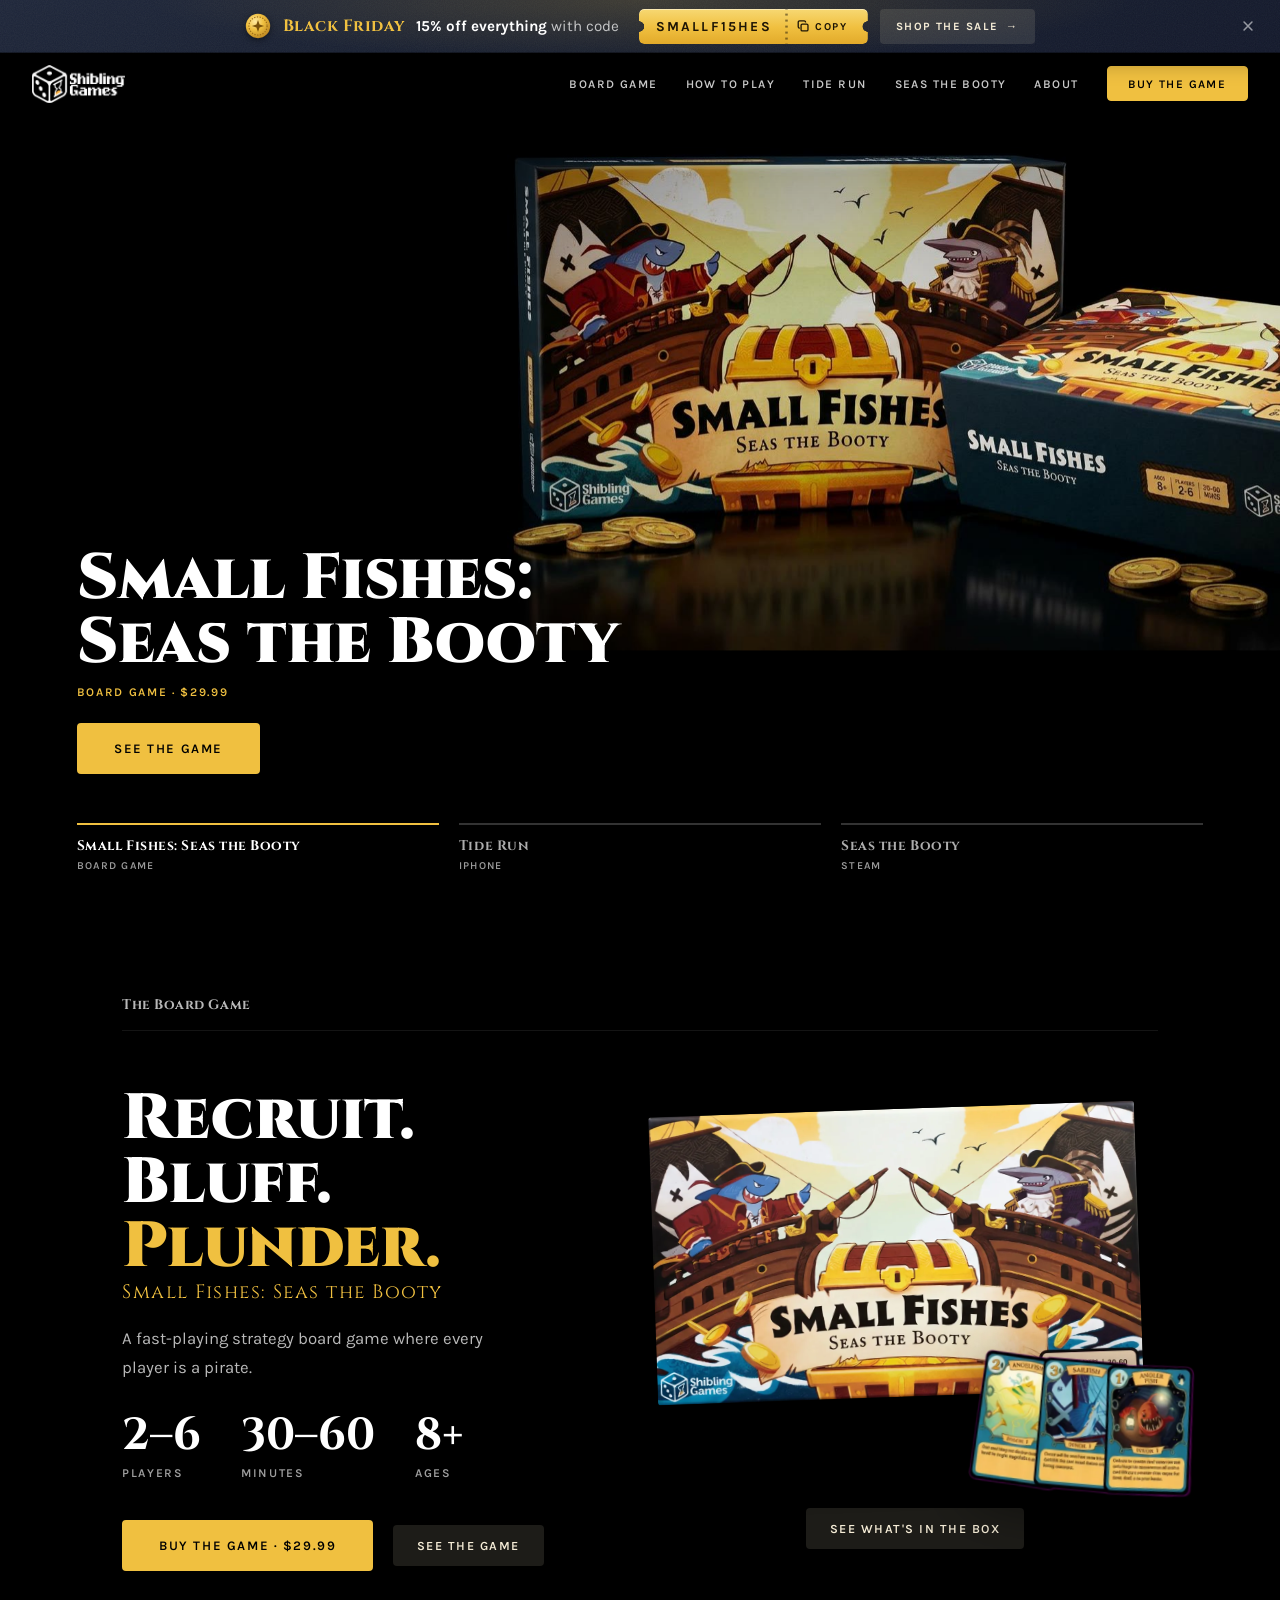
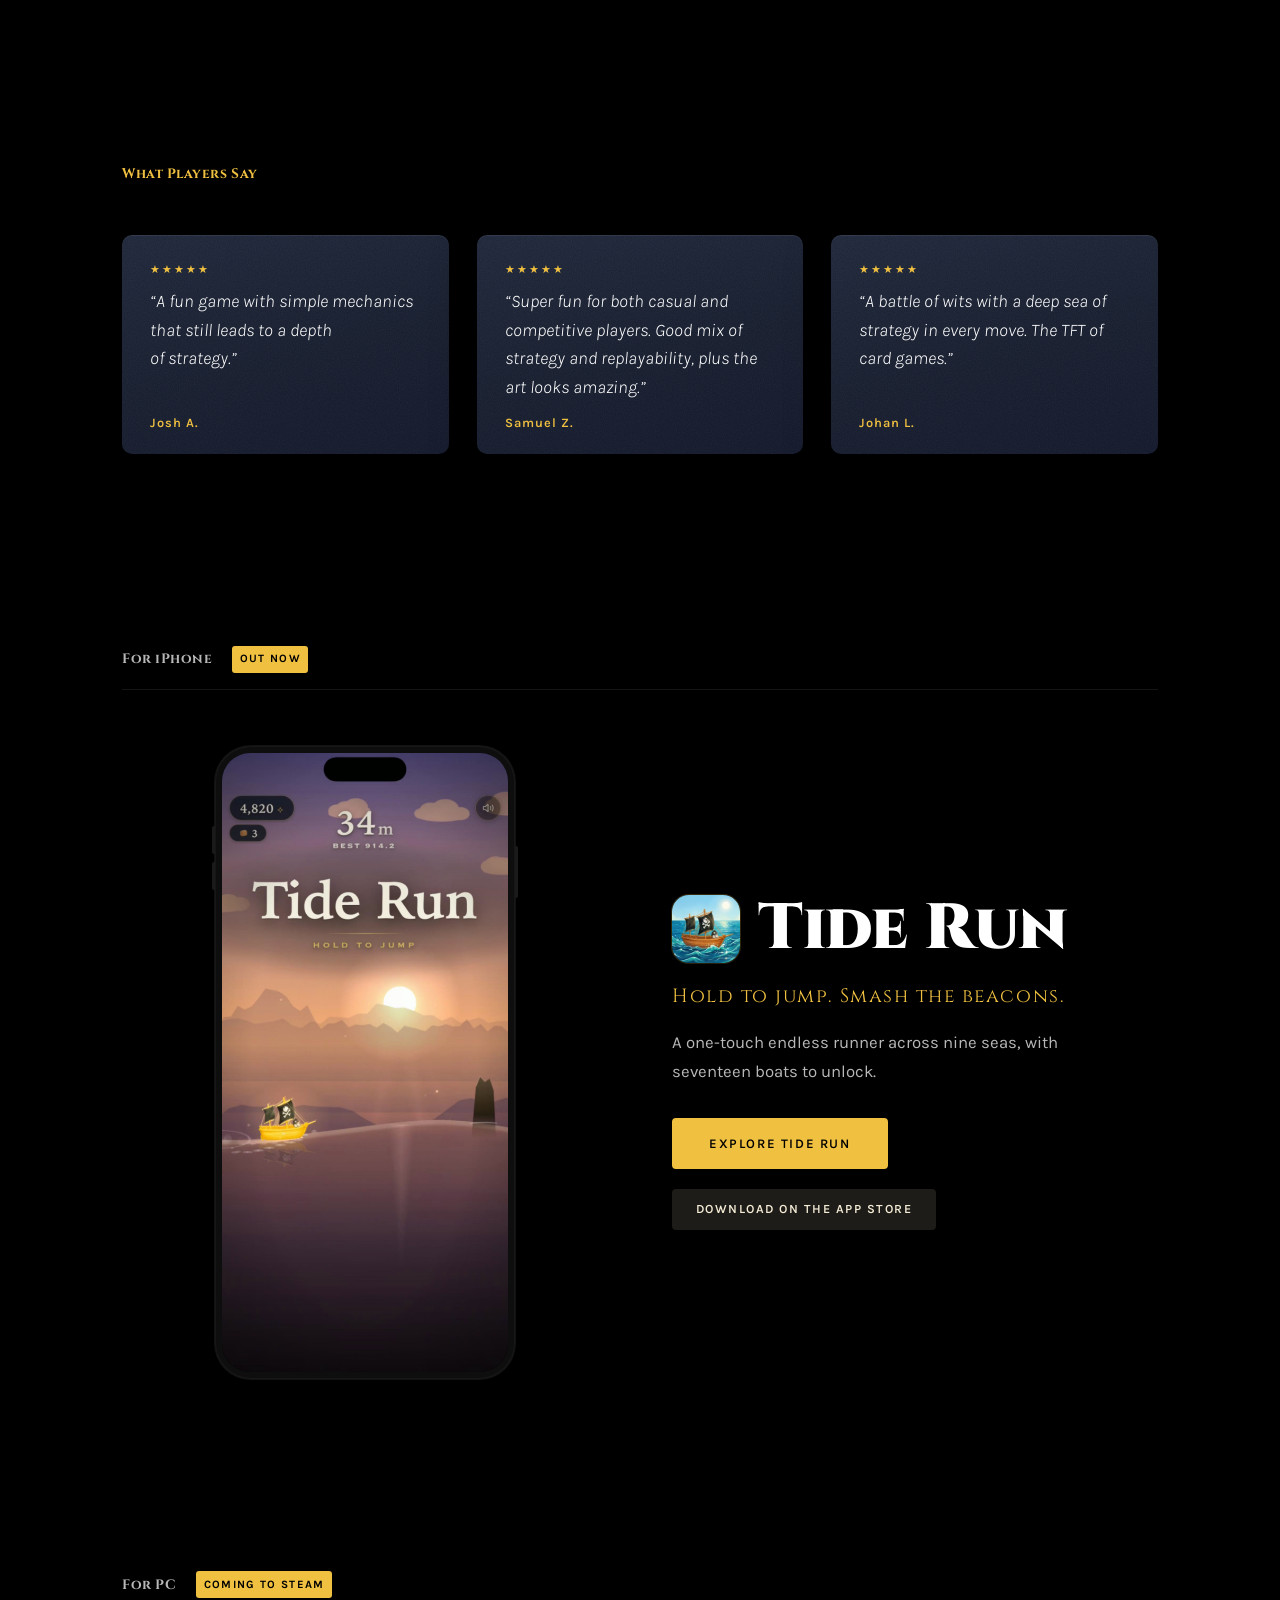
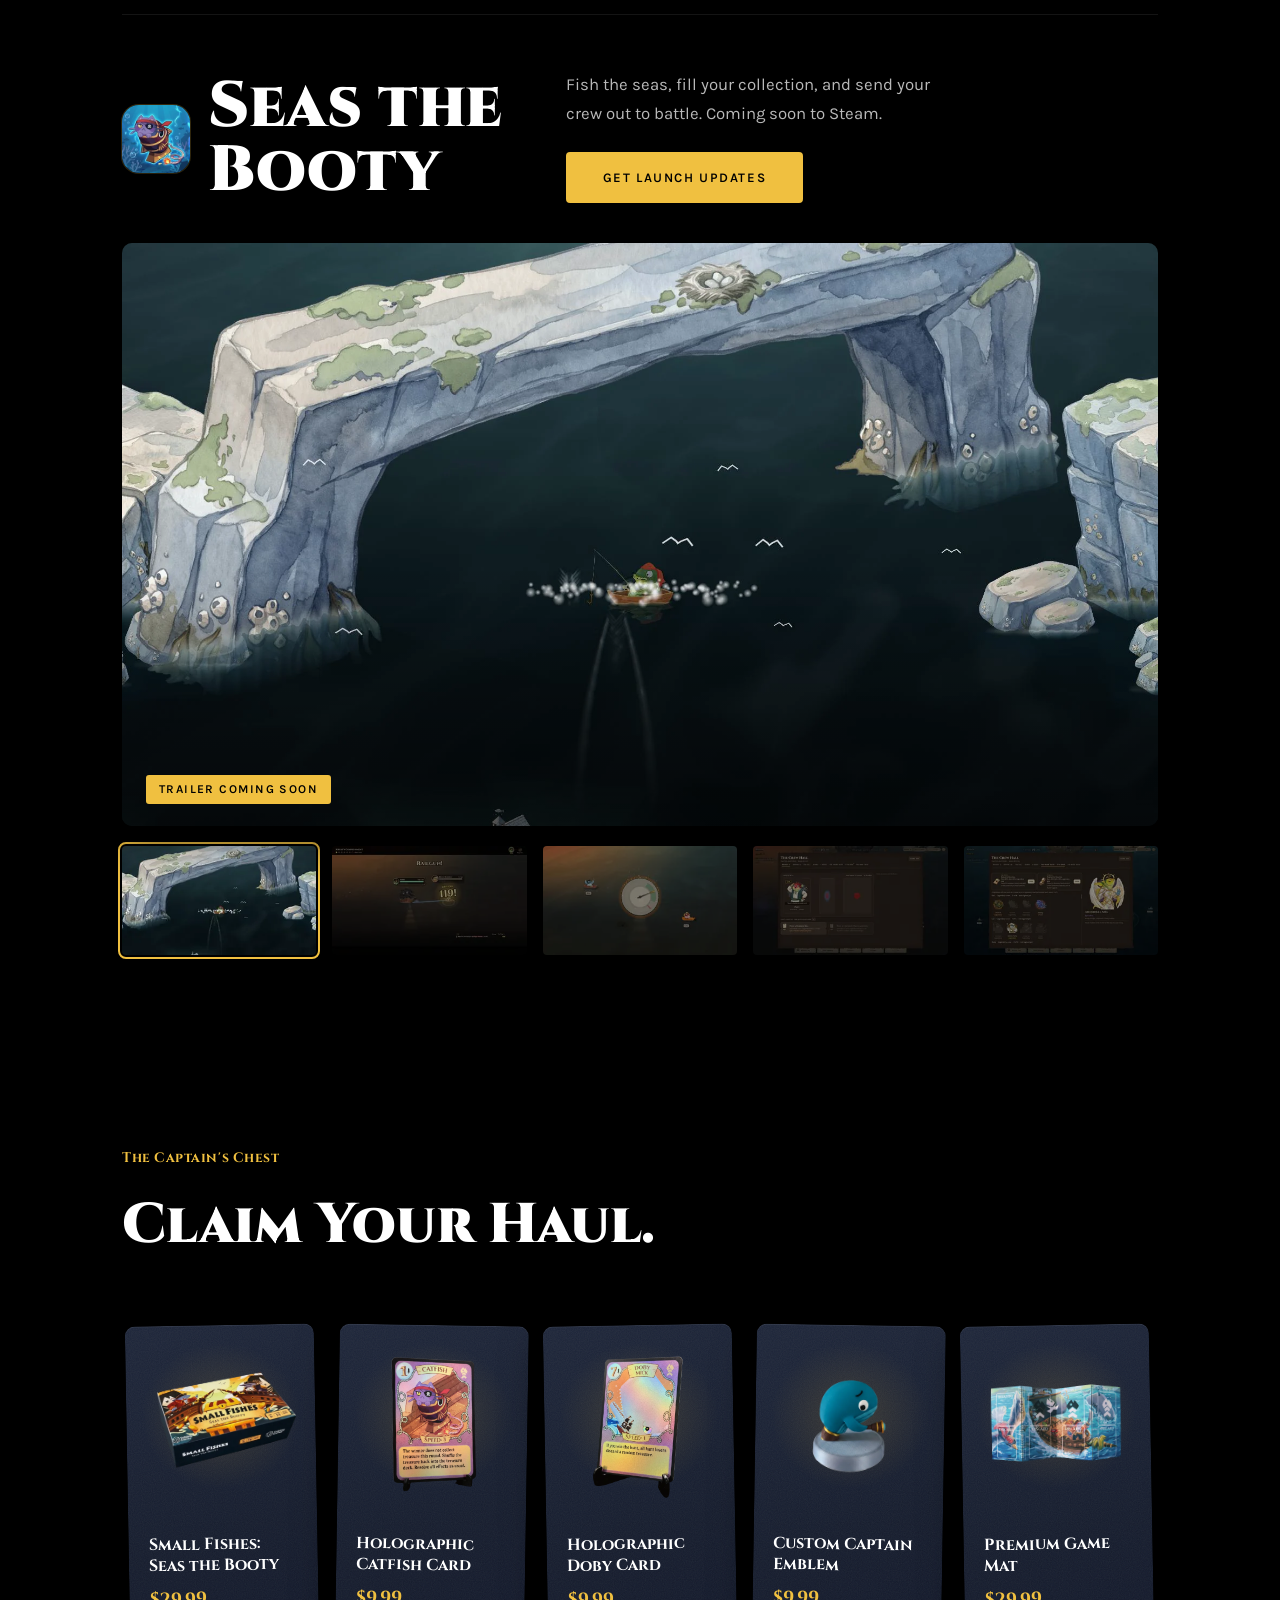
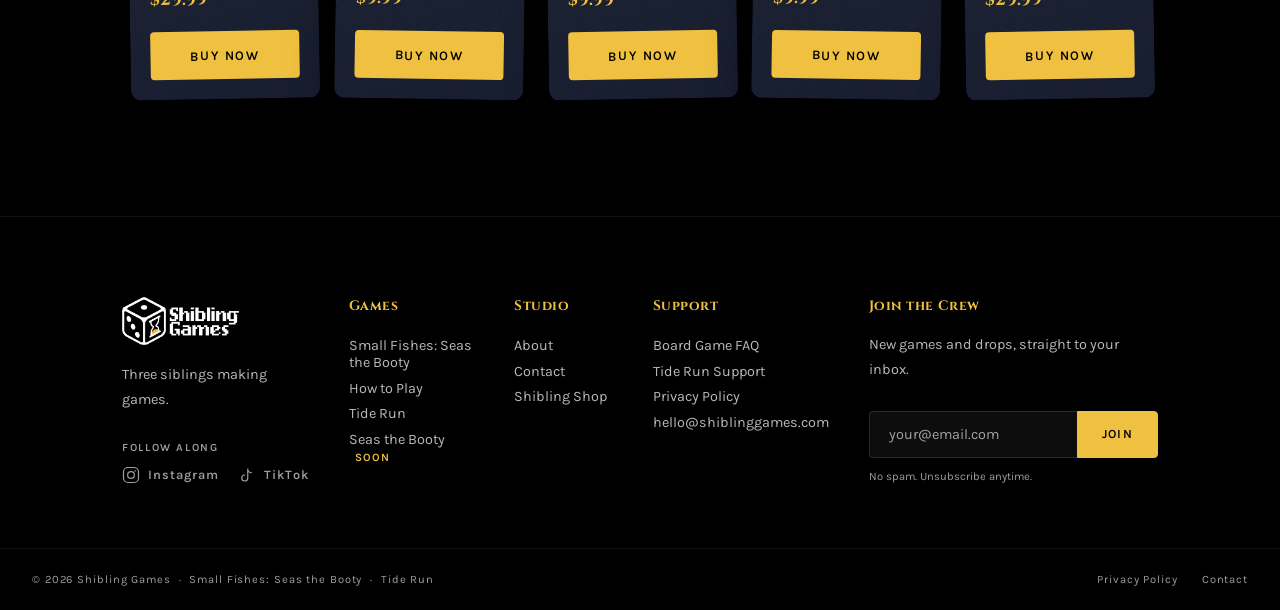
<file: index.html>
<!DOCTYPE html>
<html lang="en">

<head>
  <meta charset="UTF-8">
  <meta name="viewport" content="width=device-width, initial-scale=1.0">
  <title>Shibling Games: Small Fishes board game, Tide Run for iPhone</title>
  <meta name="description"
    content="Shibling Games makes the Small Fishes: Seas the Booty board game and the Tide Run runner for iPhone. Seas the Booty is coming to Steam.">

  <!-- Open Graph -->
  <meta property="og:type" content="website">
  <meta property="og:site_name" content="Shibling Games">
  <meta property="og:url" content="https://shiblinggames.com">
  <meta property="og:title" content="Shibling Games">
  <meta property="og:description" content="The Small Fishes board game, Tide Run for iPhone, and Seas the Booty, coming to Steam.">
  <meta property="og:image" content="https://shiblinggames.com/OG_image.jpeg">

  <!-- Twitter Card -->
  <meta name="twitter:card" content="summary_large_image">
  <meta name="twitter:title" content="Shibling Games">
  <meta name="twitter:description" content="The Small Fishes board game, Tide Run for iPhone, and Seas the Booty, coming to Steam.">
  <meta name="twitter:image" content="https://shiblinggames.com/OG_image.jpeg">

  <link rel="icon" type="image/png" href="favicon.png">
  <link rel="apple-touch-icon" href="apple-touch-icon.png">
  <link rel="canonical" href="https://shiblinggames.com">
  <link rel="preconnect" href="https://fonts.googleapis.com">
  <link rel="preconnect" href="https://fonts.gstatic.com" crossorigin>
  <link
    href="https://fonts.googleapis.com/css2?family=Cinzel:wght@400;700;900&family=Karla:ital,wght@0,300;0,400;0,600;1,300&display=swap"
    rel="stylesheet">
  <link rel="stylesheet" href="css/style.css?v=29">
  <link rel="stylesheet" href="css/sale.css?v=1">
  <link rel="stylesheet" href="css/home.css?v=20">
  <link rel="preload" as="image" href="art/hero-board.jpg">
  <script type="application/ld+json">
  {
    "@context": "https://schema.org",
    "@graph": [
      {
        "@type": "Organization",
        "name": "Shibling Games",
        "url": "https://shiblinggames.com",
        "logo": "https://shiblinggames.com/logo-mark.png",
        "email": "hello@shiblinggames.com",
        "sameAs": ["https://www.instagram.com/shiblinggames/", "https://www.tiktok.com/@shiblinggames"]
      }
    ]
  }
  </script>
</head>

<body>

  <a class="skip-link" href="#hero">Skip to content</a>
  <div id="page-transition"></div>

  <!-- SCROLL PROGRESS -->
  <div id="scroll-progress"></div>

  <!-- OCEAN BACKGROUND -->
  <div id="ocean-bg"></div>
  <div id="depth-overlay"></div>
  <div id="treasure-glow"></div>

  <!-- SITE-HEADER -->
  <header class="site-header">
    <nav>
      <a href="index.html" class="nav-logo" aria-label="Shibling Games home">
        <img src="logo-mark.png" alt="Shibling Games" width="391" height="160">
      </a>
      <div class="nav-links">
        <a href="small-fishes/" class="nav-link">Board Game</a>
        <a href="how-to-play.html" class="nav-link">How to Play</a>
        <a href="tiderun/" class="nav-link">Tide Run</a>
        <a href="#seas-the-booty" class="nav-link">Seas the Booty</a>
        <a href="about.html" class="nav-link">About</a>
        <a href="https://shiblingshop.com/products/small-fishes-seas-the-booty-strategy-card-game" class="nav-cta" target="_blank" rel="noopener">Buy the Game</a>
      </div>
      <button class="nav-hamburger" id="nav-hamburger" aria-label="Open menu" aria-expanded="false">
        <span></span><span></span><span></span>
      </button>
    </nav>
  </header>

  <div class="nav-mobile-menu" id="nav-mobile-menu">
    <nav class="nav-mobile-links">
      <a href="small-fishes/" class="nav-mobile-link">Board Game</a>
      <a href="how-to-play.html" class="nav-mobile-link">How to Play</a>
      <a href="tiderun/" class="nav-mobile-link">Tide Run</a>
      <a href="#seas-the-booty" class="nav-mobile-link">Seas the Booty</a>
      <a href="about.html" class="nav-mobile-link">About</a>
      <a href="contact.html" class="nav-mobile-link">Contact</a>
      <div class="nav-mobile-divider"></div>
      <a href="https://shiblingshop.com/products/small-fishes-seas-the-booty-strategy-card-game" class="cta-button nav-mobile-cta" target="_blank" rel="noopener">Buy the Game</a>
    </nav>
  </div>
  <!-- /SITE-HEADER -->

  <!-- HERO: one game at a time -->
  <section class="hero-carousel" id="hero" aria-roledescription="carousel" aria-label="Our games">
    <div class="slide slide--board is-active" id="slide-0" role="tabpanel" aria-roledescription="slide" aria-label="1 of 3">
      <img src="art/hero-board.jpg" alt="The Small Fishes: Seas the Booty box with gold coins" class="slide-art" width="1200" height="740">
      <div class="slide-caption">
        <h1 class="slide-name">Small Fishes:<br>Seas the Booty</h1>
        <span class="slide-status">Board game &middot; $29.99</span>
        <a href="small-fishes/" class="cta-button">See the game</a>
      </div>
    </div>

    <div class="slide slide--tiderun" id="slide-1" role="tabpanel" aria-roledescription="slide" aria-label="2 of 3">
      <img src="art/hero-tiderun.jpg" alt="A pirate boat sailing into a sunset in Tide Run" class="slide-art" width="1320" height="780">
      <div class="slide-caption">
        <h2 class="slide-name">Tide Run</h2>
        <span class="slide-status">iPhone &middot; Free on the App Store</span>
        <a href="tiderun/" class="cta-button">See the game</a>
      </div>
    </div>

    <div class="slide slide--online" id="slide-2" role="tabpanel" aria-roledescription="slide" aria-label="3 of 3">
      <picture>
        <img src="art/hero-seas-the-booty.jpg?v=2" alt="A flotilla of fishing boats at golden hour in Seas the Booty" class="slide-art" width="1920" height="880">
      </picture>
      <div class="slide-caption">
        <h2 class="slide-name">Seas the<br>Booty</h2>
        <span class="slide-status">PC &middot; Coming to Steam</span>
        <a href="#seas-the-booty" class="cta-button">See the game</a>
      </div>
    </div>

    <button class="hero-arrow hero-arrow--prev" data-dir="-1" aria-label="Previous game">
      <svg width="16" height="16" viewBox="0 0 16 16" fill="none" stroke="currentColor" stroke-width="1.6" stroke-linecap="round" stroke-linejoin="round" aria-hidden="true"><path d="M10 3L5 8l5 5"/></svg>
    </button>
    <button class="hero-arrow hero-arrow--next" data-dir="1" aria-label="Next game">
      <svg width="16" height="16" viewBox="0 0 16 16" fill="none" stroke="currentColor" stroke-width="1.6" stroke-linecap="round" stroke-linejoin="round" aria-hidden="true"><path d="M6 3l5 5-5 5"/></svg>
    </button>

    <div class="hero-tabs" role="tablist" aria-label="Choose a game">
      <button class="hero-tab is-active" role="tab" aria-selected="true" aria-controls="slide-0" data-slide="0">Small Fishes: Seas the Booty<small>Board game</small></button>
      <button class="hero-tab" role="tab" aria-selected="false" aria-controls="slide-1" tabindex="-1" data-slide="1">Tide Run<small>iPhone</small></button>
      <button class="hero-tab" role="tab" aria-selected="false" aria-controls="slide-2" tabindex="-1" data-slide="2">Seas the Booty<small>Steam</small></button>
    </div>
  </section>

  <!-- 01 The board game -->
  <section class="product" id="board-game">
    <div class="product-inner">
      <div class="product-head reveal">
        <span class="product-kicker">The Board Game</span>
      </div>
      <div class="product-layout">
        <div class="product-text reveal">
          <h2 class="product-heading">Recruit.<br>Bluff.<br><em>Plunder.</em></h2>
          <p class="product-sub">Small Fishes: Seas the Booty</p>
          <p class="product-body">A fast-playing strategy board game where every player is a pirate.</p>
          <div class="stats-row">
            <div class="stat-item">
              <span class="stat-num">2–6</span>
              <span class="stat-lbl">Players</span>
            </div>
            <div class="stat-item">
              <span class="stat-num">30–60</span>
              <span class="stat-lbl">Minutes</span>
            </div>
            <div class="stat-item">
              <span class="stat-num">8+</span>
              <span class="stat-lbl">Ages</span>
            </div>
          </div>
          <div class="product-actions">
            <a href="https://shiblingshop.com/products/small-fishes-seas-the-booty-strategy-card-game"
              class="cta-button" target="_blank" rel="noopener">Buy the Game &middot; $29.99</a>
            <a href="small-fishes/" class="section-learn-link">See the game</a>
          </div>
        </div>
        <div class="product-visual box-visual reveal" style="--d: 0.15s">
          <div class="box-stage drift">
            <img src="art/box-face.webp" alt="The Small Fishes: Seas the Booty box" class="box-face" width="1100" height="651" loading="lazy">
            <img src="art/fish-cards.webp" alt="Three fish cards from the game: Angelfish, Sailfish and Angler Fish" class="box-cards" width="538" height="330" loading="lazy">
          </div>
          <button type="button" class="section-learn-link box-open" id="itb-open" aria-haspopup="dialog">See what's in the box</button>
        </div>
      </div>
    </div>
  </section>

  <!-- REVIEWS -->
  <section class="reviews-section">
    <div class="reviews-inner">
      <span class="section-label reveal">What Players Say</span>
      <div class="reviews-grid">

        <figure class="review-card reveal">
          <div class="review-stars">★★★★★</div>
          <blockquote class="review-quote">A fun game with simple mechanics that still leads to a depth of
            strategy.</blockquote>
          <figcaption class="review-author">Josh A.</figcaption>
        </figure>

        <figure class="review-card reveal" style="--d: 0.1s">
          <div class="review-stars">★★★★★</div>
          <blockquote class="review-quote">Super fun for both casual and competitive players. Good mix of strategy
            and replayability, plus the art looks amazing.</blockquote>
          <figcaption class="review-author">Samuel Z.</figcaption>
        </figure>

        <figure class="review-card reveal" style="--d: 0.2s">
          <div class="review-stars">★★★★★</div>
          <blockquote class="review-quote">A battle of wits with a deep sea of strategy in every move. The TFT of
            card games.</blockquote>
          <figcaption class="review-author">Johan L.</figcaption>
        </figure>

      </div>
    </div>
  </section>

  <!-- 02 Tide Run -->
  <section class="product" id="tide-run">
    <div class="product-inner">
      <div class="product-head reveal">
        <span class="product-kicker">For iPhone</span>
        <span class="badge">Out Now</span>
      </div>
      <div class="product-layout product-layout--reverse">
        <div class="product-text reveal">
          <div class="product-title-row">
            <img src="tiderun/app-icon-176.webp" alt="Tide Run app icon" class="product-app-icon" width="176" height="176" loading="lazy">
            <h2 class="product-heading">Tide Run</h2>
          </div>
          <p class="product-sub">Hold to jump. Smash the beacons.</p>
          <p class="product-body">A one-touch endless runner across nine seas, with seventeen boats to unlock.</p>
          <div class="product-actions">
            <a href="tiderun/" class="cta-button">Explore Tide Run</a>
            <a href="https://apps.apple.com/us/app/tide-run/id6801934789" class="section-learn-link" target="_blank" rel="noopener">Download on the App Store</a>
          </div>
        </div>
        <div class="product-visual product-phone reveal" style="--d: 0.15s">
          <div class="phone-mockup drift">
            <div class="phone-frame">
              <div class="phone-screen">
                <video id="home-trailer" muted loop playsinline preload="none" poster="tiderun/trailer-poster.jpg" aria-label="Tide Run gameplay trailer">
                  <source src="tiderun/trailer.mp4" type="video/mp4">
                </video>
              </div>
            </div>
          </div>
        </div>
      </div>
    </div>
  </section>

  <!-- 03 Seas the Booty (Steam) -->
  <section class="product" id="seas-the-booty">
    <div class="product-inner">
      <div class="product-head reveal">
        <span class="product-kicker">For PC</span>
        <span class="badge">Coming to Steam</span>
      </div>
      <div class="product-layout product-layout--stack">
        <div class="product-text reveal">
          <div class="product-title-row">
            <img src="art/icon-online.webp" alt="Seas the Booty icon" class="product-app-icon" width="176" height="176" loading="lazy">
            <h2 class="product-heading">Seas the<br>Booty</h2>
          </div>
          <p class="product-body">Fish the seas, fill your collection, and send your crew out to battle. Coming soon to Steam.</p>
          <div class="product-actions">
            <a href="#crew" class="cta-button">Get launch updates</a>
          </div>
        </div>
        <div class="product-visual reveal" style="--d: 0.15s">
          <div class="online-gallery">
            <figure class="online-frame">
              <img src="art/online-north-arch.webp?v=2" alt="Sailing under a stone sea arch in Seas the Booty" id="online-main" width="1920" height="1080" loading="lazy">
              <figcaption class="online-frame-tag">Trailer coming soon</figcaption>
            </figure>
            <div class="online-thumbs" role="group" aria-label="Seas the Booty screenshots">
              <button type="button" class="online-thumb is-active" data-src="art/online-north-arch.webp?v=2" data-alt="Sailing under a stone sea arch" aria-pressed="true" aria-label="Show: Sailing under a stone sea arch"><img src="art/online-north-arch-thumb.webp" alt="" width="320" height="180" loading="lazy"></button>
              <button type="button" class="online-thumb" data-src="art/online-railgun-critical.webp?v=2" data-alt="A railgun critical hit for 119 in a ship battle" aria-pressed="false" aria-label="Show: A railgun critical hit for 119 in a ship battle"><img src="art/online-railgun-critical-thumb.webp" alt="" width="320" height="180" loading="lazy"></button>
              <button type="button" class="online-thumb" data-src="art/online-fishing-dial-sunset.webp?v=2" data-alt="The fishing dial at sunset, waiting on a catch" aria-pressed="false" aria-label="Show: The fishing dial at sunset, waiting on a catch"><img src="art/online-fishing-dial-sunset-thumb.webp" alt="" width="320" height="180" loading="lazy"></button>
              <button type="button" class="online-thumb" data-src="art/online-crew-hall-recruits.webp?v=2" data-alt="Recruiting new crew in the Crew Hall" aria-pressed="false" aria-label="Show: Recruiting new crew in the Crew Hall"><img src="art/online-crew-hall-recruits-thumb.webp" alt="" width="320" height="180" loading="lazy"></button>
              <button type="button" class="online-thumb" data-src="art/online-skin-collection.webp?v=2" data-alt="Browsing crew skins in the Crew Hall" aria-pressed="false" aria-label="Show: Browsing crew skins in the Crew Hall"><img src="art/online-skin-collection-thumb.webp" alt="" width="320" height="180" loading="lazy"></button>
            </div>
          </div>
        </div>
      </div>
    </div>
  </section>

  <!-- SHOP -->
  <section class="shop-section" id="shop">
    <div class="shop-inner">
      <span class="section-label reveal">The Captain's Chest</span>
      <h2 class="shop-heading reveal">Claim Your Haul.</h2>
      <div class="shop-carousel-wrap reveal" style="--d: 0.1s">
        <button class="shop-nav shop-nav--prev" id="shop-prev" aria-label="Previous items">&#8592;</button>
        <div class="shop-carousel" id="shop-carousel">

          <div class="shop-card">
            <div class="shop-card-image">
              <img src="boardgame.webp" alt="Small Fishes: Seas the Booty" width="800" height="537" loading="lazy">
            </div>
            <div class="shop-card-body">
              <h3 class="shop-card-title">Small Fishes: Seas the Booty</h3>
              <span class="shop-card-price">$29.99</span>
              <a href="https://shiblingshop.com/products/small-fishes-seas-the-booty-strategy-card-game"
                class="cta-button" target="_blank" rel="noopener">Buy Now</a>
            </div>
          </div>

          <div class="shop-card">
            <div class="shop-card-image">
              <img src="catfishholo.webp" alt="Holographic Catfish Card" width="800" height="1071" loading="lazy">
            </div>
            <div class="shop-card-body">
              <h3 class="shop-card-title">Holographic Catfish Card</h3>
              <span class="shop-card-price">$9.99</span>
              <a href="https://shiblingshop.com/products/toys-and-games-example-product-1?variant=43988061454435" class="cta-button" target="_blank" rel="noopener">Buy Now</a>
            </div>
          </div>

          <div class="shop-card">
            <div class="shop-card-image">
              <img src="dobyholo.webp" alt="Holographic Doby Card" width="800" height="1071" loading="lazy">
            </div>
            <div class="shop-card-body">
              <h3 class="shop-card-title">Holographic Doby Card</h3>
              <span class="shop-card-price">$9.99</span>
              <a href="https://shiblingshop.com/products/holographic-legendary-card-doby?variant=44038451855459" class="cta-button" target="_blank" rel="noopener">Buy Now</a>
            </div>
          </div>

          <div class="shop-card">
            <div class="shop-card-image">
              <img src="captainemblem.webp" alt="Custom Captain Emblem" width="800" height="800" loading="lazy">
            </div>
            <div class="shop-card-body">
              <h3 class="shop-card-title">Custom Captain Emblem</h3>
              <span class="shop-card-price">$9.99</span>
              <a href="https://shiblingshop.com/products/toys-and-games-example-product-2?variant=43988061487203" class="cta-button" target="_blank" rel="noopener">Buy Now</a>
            </div>
          </div>

          <div class="shop-card">
            <div class="shop-card-image">
              <img src="specialmat.webp" alt="Premium Game Mat" width="800" height="800" loading="lazy">
            </div>
            <div class="shop-card-body">
              <h3 class="shop-card-title">Premium Game Mat</h3>
              <span class="shop-card-price">$29.99</span>
              <a href="https://shiblingshop.com/products/toys-and-games-example-product-3?variant=43988061519971" class="cta-button" target="_blank" rel="noopener">Buy Now</a>
            </div>
          </div>

        </div>
        <button class="shop-nav shop-nav--next" id="shop-next" aria-label="Next items">&#8594;</button>
      </div>
    </div>
  </section>

  <!-- SITE-FOOTER -->
  <footer class="site-footer">
    <div class="footer-inner">

      <div class="footer-brand">
        <img src="logo-mark.png" alt="Shibling Games" class="footer-logo" width="391" height="160" loading="lazy">
        <p class="footer-body">Three siblings making games.</p>
        <div class="socials">
          <span class="socials-label">Follow along</span>
          <div class="socials-links">
            <a href="https://www.instagram.com/shiblinggames/" class="social-link" target="_blank" rel="noopener" aria-label="Instagram">
              <svg class="social-icon" width="18" height="18" viewBox="0 0 24 24" fill="none" xmlns="http://www.w3.org/2000/svg" aria-hidden="true">
                <rect x="2" y="2" width="20" height="20" rx="6" stroke="currentColor" stroke-width="1.6" />
                <circle cx="12" cy="12" r="4.5" stroke="currentColor" stroke-width="1.6" />
                <circle cx="17.5" cy="6.5" r="1" fill="currentColor" />
              </svg>
              <span>Instagram</span>
            </a>
            <a href="https://www.tiktok.com/@shiblinggames" class="social-link" target="_blank" rel="noopener" aria-label="TikTok">
              <svg class="social-icon" width="18" height="18" viewBox="0 0 24 24" fill="none" xmlns="http://www.w3.org/2000/svg" aria-hidden="true">
                <path d="M9 12a4 4 0 1 0 4 4V4a5 5 0 0 0 5 5" stroke="currentColor" stroke-width="1.6" stroke-linecap="round" stroke-linejoin="round" />
              </svg>
              <span>TikTok</span>
            </a>
          </div>
        </div>
      </div>

      <div class="footer-col">
        <p class="footer-col-title">Games</p>
        <a href="small-fishes/">Small Fishes: Seas the Booty</a>
        <a href="how-to-play.html">How to Play</a>
        <a href="tiderun/">Tide Run</a>
        <a href="#seas-the-booty">Seas the Booty <small>Soon</small></a>
      </div>

      <div class="footer-col">
        <p class="footer-col-title">Studio</p>
        <a href="about.html">About</a>
        <a href="contact.html">Contact</a>
        <a href="#shop">Shibling Shop</a>
      </div>

      <div class="footer-col">
        <p class="footer-col-title">Support</p>
        <a href="how-to-play.html#faq">Board Game FAQ</a>
        <a href="tiderun/support/">Tide Run Support</a>
        <a href="privacy.html">Privacy Policy</a>
        <a href="mailto:hello@shiblinggames.com">hello@shiblinggames.com</a>
      </div>

      <div class="footer-email" id="crew">
        <p class="footer-col-title">Join the Crew</p>
        <p class="footer-body">New games and drops, straight to your inbox.</p>
        <form id="email-form" class="email-form">
          <div class="email-form-row">
            <input type="email" id="email-input" name="email" placeholder="your@email.com" required autocomplete="email" />
            <button type="submit" class="email-submit">Join</button>
          </div>
          <p class="email-legal">No spam. Unsubscribe anytime.</p>
        </form>
        <div id="email-success" class="email-success" hidden>
          <span class="email-success-icon">&#10022;</span>
          <p>Welcome aboard. Check your inbox to confirm.</p>
        </div>
      </div>

    </div>
    <div class="footer-bar">
      <span>&copy; 2026 Shibling Games &nbsp;&middot;&nbsp; Small Fishes: Seas the Booty &nbsp;&middot;&nbsp; Tide Run</span>
      <div class="footer-bar-links">
        <a href="privacy.html">Privacy Policy</a>
        <a href="contact.html">Contact</a>
      </div>
    </div>
  </footer>
  <!-- /SITE-FOOTER -->

  <!-- WHAT'S IN THE BOX MODAL -->
  <div class="itb-modal" id="itb-modal" role="dialog" aria-modal="true" aria-label="What's in the box" hidden>
    <div class="itb-modal-backdrop" id="itb-modal-backdrop"></div>
    <button class="itb-modal-close" id="itb-modal-close" aria-label="Close"><svg width="14" height="14" viewBox="0 0 14 14" fill="none" stroke="currentColor" stroke-width="1.6" stroke-linecap="round" aria-hidden="true"><path d="M2 2l10 10M12 2L2 12"/></svg></button>
    <div class="itb-modal-content">
      <img src="inthebox.webp" alt="Everything in the Small Fishes box: playmat, 124 fish cards, 15 treasure cards, 12 indicators, captain's emblem, 50 coins and rulebook" class="itb-modal-img" width="1000" height="3514" loading="lazy">
    </div>
  </div>

  <script src="js/sale.js?v=2"></script>
  <script src="js/app.js?v=7"></script>
</body>

</html>
</file>
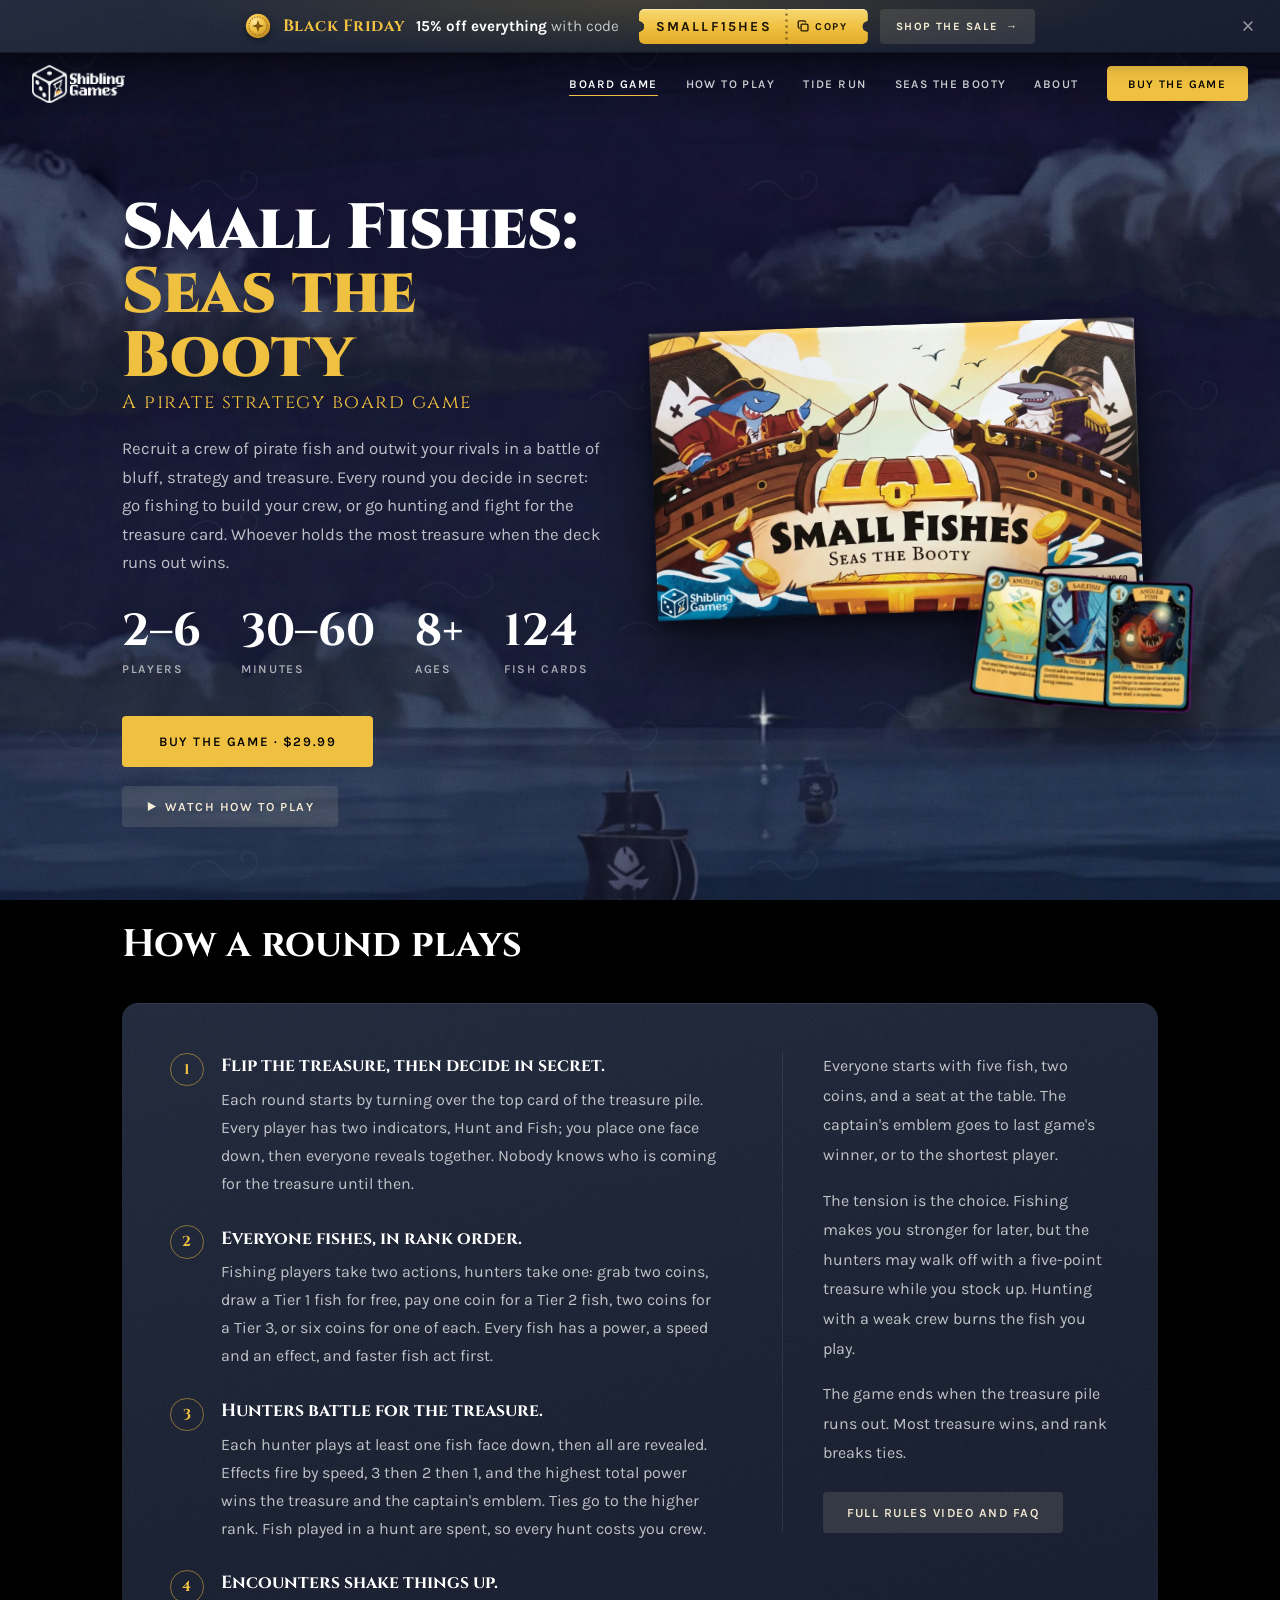
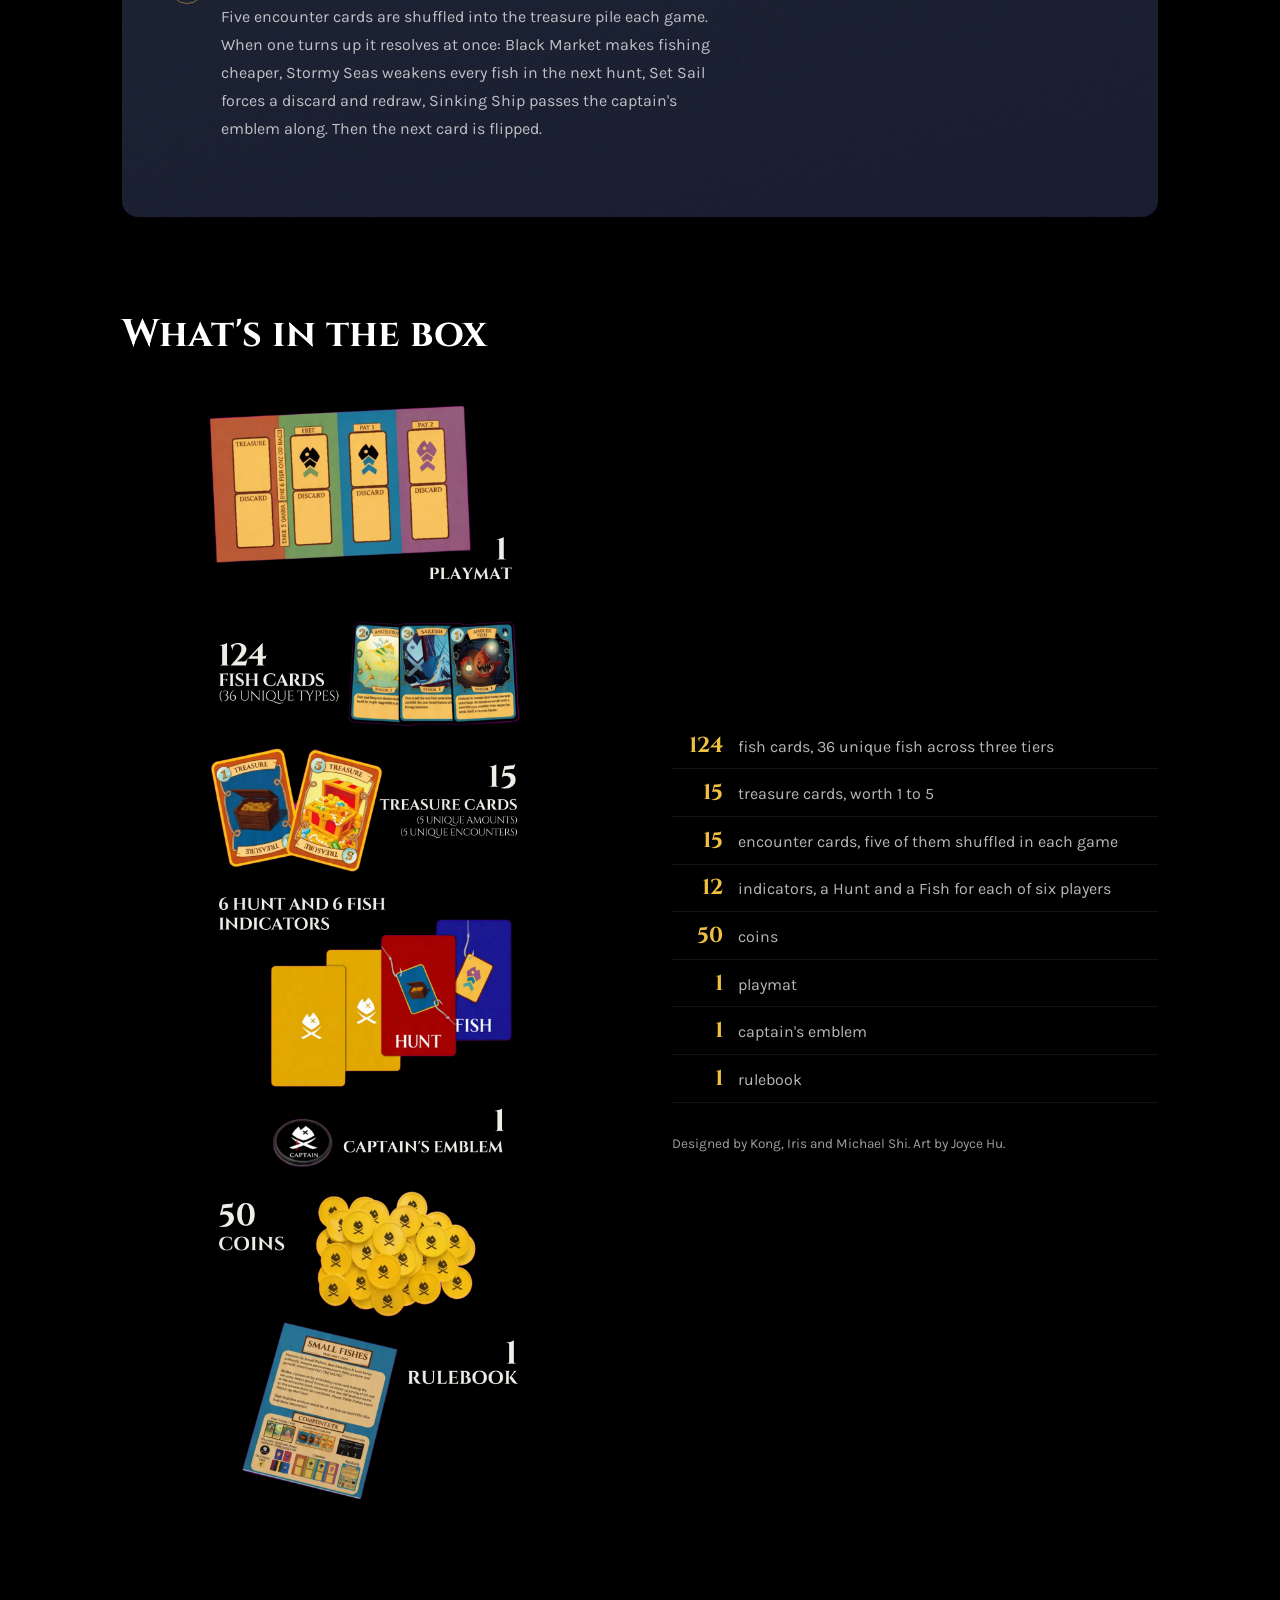
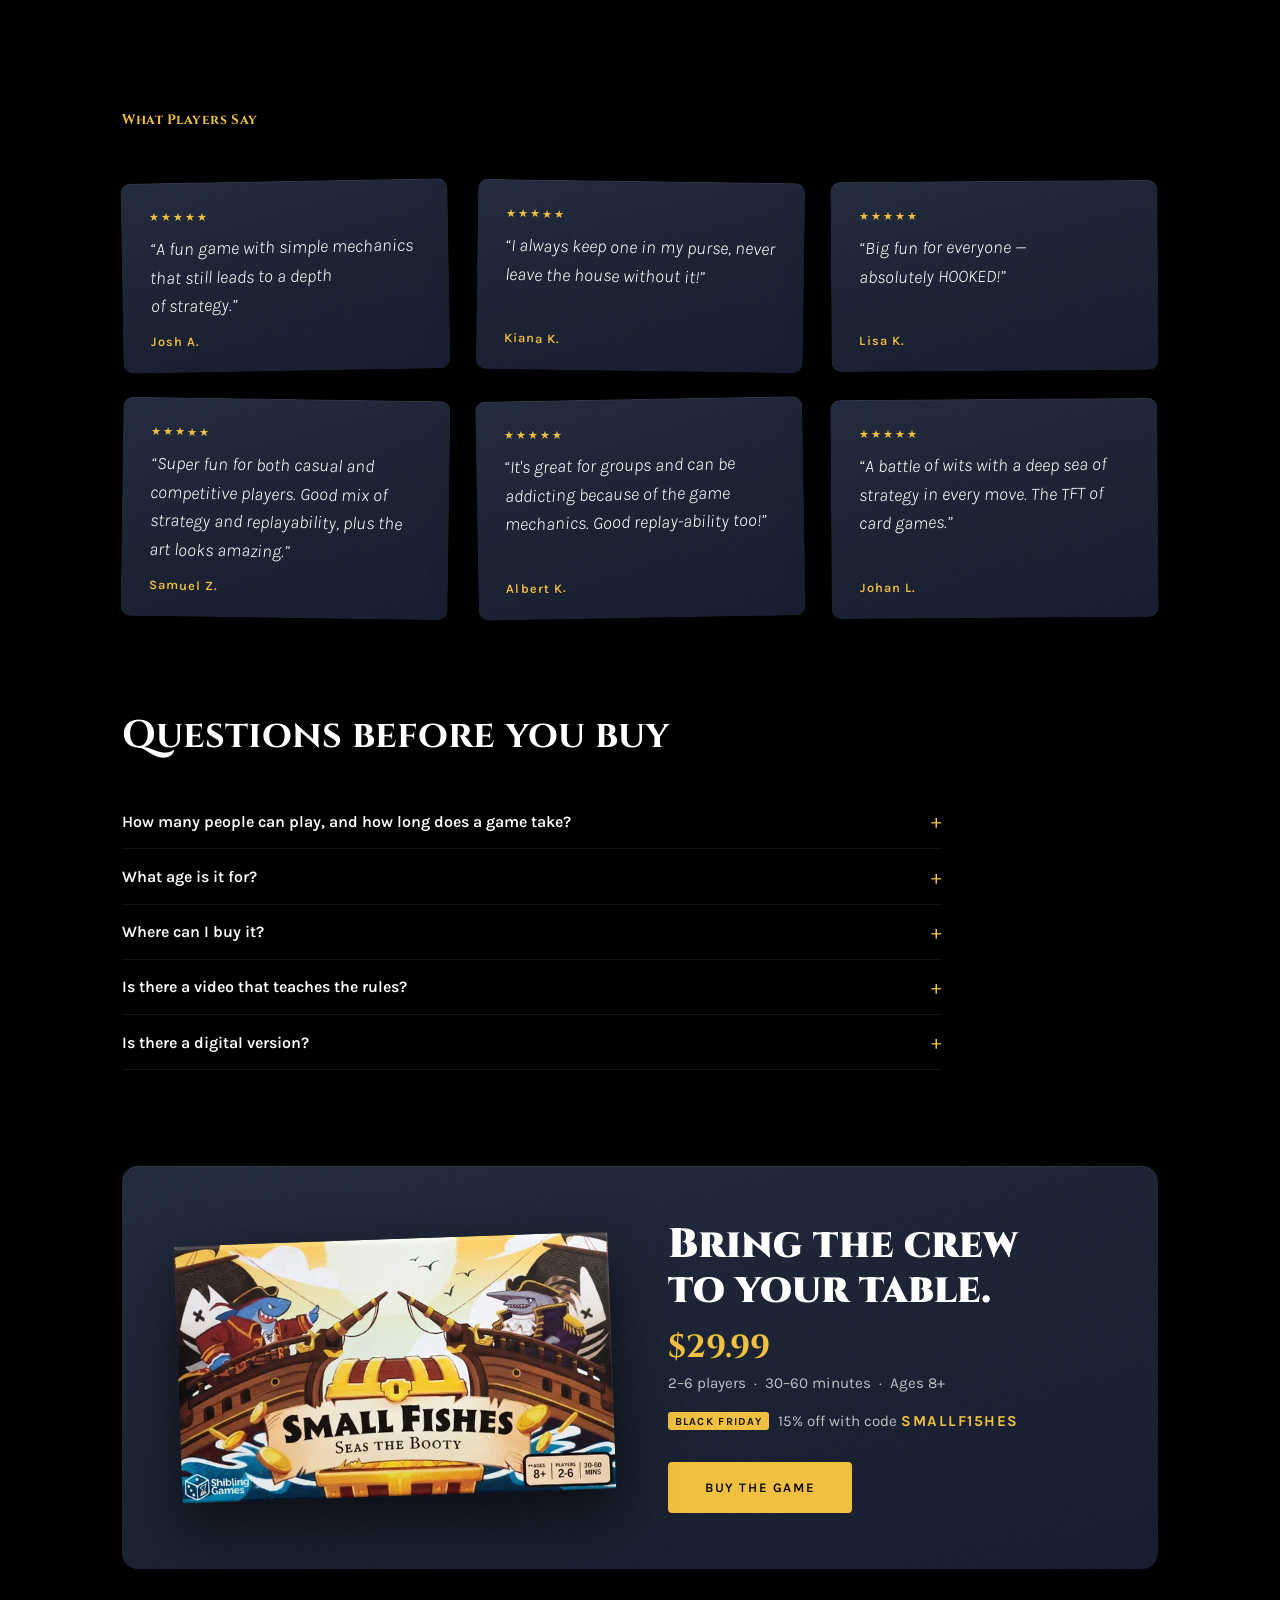
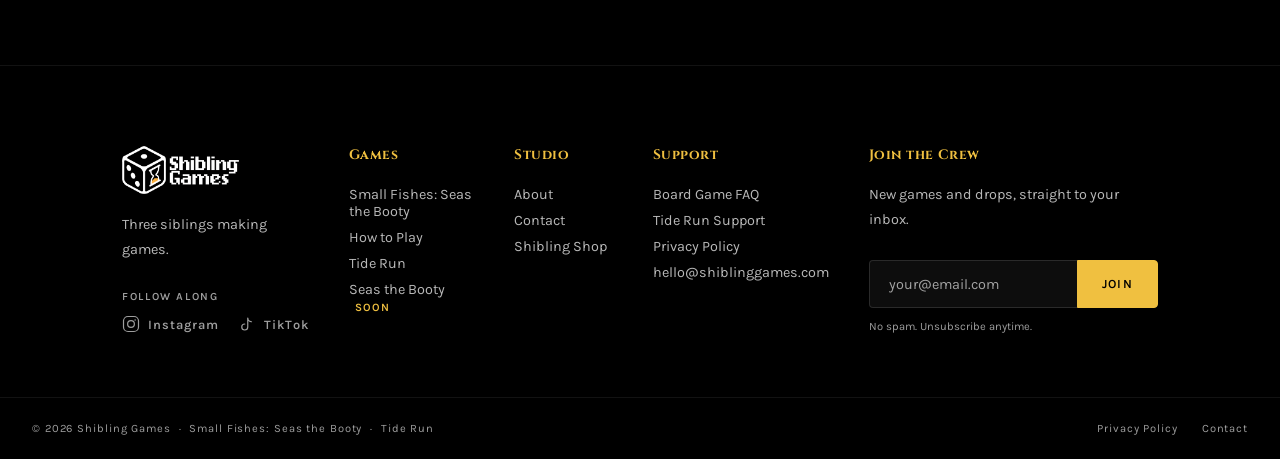
<file: small-fishes/index.html>
<!DOCTYPE html>
<html lang="en">

<head>
  <meta charset="UTF-8">
  <meta name="viewport" content="width=device-width, initial-scale=1.0">
  <title>Small Fishes: Seas the Booty board game | Shibling Games</title>
  <meta name="description" content="Small Fishes: Seas the Booty is a pirate strategy board game for 2 to 6 players. Fish for crew, hunt for treasure, bluff your rivals. 30 to 60 minutes, ages 8+.">

  <meta property="og:type" content="product">
  <meta property="og:site_name" content="Shibling Games">
  <meta property="og:url" content="https://shiblinggames.com/small-fishes/">
  <meta property="og:title" content="Small Fishes: Seas the Booty, a pirate strategy board game">
  <meta property="og:description" content="Fish for crew, hunt for treasure, and bluff your rivals. 2 to 6 players, 30 to 60 minutes, ages 8 and up.">
  <meta property="og:image" content="https://shiblinggames.com/OG_image.jpeg">
  <meta name="twitter:card" content="summary_large_image">
  <meta name="twitter:title" content="Small Fishes: Seas the Booty, a pirate strategy board game">
  <meta name="twitter:description" content="Fish for crew, hunt for treasure, and bluff your rivals. 2 to 6 players, 30 to 60 minutes, ages 8 and up.">
  <meta name="twitter:image" content="https://shiblinggames.com/OG_image.jpeg">

  <link rel="icon" type="image/png" href="../favicon.png">
  <link rel="apple-touch-icon" href="../apple-touch-icon.png">
  <link rel="canonical" href="https://shiblinggames.com/small-fishes/">
  <link rel="preconnect" href="https://fonts.googleapis.com">
  <link rel="preconnect" href="https://fonts.gstatic.com" crossorigin>
  <link href="https://fonts.googleapis.com/css2?family=Cinzel:wght@400;700;900&family=Karla:ital,wght@0,300;0,400;0,600;1,300&display=swap" rel="stylesheet">
  <link rel="stylesheet" href="../css/style.css?v=29">
  <link rel="stylesheet" href="../css/sale.css?v=1">
  <link rel="stylesheet" href="../css/home.css?v=20">
  <link rel="stylesheet" href="../css/how-to-play.css?v=8">
  <link rel="stylesheet" href="../css/small-fishes.css?v=6">
  <link rel="preload" as="image" href="../art/box-face.webp">

  <script type="application/ld+json">
  {
    "@context": "https://schema.org",
    "@type": "Product",
    "name": "Small Fishes: Seas the Booty",
    "description": "A pirate strategy board game for 2 to 6 players. Each round you secretly choose to fish for crew or hunt for treasure, then the hunters battle with their fish for the treasure card. Most treasure at the end wins. 30 to 60 minutes, ages 8 and up.",
    "image": ["https://shiblinggames.com/OG_image.jpeg", "https://shiblinggames.com/art/box-front.jpg"],
    "brand": { "@type": "Brand", "name": "Shibling Games" },
    "category": "Board game",
    "audience": { "@type": "PeopleAudience", "suggestedMinAge": 8 },
    "offers": {
      "@type": "Offer",
      "price": "29.99",
      "priceCurrency": "USD",
      "availability": "https://schema.org/InStock",
      "url": "https://shiblingshop.com/products/small-fishes-seas-the-booty-strategy-card-game",
      "seller": { "@type": "Organization", "name": "Shibling Games" }
    }
  }
  </script>
</head>

<body class="htp-page">

  <a class="skip-link" href="#main">Skip to content</a>
  <div id="page-transition"></div>

  <div id="scroll-progress"></div>
  <div id="ocean-bg"></div>
  <div id="depth-overlay"></div>
  <div id="treasure-glow"></div>

  <!-- SITE-HEADER -->
  <header class="site-header">
    <nav>
      <a href="../index.html" class="nav-logo" aria-label="Shibling Games home">
        <img src="../logo-mark.png" alt="Shibling Games" width="391" height="160">
      </a>
      <div class="nav-links">
        <a href="../small-fishes/" class="nav-link nav-link--active">Board Game</a>
        <a href="../how-to-play.html" class="nav-link">How to Play</a>
        <a href="../tiderun/" class="nav-link">Tide Run</a>
        <a href="../index.html#seas-the-booty" class="nav-link">Seas the Booty</a>
        <a href="../about.html" class="nav-link">About</a>
        <a href="https://shiblingshop.com/products/small-fishes-seas-the-booty-strategy-card-game" class="nav-cta" target="_blank" rel="noopener">Buy the Game</a>
      </div>
      <button class="nav-hamburger" id="nav-hamburger" aria-label="Open menu" aria-expanded="false">
        <span></span><span></span><span></span>
      </button>
    </nav>
  </header>

  <div class="nav-mobile-menu" id="nav-mobile-menu">
    <nav class="nav-mobile-links">
      <a href="../small-fishes/" class="nav-mobile-link">Board Game</a>
      <a href="../how-to-play.html" class="nav-mobile-link">How to Play</a>
      <a href="../tiderun/" class="nav-mobile-link">Tide Run</a>
      <a href="../index.html#seas-the-booty" class="nav-mobile-link">Seas the Booty</a>
      <a href="../about.html" class="nav-mobile-link">About</a>
      <a href="../contact.html" class="nav-mobile-link">Contact</a>
      <div class="nav-mobile-divider"></div>
      <a href="https://shiblingshop.com/products/small-fishes-seas-the-booty-strategy-card-game" class="cta-button nav-mobile-cta" target="_blank" rel="noopener">Buy the Game</a>
    </nav>
  </div>
  <!-- /SITE-HEADER -->

  <main class="sf-main" id="main">

    <!-- HERO -->
    <section class="product sf-hero">
      <div class="product-inner">
        <div class="product-layout">
          <div class="product-text">
            <h1 class="product-heading">Small Fishes:<br><em>Seas the Booty</em></h1>
            <p class="product-sub">A pirate strategy board game</p>
            <p class="product-body sf-lead">Recruit a crew of pirate fish and outwit your rivals in a battle of bluff, strategy and treasure. Every round you decide in secret: go fishing to build your crew, or go hunting and fight for the treasure card. Whoever holds the most treasure when the deck runs out wins.</p>
            <div class="stats-row">
              <div class="stat-item"><span class="stat-num">2–6</span><span class="stat-lbl">Players</span></div>
              <div class="stat-item"><span class="stat-num">30–60</span><span class="stat-lbl">Minutes</span></div>
              <div class="stat-item"><span class="stat-num">8+</span><span class="stat-lbl">Ages</span></div>
              <div class="stat-item"><span class="stat-num">124</span><span class="stat-lbl">Fish cards</span></div>
            </div>
            <div class="product-actions">
              <a href="https://shiblingshop.com/products/small-fishes-seas-the-booty-strategy-card-game" class="cta-button" target="_blank" rel="noopener">Buy the Game &middot; $29.99</a>
              <a href="../how-to-play.html" class="section-learn-link">
                <svg width="11" height="11" viewBox="0 0 12 12" fill="currentColor" aria-hidden="true"><polygon points="2,1 11,6 2,11"/></svg>
                Watch how to play
              </a>
            </div>
          </div>
          <div class="product-visual box-visual sf-hero-visual">
            <div class="box-stage">
              <img src="../art/box-face.webp" alt="The Small Fishes: Seas the Booty box" class="box-face" width="1100" height="651" fetchpriority="high">
              <img src="../art/fish-cards.webp" alt="Three fish cards from the game: Angelfish, Sailfish and Angler Fish" class="box-cards" width="538" height="330">
            </div>
          </div>
        </div>
      </div>
    </section>

    <!-- HOW A ROUND PLAYS -->
    <section class="product sf-section">
      <div class="product-inner">
        <h2 class="sf-heading">How a round plays</h2>
        <div class="sf-steps-layout sf-panel">
          <ol class="sf-steps">
            <li>
              <strong>Flip the treasure, then decide in secret.</strong>
              Each round starts by turning over the top card of the treasure pile. Every player has two indicators, Hunt and Fish; you place one face down, then everyone reveals together. Nobody knows who is coming for the treasure until then.
            </li>
            <li>
              <strong>Everyone fishes, in rank order.</strong>
              Fishing players take two actions, hunters take one: grab two coins, draw a Tier 1 fish for free, pay one coin for a Tier 2 fish, two coins for a Tier 3, or six coins for one of each. Every fish has a power, a speed and an effect, and faster fish act first.
            </li>
            <li>
              <strong>Hunters battle for the treasure.</strong>
              Each hunter plays at least one fish face down, then all are revealed. Effects fire by speed, 3 then 2 then 1, and the highest total power wins the treasure and the captain's emblem. Ties go to the higher rank. Fish played in a hunt are spent, so every hunt costs you crew.
            </li>
            <li>
              <strong>Encounters shake things up.</strong>
              Five encounter cards are shuffled into the treasure pile each game. When one turns up it resolves at once: Black Market makes fishing cheaper, Stormy Seas weakens every fish in the next hunt, Set Sail forces a discard and redraw, Sinking Ship passes the captain's emblem along. Then the next card is flipped.
            </li>
          </ol>
          <div class="sf-steps-aside">
            <p class="htp-about-body">Everyone starts with five fish, two coins, and a seat at the table. The captain's emblem goes to last game's winner, or to the shortest player.</p>
            <p class="htp-about-body">The tension is the choice. Fishing makes you stronger for later, but the hunters may walk off with a five-point treasure while you stock up. Hunting with a weak crew burns the fish you play.</p>
            <p class="htp-about-body">The game ends when the treasure pile runs out. Most treasure wins, and rank breaks ties.</p>
            <a href="../how-to-play.html" class="section-learn-link">Full rules video and FAQ</a>
          </div>
        </div>
      </div>
    </section>

    <!-- WHAT'S IN THE BOX -->
    <section class="product sf-section">
      <div class="product-inner">
        <h2 class="sf-heading">What's in the box</h2>
        <div class="product-layout product-layout--reverse">
          <div class="product-text">
            <ul class="sf-components">
              <li><span class="sf-count">124</span> fish cards, 36 unique fish across three tiers</li>
              <li><span class="sf-count">15</span> treasure cards, worth 1 to 5</li>
              <li><span class="sf-count">15</span> encounter cards, five of them shuffled in each game</li>
              <li><span class="sf-count">12</span> indicators, a Hunt and a Fish for each of six players</li>
              <li><span class="sf-count">50</span> coins</li>
              <li><span class="sf-count">1</span> playmat</li>
              <li><span class="sf-count">1</span> captain's emblem</li>
              <li><span class="sf-count">1</span> rulebook</li>
            </ul>
            <p class="htp-about-body sf-credits">Designed by Kong, Iris and Michael Shi. Art by Joyce Hu.</p>
          </div>
          <div class="product-visual">
            <img src="../inthebox.webp" alt="Everything in the Small Fishes box laid out: playmat, fish cards, treasure cards, indicators, emblem, coins and rulebook" class="sf-contents" width="1000" height="3514" loading="lazy" decoding="async">
          </div>
        </div>
      </div>
    </section>

    <!-- REVIEWS -->
    <section class="reviews-section">
      <div class="reviews-inner">
        <span class="section-label">What Players Say</span>
        <div class="reviews-grid">
          <figure class="review-card">
            <div class="review-stars">★★★★★</div>
            <blockquote class="review-quote">A fun game with simple mechanics that still leads to a depth of strategy.</blockquote>
            <figcaption class="review-author">Josh A.</figcaption>
          </figure>
          <figure class="review-card">
            <div class="review-stars">★★★★★</div>
            <blockquote class="review-quote">I always keep one in my purse, never leave the house without it!</blockquote>
            <figcaption class="review-author">Kiana K.</figcaption>
          </figure>
          <figure class="review-card">
            <div class="review-stars">★★★★★</div>
            <blockquote class="review-quote">Big fun for everyone — absolutely HOOKED!</blockquote>
            <figcaption class="review-author">Lisa K.</figcaption>
          </figure>
          <figure class="review-card">
            <div class="review-stars">★★★★★</div>
            <blockquote class="review-quote">Super fun for both casual and competitive players. Good mix of strategy and replayability, plus the art looks amazing.</blockquote>
            <figcaption class="review-author">Samuel Z.</figcaption>
          </figure>
          <figure class="review-card">
            <div class="review-stars">★★★★★</div>
            <blockquote class="review-quote">It's great for groups and can be addicting because of the game mechanics. Good replay-ability too!</blockquote>
            <figcaption class="review-author">Albert K.</figcaption>
          </figure>
          <figure class="review-card">
            <div class="review-stars">★★★★★</div>
            <blockquote class="review-quote">A battle of wits with a deep sea of strategy in every move. The TFT of card games.</blockquote>
            <figcaption class="review-author">Johan L.</figcaption>
          </figure>
        </div>
      </div>
    </section>

    <!-- FAQ -->
    <section class="product sf-section">
      <div class="product-inner sf-faq">
        <h2 class="sf-heading">Questions before you buy</h2>

        <details class="faq-item">
          <summary class="faq-question">How many people can play, and how long does a game take?</summary>
          <p class="faq-answer">Two to six players. A game runs 30 to 60 minutes depending on the table. You can shorten it by playing with fewer treasure cards, or pick your favorite encounters.</p>
        </details>
        <details class="faq-item">
          <summary class="faq-question">What age is it for?</summary>
          <p class="faq-answer">Ages 8 and up. A round has three phases and the rulebook is short; the bluffing is what grows with the players.</p>
        </details>
        <details class="faq-item">
          <summary class="faq-question">Where can I buy it?</summary>
          <p class="faq-answer">From the <a href="https://shiblingshop.com/products/small-fishes-seas-the-booty-strategy-card-game" class="privacy-link" target="_blank" rel="noopener">Shibling Shop</a> for $29.99. Holographic cards, a captain's emblem and a playmat are sold separately.</p>
        </details>
        <details class="faq-item">
          <summary class="faq-question">Is there a video that teaches the rules?</summary>
          <p class="faq-answer">Yes. The <a href="../how-to-play.html" class="privacy-link">how-to-play page</a> has the video and a FAQ on effects, ties and card timing.</p>
        </details>
        <details class="faq-item">
          <summary class="faq-question">Is there a digital version?</summary>
          <p class="faq-answer">Not of the board game itself. Seas the Booty, a PC game set in the same world, is coming to Steam.</p>
        </details>
      </div>
    </section>

    <!-- BUY -->
    <section class="sf-buy" id="sf-buy" aria-labelledby="sf-buy-heading">
      <div class="sf-buy-card">
        <img src="../art/box-face-600.webp" alt="" class="sf-buy-box" width="600" height="355" loading="lazy">
        <div class="sf-buy-body">
          <h2 class="sf-buy-heading" id="sf-buy-heading">Bring the crew to your table.</h2>
          <p class="sf-buy-price">$29.99</p>
          <p class="sf-buy-details">2&ndash;6 players &nbsp;&middot;&nbsp; 30&ndash;60 minutes &nbsp;&middot;&nbsp; Ages 8+</p>
          <a href="https://shiblingshop.com/products/small-fishes-seas-the-booty-strategy-card-game" class="cta-button" target="_blank" rel="noopener">Buy the Game</a>
        </div>
      </div>
    </section>

  </main>

  <!-- mobile: buy bar once the hero buttons scroll away -->
  <div class="sf-sticky-buy" id="sf-sticky-buy" hidden>
    <span class="sf-sticky-price">Small Fishes &middot; <strong>$29.99</strong></span>
    <a href="https://shiblingshop.com/products/small-fishes-seas-the-booty-strategy-card-game" class="cta-button" target="_blank" rel="noopener">Buy</a>
  </div>

  <!-- SITE-FOOTER -->
  <footer class="site-footer">
    <div class="footer-inner">

      <div class="footer-brand">
        <img src="../logo-mark.png" alt="Shibling Games" class="footer-logo" width="391" height="160" loading="lazy">
        <p class="footer-body">Three siblings making games.</p>
        <div class="socials">
          <span class="socials-label">Follow along</span>
          <div class="socials-links">
            <a href="https://www.instagram.com/shiblinggames/" class="social-link" target="_blank" rel="noopener" aria-label="Instagram">
              <svg class="social-icon" width="18" height="18" viewBox="0 0 24 24" fill="none" xmlns="http://www.w3.org/2000/svg" aria-hidden="true">
                <rect x="2" y="2" width="20" height="20" rx="6" stroke="currentColor" stroke-width="1.6" />
                <circle cx="12" cy="12" r="4.5" stroke="currentColor" stroke-width="1.6" />
                <circle cx="17.5" cy="6.5" r="1" fill="currentColor" />
              </svg>
              <span>Instagram</span>
            </a>
            <a href="https://www.tiktok.com/@shiblinggames" class="social-link" target="_blank" rel="noopener" aria-label="TikTok">
              <svg class="social-icon" width="18" height="18" viewBox="0 0 24 24" fill="none" xmlns="http://www.w3.org/2000/svg" aria-hidden="true">
                <path d="M9 12a4 4 0 1 0 4 4V4a5 5 0 0 0 5 5" stroke="currentColor" stroke-width="1.6" stroke-linecap="round" stroke-linejoin="round" />
              </svg>
              <span>TikTok</span>
            </a>
          </div>
        </div>
      </div>

      <div class="footer-col">
        <p class="footer-col-title">Games</p>
        <a href="../small-fishes/">Small Fishes: Seas the Booty</a>
        <a href="../how-to-play.html">How to Play</a>
        <a href="../tiderun/">Tide Run</a>
        <a href="../index.html#seas-the-booty">Seas the Booty <small>Soon</small></a>
      </div>

      <div class="footer-col">
        <p class="footer-col-title">Studio</p>
        <a href="../about.html">About</a>
        <a href="../contact.html">Contact</a>
        <a href="../index.html#shop">Shibling Shop</a>
      </div>

      <div class="footer-col">
        <p class="footer-col-title">Support</p>
        <a href="../how-to-play.html#faq">Board Game FAQ</a>
        <a href="../tiderun/support/">Tide Run Support</a>
        <a href="../privacy.html">Privacy Policy</a>
        <a href="mailto:hello@shiblinggames.com">hello@shiblinggames.com</a>
      </div>

      <div class="footer-email" id="crew">
        <p class="footer-col-title">Join the Crew</p>
        <p class="footer-body">New games and drops, straight to your inbox.</p>
        <form id="email-form" class="email-form">
          <div class="email-form-row">
            <input type="email" id="email-input" name="email" placeholder="your@email.com" required autocomplete="email" />
            <button type="submit" class="email-submit">Join</button>
          </div>
          <p class="email-legal">No spam. Unsubscribe anytime.</p>
        </form>
        <div id="email-success" class="email-success" hidden>
          <span class="email-success-icon">&#10022;</span>
          <p>Welcome aboard. Check your inbox to confirm.</p>
        </div>
      </div>

    </div>
    <div class="footer-bar">
      <span>&copy; 2026 Shibling Games &nbsp;&middot;&nbsp; Small Fishes: Seas the Booty &nbsp;&middot;&nbsp; Tide Run</span>
      <div class="footer-bar-links">
        <a href="../privacy.html">Privacy Policy</a>
        <a href="../contact.html">Contact</a>
      </div>
    </div>
  </footer>
  <!-- /SITE-FOOTER -->

  <script src="../js/sale.js?v=2"></script>
  <script src="../js/app.js?v=7"></script>
</body>

</html>
</file>
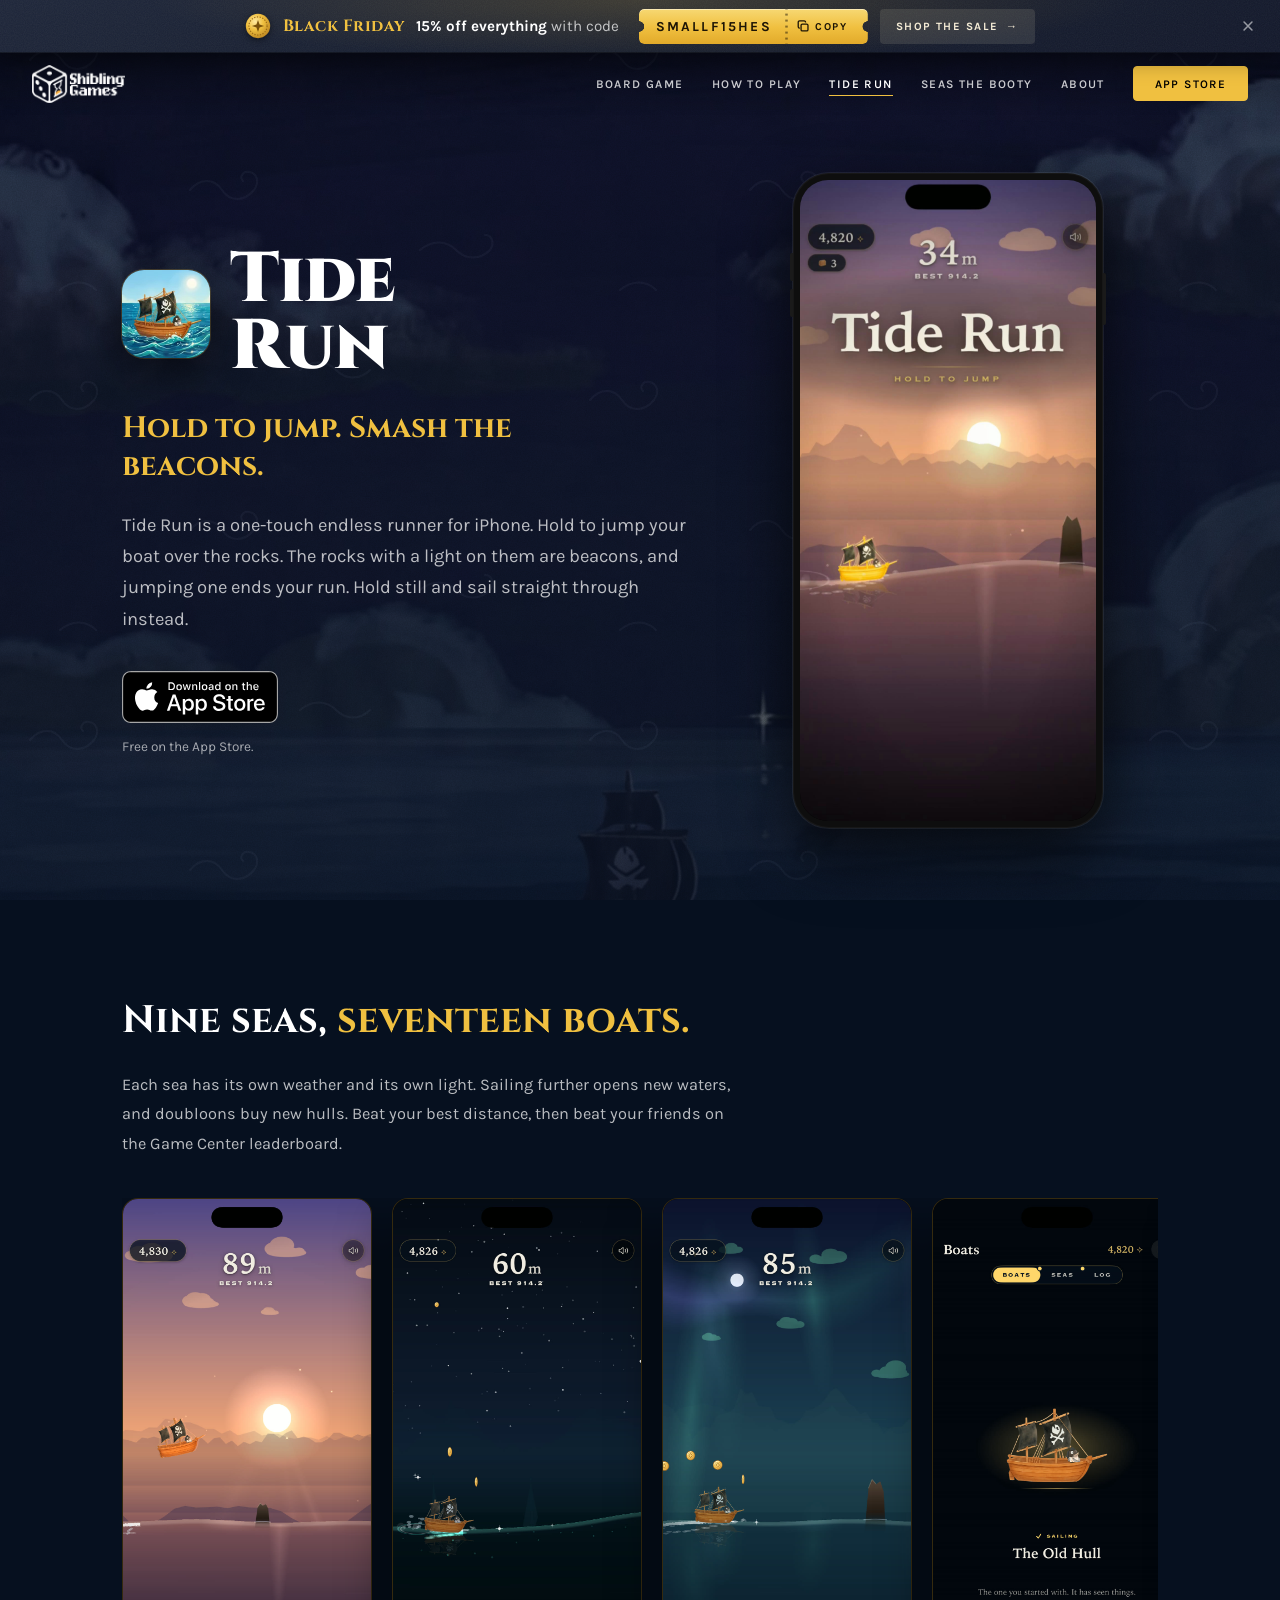
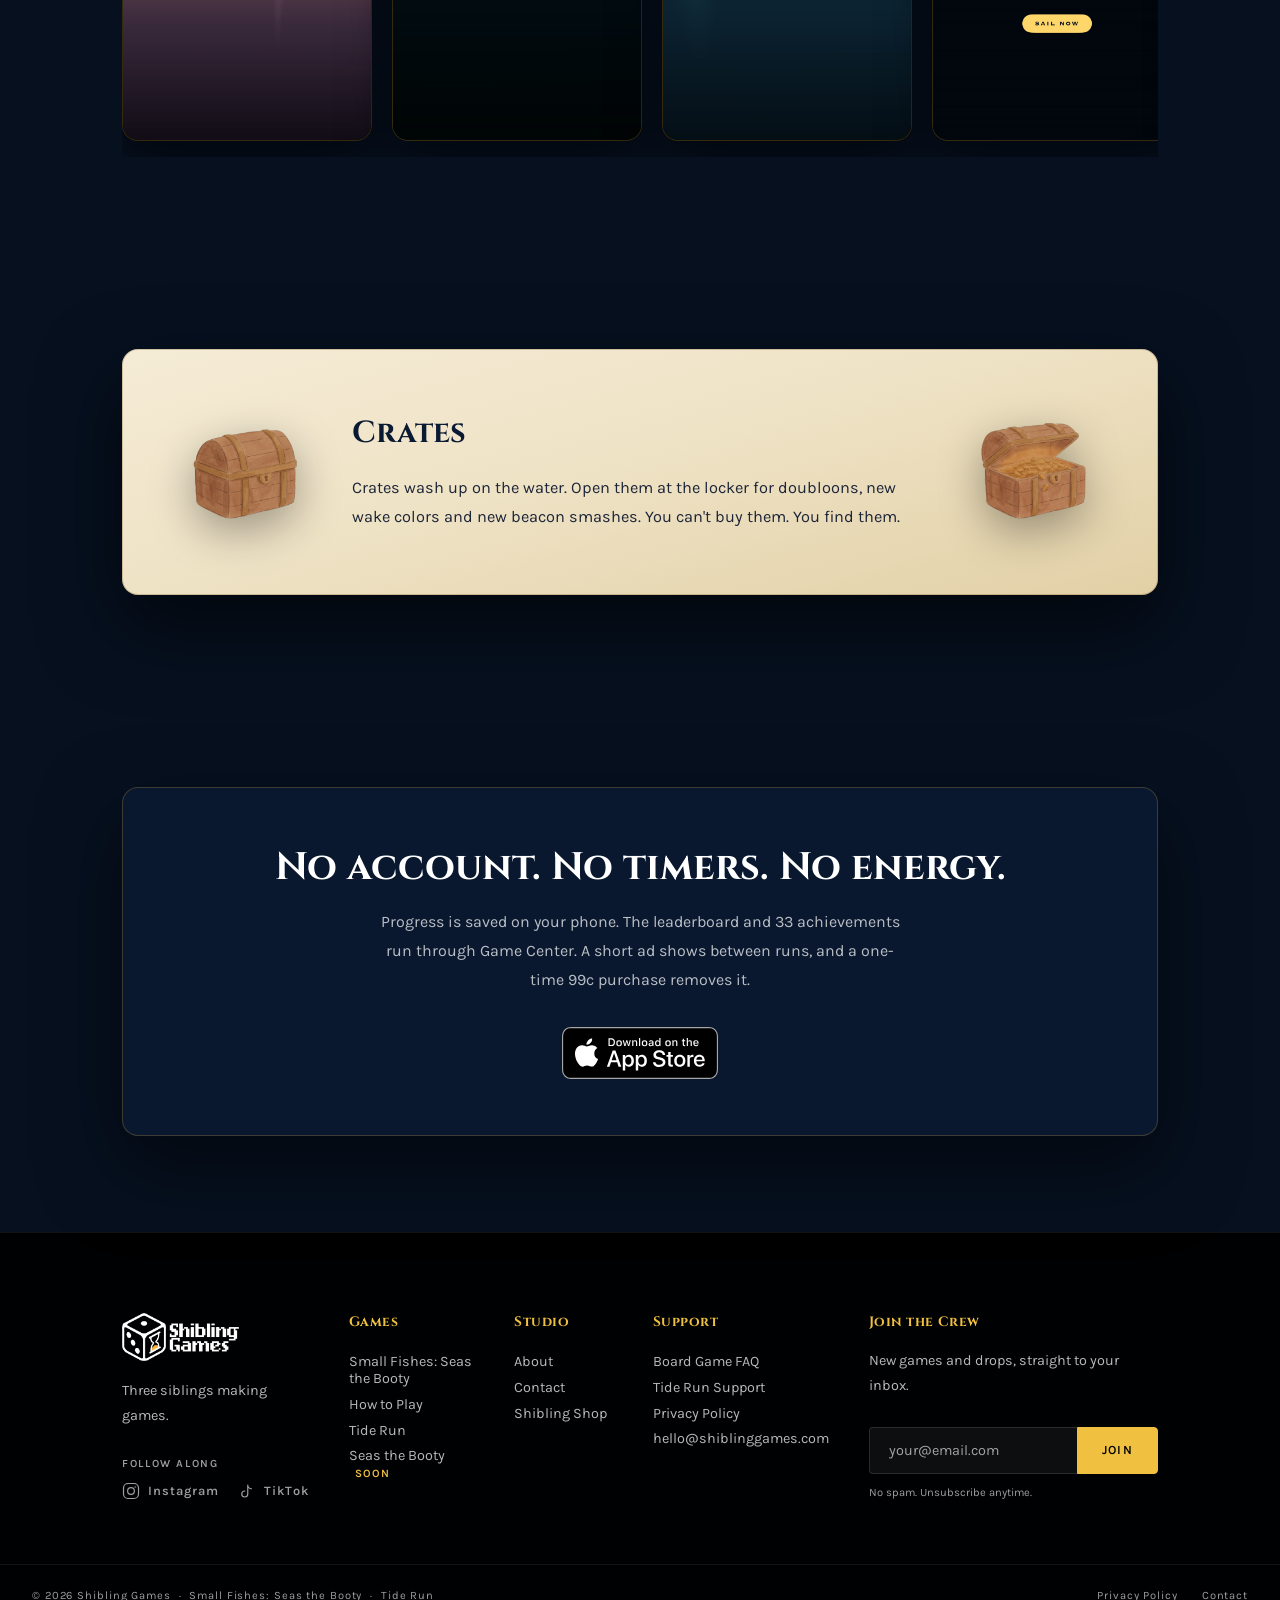
<file: tiderun/index.html>
<!DOCTYPE html>
<html lang="en">

<head>
  <meta charset="UTF-8">
  <meta name="viewport" content="width=device-width, initial-scale=1.0">
  <title>Tide Run, a one-touch pirate runner for iPhone | Shibling Games</title>
  <meta name="description" content="Tide Run is a free one-touch pirate endless runner for iPhone. Hold to jump the rocks and smash the beacons. Nine seas, seventeen boats, Game Center leaderboard.">

  <!-- Open Graph -->
  <meta property="og:type" content="website">
  <meta property="og:site_name" content="Shibling Games">
  <meta property="og:url" content="https://shiblinggames.com/tiderun/">
  <meta property="og:title" content="Tide Run, a one-touch pirate runner for iPhone">
  <meta property="og:description" content="A one-touch pirate endless runner for iPhone. Hold to jump the rocks and smash the beacons.">
  <meta property="og:image" content="https://shiblinggames.com/tiderun/app-icon.png">

  <!-- Twitter Card -->
  <meta name="twitter:card" content="summary">
  <meta name="twitter:title" content="Tide Run, a one-touch pirate runner for iPhone">
  <meta name="twitter:description" content="A one-touch pirate endless runner for iPhone. Hold to jump the rocks and smash the beacons.">
  <meta name="twitter:image" content="https://shiblinggames.com/tiderun/app-icon.png">

  <link rel="icon" type="image/png" href="../favicon.png">
  <link rel="apple-touch-icon" href="../apple-touch-icon.png">
  <link rel="canonical" href="https://shiblinggames.com/tiderun/">
  <link rel="preconnect" href="https://fonts.googleapis.com">
  <link rel="preconnect" href="https://fonts.gstatic.com" crossorigin>
  <link href="https://fonts.googleapis.com/css2?family=Cinzel:wght@400;700;900&family=Karla:ital,wght@0,300;0,400;0,600;1,300&display=swap" rel="stylesheet">
  <link rel="stylesheet" href="../css/style.css?v=29">
  <link rel="stylesheet" href="../css/sale.css?v=1">
  <link rel="stylesheet" href="../css/tiderun.css?v=6">
  <link rel="preload" as="image" href="../Shiblinggamesbackground.jpeg">
  <link rel="preload" as="image" href="trailer-poster.jpg">

  <meta name="apple-itunes-app" content="app-id=6801934789">

  <script>
    /* App Store listing is live (released Nov 9, 2026). */
    var APP_STORE_URL = 'https://apps.apple.com/us/app/tide-run/id6801934789';
  </script>

  <script type="application/ld+json">
  {
    "@context": "https://schema.org",
    "@graph": [
      {
        "@type": "MobileApplication",
        "name": "Tide Run",
        "url": "https://shiblinggames.com/tiderun/",
        "description": "A free one-touch pirate endless runner for iPhone. Hold to jump the rocks and smash through the beacons. Nine hand-painted seas, seventeen boats, crates that wash up on the water, and a Game Center leaderboard with 33 achievements.",
        "operatingSystem": "iOS",
        "applicationCategory": "GameApplication",
        "applicationSubCategory": "Arcade",
        "image": "https://shiblinggames.com/tiderun/app-icon.png",
        "screenshot": [
          "https://shiblinggames.com/tiderun/screenshots/01-long-evening.jpg",
          "https://shiblinggames.com/tiderun/screenshots/03-witchlight.jpg",
          "https://shiblinggames.com/tiderun/screenshots/08-crates.jpg"
        ],
        "offers": { "@type": "Offer", "price": "0", "priceCurrency": "USD" },
        "author": { "@type": "Organization", "name": "Shibling Games", "url": "https://shiblinggames.com" }
      },
      {
        "@type": "VideoObject",
        "name": "Tide Run gameplay trailer",
        "description": "25 seconds of real Tide Run gameplay across three seas, the crates room and the wake shelf.",
        "thumbnailUrl": "https://shiblinggames.com/tiderun/trailer-poster.jpg",
        "contentUrl": "https://shiblinggames.com/tiderun/trailer.mp4",
        "uploadDate": "2026-09-04",
        "duration": "PT25S"
      }
    ]
  }
  </script>
</head>

<body class="htp-page tr-page">

  <a class="skip-link" href="#main">Skip to content</a>
  <div id="page-transition"></div>

  <div id="scroll-progress"></div>
  <div id="ocean-bg"></div>
  <div id="depth-overlay"></div>
  <div id="treasure-glow"></div>

  <!-- SITE-HEADER -->
  <header class="site-header">
    <nav>
      <a href="../index.html" class="nav-logo" aria-label="Shibling Games home">
        <img src="../logo-mark.png" alt="Shibling Games" width="391" height="160">
      </a>
      <div class="nav-links">
        <a href="../small-fishes/" class="nav-link">Board Game</a>
        <a href="../how-to-play.html" class="nav-link">How to Play</a>
        <a href="../tiderun/" class="nav-link nav-link--active">Tide Run</a>
        <a href="../index.html#seas-the-booty" class="nav-link">Seas the Booty</a>
        <a href="../about.html" class="nav-link">About</a>
        <a href="https://apps.apple.com/us/app/tide-run/id6801934789" class="nav-cta" target="_blank" rel="noopener">App Store</a>
      </div>
      <button class="nav-hamburger" id="nav-hamburger" aria-label="Open menu" aria-expanded="false">
        <span></span><span></span><span></span>
      </button>
    </nav>
  </header>

  <div class="nav-mobile-menu" id="nav-mobile-menu">
    <nav class="nav-mobile-links">
      <a href="../small-fishes/" class="nav-mobile-link">Board Game</a>
      <a href="../how-to-play.html" class="nav-mobile-link">How to Play</a>
      <a href="../tiderun/" class="nav-mobile-link">Tide Run</a>
      <a href="../index.html#seas-the-booty" class="nav-mobile-link">Seas the Booty</a>
      <a href="../about.html" class="nav-mobile-link">About</a>
      <a href="../contact.html" class="nav-mobile-link">Contact</a>
      <div class="nav-mobile-divider"></div>
      <a href="https://apps.apple.com/us/app/tide-run/id6801934789" class="cta-button nav-mobile-cta" target="_blank" rel="noopener">Download on the App Store</a>
    </nav>
  </div>
  <!-- /SITE-HEADER -->

  <main class="tr-main" id="main">

    <!-- HERO: copy + trailer -->
    <section class="tr-hero">
      <div class="tr-hero-text">
        <div class="tr-app-row">
          <img src="app-icon-176.webp" alt="Tide Run app icon" class="tr-app-icon" width="176" height="176">
          <h1 class="tr-wordmark">Tide<br>Run</h1>
        </div>
        <p class="tr-headline">Hold to jump. Smash the beacons.</p>
        <div class="tr-copy">
          <p>Tide Run is a one-touch endless runner for iPhone. Hold to jump your boat over the rocks. The rocks with a light on them are beacons, and jumping one ends your run. Hold still and sail straight through instead.</p>
        </div>
        <div class="tr-ctas">
          <a href="https://apps.apple.com/us/app/tide-run/id6801934789" class="tr-badge js-app-store-link" target="_blank" rel="noopener" aria-label="Download on the App Store">
            <img src="app-store-badge.svg" alt="Download on the App Store" width="156" height="52">
          </a>
        </div>
        <p class="tr-cta-note">Free on the App Store.</p>
      </div>

      <div class="tr-hero-phone">
        <div class="phone-mockup">
          <div class="phone-frame">
            <div class="phone-screen">
              <video class="tr-trailer" autoplay loop muted playsinline preload="auto" poster="trailer-poster.jpg" aria-label="Tide Run gameplay trailer">
                <source src="trailer.mp4" type="video/mp4">
              </video>
            </div>
          </div>
        </div>
      </div>
    </section>

    <!-- THE GAME: pull line + screenshots -->
    <section class="tr-section">
      <div class="tr-inner">
        <h2 class="tr-pull">Nine seas, <em>seventeen boats.</em></h2>
        <p class="tr-about">Each sea has its own weather and its own light. Sailing further opens new waters, and doubloons buy new hulls. Beat your best distance, then beat your friends on the Game Center leaderboard.</p>
        <div class="tr-shots">
          <figure class="tr-shot"><img src="screenshots/01-long-evening.jpg" alt="Tide Run gameplay in The Long Evening" loading="lazy" width="900" height="1956"></figure>
          <figure class="tr-shot"><img src="screenshots/02-glowing-deep.jpg" alt="Tide Run gameplay in The Glowing Deep" loading="lazy" width="900" height="1956"></figure>
          <figure class="tr-shot"><img src="screenshots/03-witchlight.jpg" alt="Tide Run gameplay in The Witchlight" loading="lazy" width="900" height="1956"></figure>
          <figure class="tr-shot"><img src="screenshots/06-boats.jpg" alt="The Boats shelf in Tide Run" loading="lazy" width="900" height="1956"></figure>
          <figure class="tr-shot"><img src="screenshots/07-wakes.jpg" alt="The Wakes shelf in Tide Run" loading="lazy" width="900" height="1956"></figure>
          <figure class="tr-shot"><img src="screenshots/08-crates.jpg" alt="The Crates room in Tide Run" loading="lazy" width="900" height="1956"></figure>
        </div>
      </div>
    </section>

    <!-- CRATES -->
    <section class="tr-section">
      <div class="tr-inner">
        <div class="tr-parchment">
          <img src="chest-closed.png" alt="A closed crate" class="tr-chest tr-chest--closed" loading="lazy" width="512" height="512">
          <div class="tr-parchment-body">
            <h2 class="tr-parchment-heading">Crates</h2>
            <p class="tr-parchment-text">Crates wash up on the water. Open them at the locker for doubloons, new wake colors and new beacon smashes. You can't buy them. You find them.</p>
          </div>
          <img src="chest-open.png" alt="An open crate" class="tr-chest tr-chest--open" loading="lazy" width="512" height="512">
        </div>
      </div>
    </section>

    <!-- ON YOUR PHONE -->
    <section class="tr-section">
      <div class="tr-inner">
        <div class="tr-ink">
          <h2 class="tr-ink-heading">No account. No timers. No energy.</h2>
          <p class="tr-ink-text">Progress is saved on your phone. The leaderboard and 33 achievements run through Game Center. A short ad shows between runs, and a one-time 99c purchase removes it.</p>
          <div class="tr-ctas">
            <a href="https://apps.apple.com/us/app/tide-run/id6801934789" class="tr-badge js-app-store-link" target="_blank" rel="noopener" aria-label="Download on the App Store">
              <img src="app-store-badge.svg" alt="Download on the App Store" width="156" height="52">
            </a>
          </div>
        </div>
      </div>
    </section>

  </main>

  <!-- SITE-FOOTER -->
  <footer class="site-footer">
    <div class="footer-inner">

      <div class="footer-brand">
        <img src="../logo-mark.png" alt="Shibling Games" class="footer-logo" width="391" height="160" loading="lazy">
        <p class="footer-body">Three siblings making games.</p>
        <div class="socials">
          <span class="socials-label">Follow along</span>
          <div class="socials-links">
            <a href="https://www.instagram.com/shiblinggames/" class="social-link" target="_blank" rel="noopener" aria-label="Instagram">
              <svg class="social-icon" width="18" height="18" viewBox="0 0 24 24" fill="none" xmlns="http://www.w3.org/2000/svg" aria-hidden="true">
                <rect x="2" y="2" width="20" height="20" rx="6" stroke="currentColor" stroke-width="1.6" />
                <circle cx="12" cy="12" r="4.5" stroke="currentColor" stroke-width="1.6" />
                <circle cx="17.5" cy="6.5" r="1" fill="currentColor" />
              </svg>
              <span>Instagram</span>
            </a>
            <a href="https://www.tiktok.com/@shiblinggames" class="social-link" target="_blank" rel="noopener" aria-label="TikTok">
              <svg class="social-icon" width="18" height="18" viewBox="0 0 24 24" fill="none" xmlns="http://www.w3.org/2000/svg" aria-hidden="true">
                <path d="M9 12a4 4 0 1 0 4 4V4a5 5 0 0 0 5 5" stroke="currentColor" stroke-width="1.6" stroke-linecap="round" stroke-linejoin="round" />
              </svg>
              <span>TikTok</span>
            </a>
          </div>
        </div>
      </div>

      <div class="footer-col">
        <p class="footer-col-title">Games</p>
        <a href="../small-fishes/">Small Fishes: Seas the Booty</a>
        <a href="../how-to-play.html">How to Play</a>
        <a href="../tiderun/">Tide Run</a>
        <a href="../index.html#seas-the-booty">Seas the Booty <small>Soon</small></a>
      </div>

      <div class="footer-col">
        <p class="footer-col-title">Studio</p>
        <a href="../about.html">About</a>
        <a href="../contact.html">Contact</a>
        <a href="../index.html#shop">Shibling Shop</a>
      </div>

      <div class="footer-col">
        <p class="footer-col-title">Support</p>
        <a href="../how-to-play.html#faq">Board Game FAQ</a>
        <a href="../tiderun/support/">Tide Run Support</a>
        <a href="../privacy.html">Privacy Policy</a>
        <a href="mailto:hello@shiblinggames.com">hello@shiblinggames.com</a>
      </div>

      <div class="footer-email" id="crew">
        <p class="footer-col-title">Join the Crew</p>
        <p class="footer-body">New games and drops, straight to your inbox.</p>
        <form id="email-form" class="email-form">
          <div class="email-form-row">
            <input type="email" id="email-input" name="email" placeholder="your@email.com" required autocomplete="email" />
            <button type="submit" class="email-submit">Join</button>
          </div>
          <p class="email-legal">No spam. Unsubscribe anytime.</p>
        </form>
        <div id="email-success" class="email-success" hidden>
          <span class="email-success-icon">&#10022;</span>
          <p>Welcome aboard. Check your inbox to confirm.</p>
        </div>
      </div>

    </div>
    <div class="footer-bar">
      <span>&copy; 2026 Shibling Games &nbsp;&middot;&nbsp; Small Fishes: Seas the Booty &nbsp;&middot;&nbsp; Tide Run</span>
      <div class="footer-bar-links">
        <a href="../privacy.html">Privacy Policy</a>
        <a href="../contact.html">Contact</a>
      </div>
    </div>
  </footer>
  <!-- /SITE-FOOTER -->

  <script src="../js/sale.js?v=2"></script>
  <script src="../js/app.js?v=7"></script>
  <script>
    /* Point the App Store badges at APP_STORE_URL (set in <head>). */
    (function () {
      var url = (window.APP_STORE_URL || '').trim();
      if (!url) return;
      document.querySelectorAll('.js-app-store-link').forEach(function (a) { a.href = url; });
    })();
  </script>
</body>

</html>
</file>
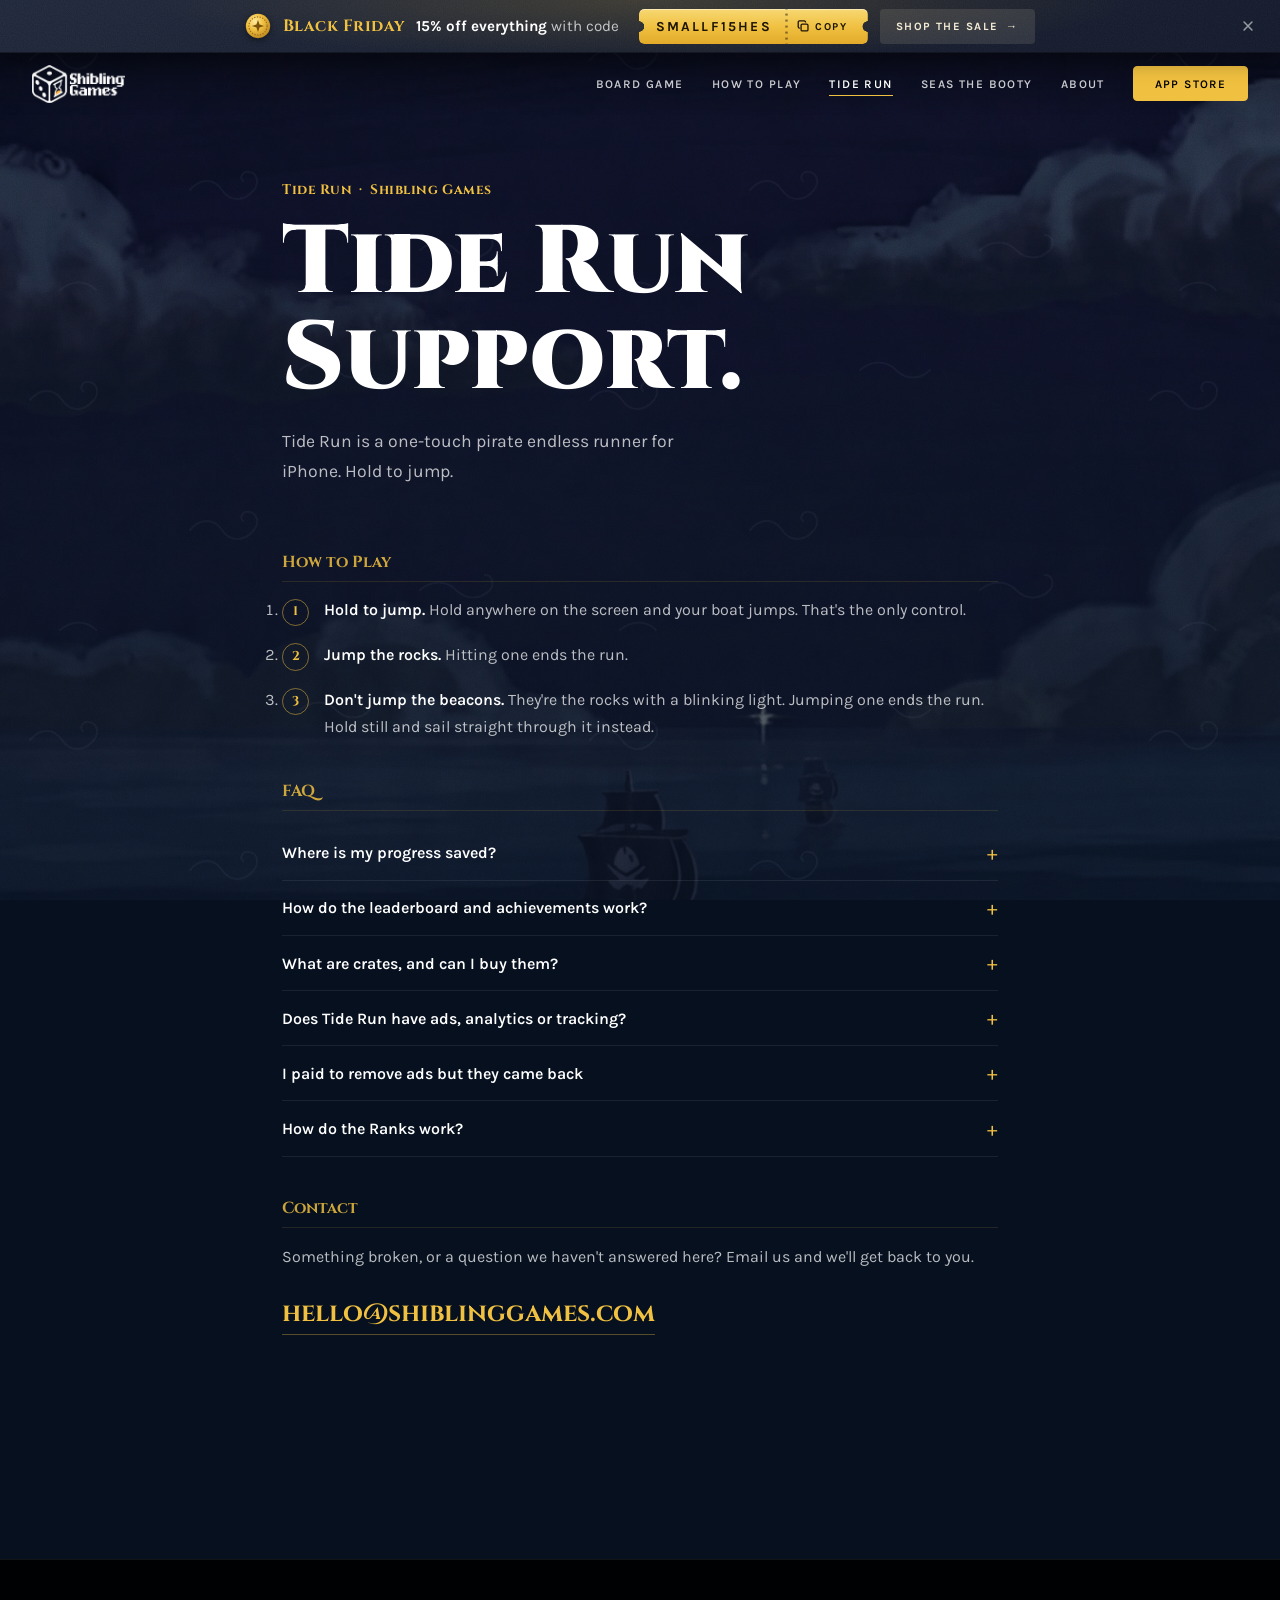
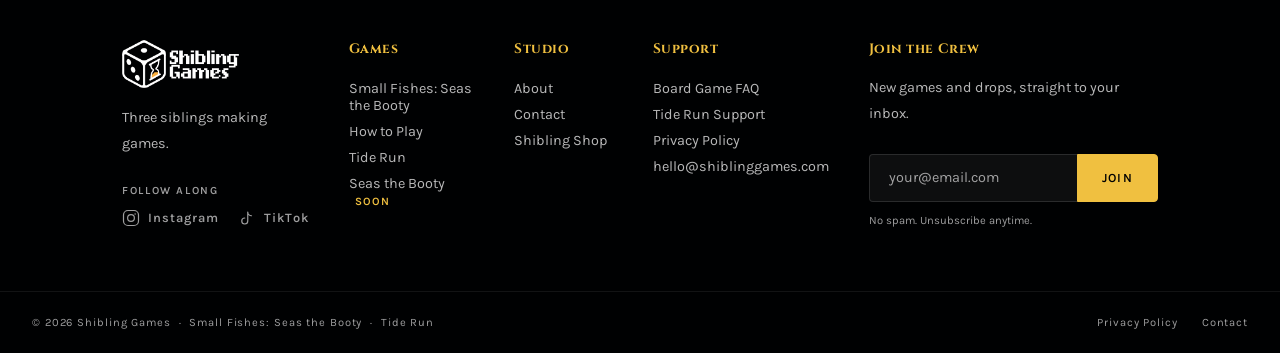
<file: tiderun/support/index.html>
<!DOCTYPE html>
<html lang="en">

<head>
  <meta charset="UTF-8">
  <meta name="viewport" content="width=device-width, initial-scale=1.0">
  <title>Tide Run Support | Shibling Games</title>
  <meta name="description" content="Support for Tide Run, the one-touch pirate endless runner for iPhone: how to play, where your progress lives, Game Center, crates, and how to reach us.">

  <meta property="og:type" content="website">
  <meta property="og:site_name" content="Shibling Games">
  <meta property="og:url" content="https://shiblinggames.com/tiderun/support/">
  <meta property="og:title" content="Tide Run Support | Shibling Games">
  <meta property="og:description" content="How to play Tide Run, where your progress lives, Game Center, crates, and how to reach us.">
  <meta property="og:image" content="https://shiblinggames.com/tiderun/app-icon.png">

  <link rel="icon" type="image/png" href="../../favicon.png">
  <link rel="apple-touch-icon" href="../../apple-touch-icon.png">
  <link rel="canonical" href="https://shiblinggames.com/tiderun/support/">
  <link rel="preconnect" href="https://fonts.googleapis.com">
  <link rel="preconnect" href="https://fonts.gstatic.com" crossorigin>
  <link href="https://fonts.googleapis.com/css2?family=Cinzel:wght@400;700;900&family=Karla:ital,wght@0,300;0,400;0,600;1,300&display=swap" rel="stylesheet">
  <link rel="stylesheet" href="../../css/style.css?v=29">
  <link rel="stylesheet" href="../../css/sale.css?v=1">
  <link rel="stylesheet" href="../../css/how-to-play.css?v=8">
  <link rel="stylesheet" href="../../css/tiderun.css?v=5">
  <link rel="preload" as="image" href="../../Shiblinggamesbackground.jpeg">
</head>

<body class="htp-page tr-page">

  <a class="skip-link" href="#main">Skip to content</a>
  <div id="page-transition"></div>

  <div id="scroll-progress"></div>
  <div id="ocean-bg"></div>
  <div id="depth-overlay"></div>
  <div id="treasure-glow"></div>

  <!-- SITE-HEADER -->
  <header class="site-header">
    <nav>
      <a href="../../index.html" class="nav-logo" aria-label="Shibling Games home">
        <img src="../../logo-mark.png" alt="Shibling Games" width="391" height="160">
      </a>
      <div class="nav-links">
        <a href="../../small-fishes/" class="nav-link">Board Game</a>
        <a href="../../how-to-play.html" class="nav-link">How to Play</a>
        <a href="../../tiderun/" class="nav-link nav-link--active">Tide Run</a>
        <a href="../../index.html#seas-the-booty" class="nav-link">Seas the Booty</a>
        <a href="../../about.html" class="nav-link">About</a>
        <a href="https://apps.apple.com/us/app/tide-run/id6801934789" class="nav-cta" target="_blank" rel="noopener">App Store</a>
      </div>
      <button class="nav-hamburger" id="nav-hamburger" aria-label="Open menu" aria-expanded="false">
        <span></span><span></span><span></span>
      </button>
    </nav>
  </header>

  <div class="nav-mobile-menu" id="nav-mobile-menu">
    <nav class="nav-mobile-links">
      <a href="../../small-fishes/" class="nav-mobile-link">Board Game</a>
      <a href="../../how-to-play.html" class="nav-mobile-link">How to Play</a>
      <a href="../../tiderun/" class="nav-mobile-link">Tide Run</a>
      <a href="../../index.html#seas-the-booty" class="nav-mobile-link">Seas the Booty</a>
      <a href="../../about.html" class="nav-mobile-link">About</a>
      <a href="../../contact.html" class="nav-mobile-link">Contact</a>
      <div class="nav-mobile-divider"></div>
      <a href="https://apps.apple.com/us/app/tide-run/id6801934789" class="cta-button nav-mobile-cta" target="_blank" rel="noopener">Download on the App Store</a>
    </nav>
  </div>
  <!-- /SITE-HEADER -->

  <main class="htp-main" id="main">

    <section class="htp-hero">
      <span class="section-label">Tide Run &nbsp;·&nbsp; Shibling Games</span>
      <h1 class="htp-title">Tide Run<br>Support.</h1>
      <p class="tr-support-lead">Tide Run is a one-touch pirate endless runner for iPhone. Hold to jump.</p>
    </section>

    <section class="htp-about">

      <div class="privacy-block">
        <h2 class="privacy-heading">How to Play</h2>
        <ol class="tr-steps">
          <li><strong>Hold to jump.</strong> Hold anywhere on the screen and your boat jumps. That's the only control.</li>
          <li><strong>Jump the rocks.</strong> Hitting one ends the run.</li>
          <li><strong>Don't jump the beacons.</strong> They're the rocks with a blinking light. Jumping one ends the run. Hold still and sail straight through it instead.</li>
        </ol>
      </div>

      <div class="privacy-block">
        <h2 class="privacy-heading">FAQ</h2>

        <details class="faq-item">
          <summary class="faq-question">Where is my progress saved?</summary>
          <p class="faq-answer">On your iPhone, and only there. Tide Run has no accounts and no servers of ours. If you delete the app, your progress is deleted with it.</p>
        </details>

        <details class="faq-item">
          <summary class="faq-question">How do the leaderboard and achievements work?</summary>
          <p class="faq-answer">Through Game Center, under your Game Center nickname. There's one leaderboard and 33 achievements. Apple handles that data; see our <a href="../../privacy.html#tide-run" class="privacy-link">privacy policy</a>.</p>
        </details>

        <details class="faq-item">
          <summary class="faq-question">What are crates, and can I buy them?</summary>
          <p class="faq-answer">Crates wash up on the water. Pick one up like a coin and open it back at the locker. Most hold a few doubloons. Some hold a new wake color or a new beacon smash for your boat. You can't buy crates or what's in them.</p>
        </details>

        <details class="faq-item">
          <summary class="faq-question">Does Tide Run have ads, analytics or tracking?</summary>
          <p class="faq-answer">Yes, there are ads. A short full-screen ad shows between runs, never during one, never right after a personal best, and not at all for your first few runs. You can remove them for good with a one-time purchase: the Remove Ads button sits under Ranks on the main screen, and also in the locker's Boats tab. There is also an optional ad on the wreck screen that doubles that run's beacon coins; that one is your choice and stays available after the purchase. Progress is still stored on your device only, and there is no account.</p>
        </details>

        <details class="faq-item">
          <summary class="faq-question">I paid to remove ads but they came back</summary>
          <p class="faq-answer">Open the locker, Boats tab, and tap Restore purchases under the Remove Ads button. Purchases are tied to your Apple account, so this also works on a new phone.</p>
        </details>

        <details class="faq-item">
          <summary class="faq-question">How do the Ranks work?</summary>
          <p class="faq-answer">Tap Ranks on the main screen. It opens on the global leaderboard, with the top three on the podium, your own rank, and the sailor just ahead of you. Friends is the other tab. Scores come from Game Center, so you need to be signed in under Settings &gt; Game Center to appear.</p>
        </details>
      </div>

      <div class="privacy-block">
        <h2 class="privacy-heading">Contact</h2>
        <p class="htp-about-body">Something broken, or a question we haven't answered here? Email us and we'll get back to you.</p>
        <a href="mailto:hello@shiblinggames.com" class="contact-email-link">hello@shiblinggames.com</a>
      </div>

    </section>

  </main>

  <!-- SITE-FOOTER -->
  <footer class="site-footer">
    <div class="footer-inner">

      <div class="footer-brand">
        <img src="../../logo-mark.png" alt="Shibling Games" class="footer-logo" width="391" height="160" loading="lazy">
        <p class="footer-body">Three siblings making games.</p>
        <div class="socials">
          <span class="socials-label">Follow along</span>
          <div class="socials-links">
            <a href="https://www.instagram.com/shiblinggames/" class="social-link" target="_blank" rel="noopener" aria-label="Instagram">
              <svg class="social-icon" width="18" height="18" viewBox="0 0 24 24" fill="none" xmlns="http://www.w3.org/2000/svg" aria-hidden="true">
                <rect x="2" y="2" width="20" height="20" rx="6" stroke="currentColor" stroke-width="1.6" />
                <circle cx="12" cy="12" r="4.5" stroke="currentColor" stroke-width="1.6" />
                <circle cx="17.5" cy="6.5" r="1" fill="currentColor" />
              </svg>
              <span>Instagram</span>
            </a>
            <a href="https://www.tiktok.com/@shiblinggames" class="social-link" target="_blank" rel="noopener" aria-label="TikTok">
              <svg class="social-icon" width="18" height="18" viewBox="0 0 24 24" fill="none" xmlns="http://www.w3.org/2000/svg" aria-hidden="true">
                <path d="M9 12a4 4 0 1 0 4 4V4a5 5 0 0 0 5 5" stroke="currentColor" stroke-width="1.6" stroke-linecap="round" stroke-linejoin="round" />
              </svg>
              <span>TikTok</span>
            </a>
          </div>
        </div>
      </div>

      <div class="footer-col">
        <p class="footer-col-title">Games</p>
        <a href="../../small-fishes/">Small Fishes: Seas the Booty</a>
        <a href="../../how-to-play.html">How to Play</a>
        <a href="../../tiderun/">Tide Run</a>
        <a href="../../index.html#seas-the-booty">Seas the Booty <small>Soon</small></a>
      </div>

      <div class="footer-col">
        <p class="footer-col-title">Studio</p>
        <a href="../../about.html">About</a>
        <a href="../../contact.html">Contact</a>
        <a href="../../index.html#shop">Shibling Shop</a>
      </div>

      <div class="footer-col">
        <p class="footer-col-title">Support</p>
        <a href="../../how-to-play.html#faq">Board Game FAQ</a>
        <a href="../../tiderun/support/">Tide Run Support</a>
        <a href="../../privacy.html">Privacy Policy</a>
        <a href="mailto:hello@shiblinggames.com">hello@shiblinggames.com</a>
      </div>

      <div class="footer-email" id="crew">
        <p class="footer-col-title">Join the Crew</p>
        <p class="footer-body">New games and drops, straight to your inbox.</p>
        <form id="email-form" class="email-form">
          <div class="email-form-row">
            <input type="email" id="email-input" name="email" placeholder="your@email.com" required autocomplete="email" />
            <button type="submit" class="email-submit">Join</button>
          </div>
          <p class="email-legal">No spam. Unsubscribe anytime.</p>
        </form>
        <div id="email-success" class="email-success" hidden>
          <span class="email-success-icon">&#10022;</span>
          <p>Welcome aboard. Check your inbox to confirm.</p>
        </div>
      </div>

    </div>
    <div class="footer-bar">
      <span>&copy; 2026 Shibling Games &nbsp;&middot;&nbsp; Small Fishes: Seas the Booty &nbsp;&middot;&nbsp; Tide Run</span>
      <div class="footer-bar-links">
        <a href="../../privacy.html">Privacy Policy</a>
        <a href="../../contact.html">Contact</a>
      </div>
    </div>
  </footer>
  <!-- /SITE-FOOTER -->

  <script src="../../js/sale.js?v=2"></script>
  <script src="../../js/app.js?v=7"></script>
</body>

</html>
</file>
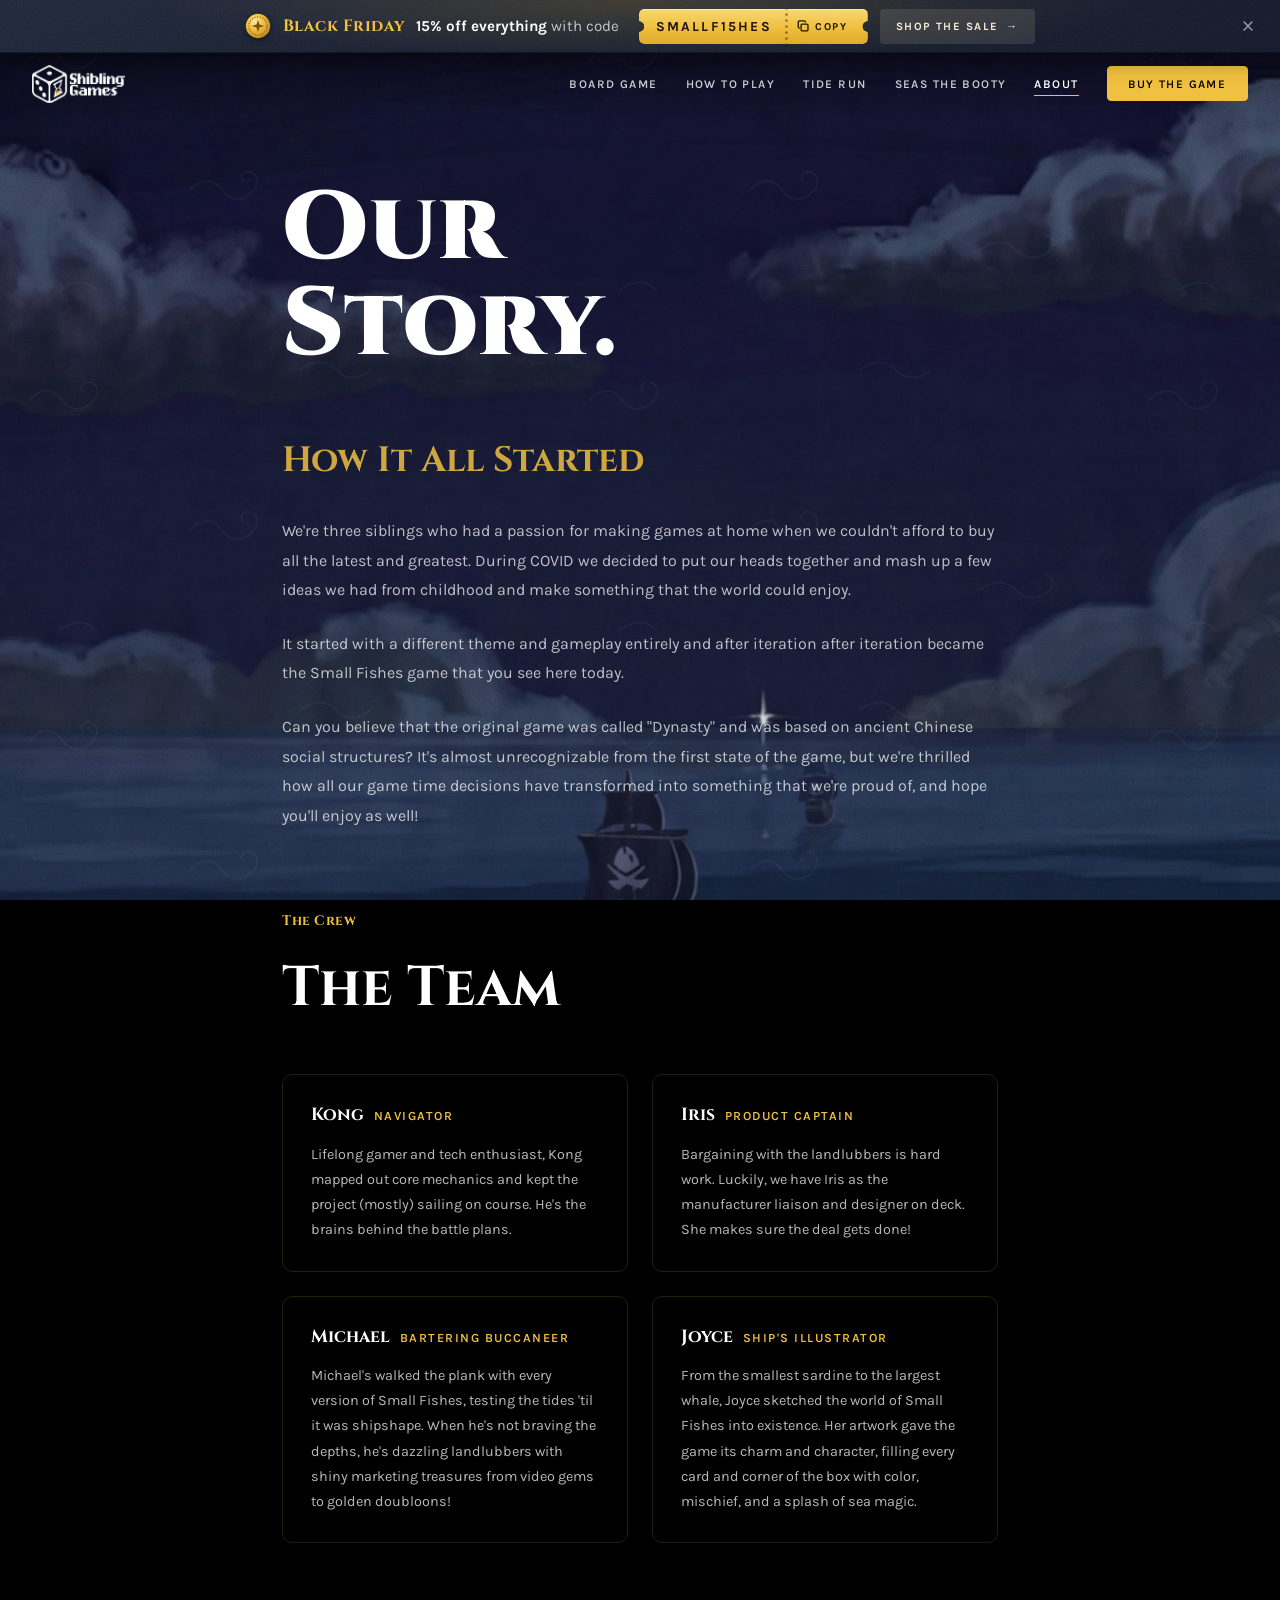
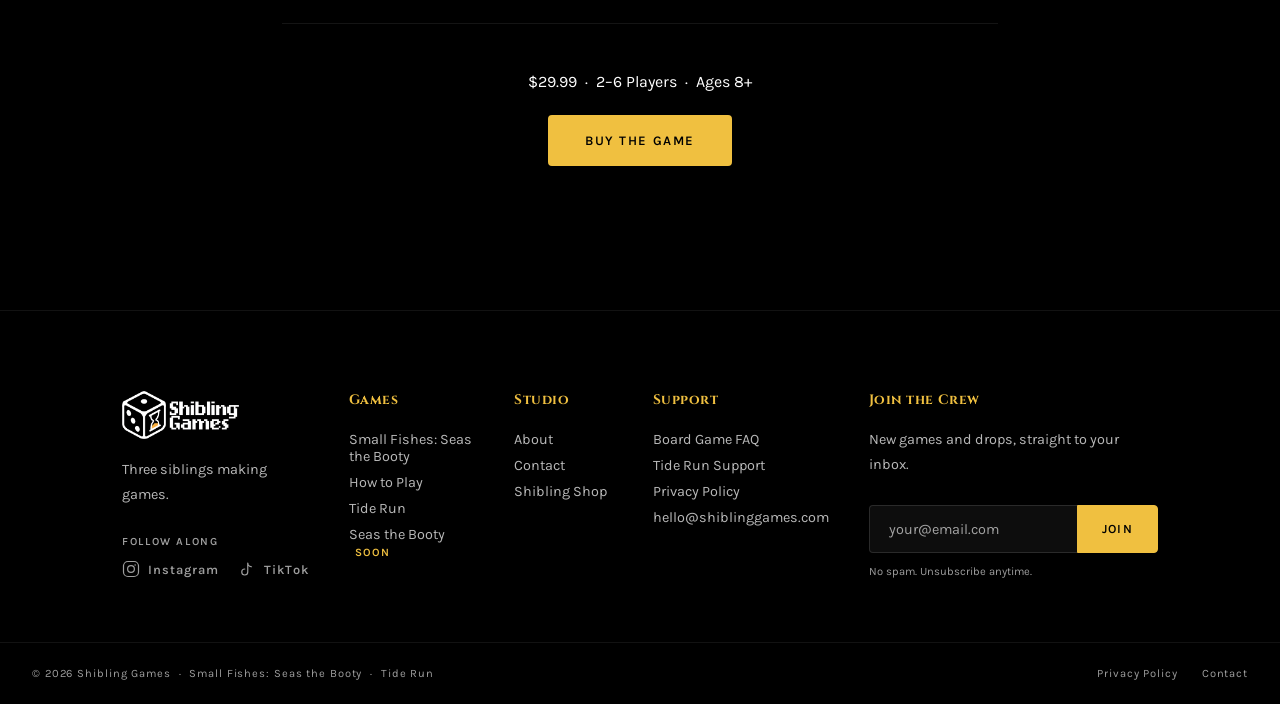
<file: about.html>
<!DOCTYPE html>
<html lang="en">

<head>
  <meta charset="UTF-8">
  <meta name="viewport" content="width=device-width, initial-scale=1.0">
  <title>About | Shibling Games</title>
  <meta name="description" content="Three siblings who had a passion for making games. Learn the story behind Small Fishes: Seas the Booty and Shibling Games.">

  <!-- Open Graph -->
  <meta property="og:type" content="website">
  <meta property="og:site_name" content="Shibling Games">
  <meta property="og:url" content="https://shiblinggames.com/about.html">
  <meta property="og:title" content="About | Shibling Games">
  <meta property="og:description" content="Three siblings who had a passion for making games. Learn the story behind Small Fishes: Seas the Booty and Shibling Games.">
  <meta property="og:image" content="https://shiblinggames.com/OG_image.jpeg">

  <link rel="icon" type="image/png" href="favicon.png">
  <link rel="apple-touch-icon" href="apple-touch-icon.png">
  <link rel="canonical" href="https://shiblinggames.com/about.html">
  <link rel="preconnect" href="https://fonts.googleapis.com">
  <link rel="preconnect" href="https://fonts.gstatic.com" crossorigin>
  <link href="https://fonts.googleapis.com/css2?family=Cinzel:wght@400;700;900&family=Karla:ital,wght@0,300;0,400;0,600;1,300&display=swap" rel="stylesheet">
  <link rel="stylesheet" href="css/style.css?v=29">
  <link rel="stylesheet" href="css/sale.css?v=1">
  <link rel="stylesheet" href="css/how-to-play.css?v=8">
  <link rel="preload" as="image" href="Shiblinggamesbackground.jpeg">
</head>

<body class="htp-page">

  <a class="skip-link" href="#main">Skip to content</a>
  <div id="page-transition"></div>

  <!-- SCROLL PROGRESS -->
  <div id="scroll-progress"></div>

  <!-- OCEAN BACKGROUND -->
  <div id="ocean-bg"></div>
  <div id="depth-overlay"></div>
  <div id="treasure-glow"></div>

  <!-- FIXED HEADER -->
  <!-- SITE-HEADER -->
  <header class="site-header">
    <nav>
      <a href="index.html" class="nav-logo" aria-label="Shibling Games home">
        <img src="logo-mark.png" alt="Shibling Games" width="391" height="160">
      </a>
      <div class="nav-links">
        <a href="small-fishes/" class="nav-link">Board Game</a>
        <a href="how-to-play.html" class="nav-link">How to Play</a>
        <a href="tiderun/" class="nav-link">Tide Run</a>
        <a href="index.html#seas-the-booty" class="nav-link">Seas the Booty</a>
        <a href="about.html" class="nav-link nav-link--active">About</a>
        <a href="https://shiblingshop.com/products/small-fishes-seas-the-booty-strategy-card-game" class="nav-cta" target="_blank" rel="noopener">Buy the Game</a>
      </div>
      <button class="nav-hamburger" id="nav-hamburger" aria-label="Open menu" aria-expanded="false">
        <span></span><span></span><span></span>
      </button>
    </nav>
  </header>

  <div class="nav-mobile-menu" id="nav-mobile-menu">
    <nav class="nav-mobile-links">
      <a href="small-fishes/" class="nav-mobile-link">Board Game</a>
      <a href="how-to-play.html" class="nav-mobile-link">How to Play</a>
      <a href="tiderun/" class="nav-mobile-link">Tide Run</a>
      <a href="index.html#seas-the-booty" class="nav-mobile-link">Seas the Booty</a>
      <a href="about.html" class="nav-mobile-link">About</a>
      <a href="contact.html" class="nav-mobile-link">Contact</a>
      <div class="nav-mobile-divider"></div>
      <a href="https://shiblingshop.com/products/small-fishes-seas-the-booty-strategy-card-game" class="cta-button nav-mobile-cta" target="_blank" rel="noopener">Buy the Game</a>
    </nav>
  </div>
  <!-- /SITE-HEADER -->

  <main class="htp-main" id="main">

    <section class="htp-hero">
      <h1 class="htp-title">Our<br>Story.</h1>
    </section>

    <section class="htp-about">
      <h2 class="htp-about-heading">How It All Started</h2>

      <p class="htp-about-body">We're three siblings who had a passion for making games at home when we couldn't afford to buy all the latest and greatest. During COVID we decided to put our heads together and mash up a few ideas we had from childhood and make something that the world could enjoy.</p>

      <p class="htp-about-body">It started with a different theme and gameplay entirely and after iteration after iteration became the Small Fishes game that you see here today.</p>

      <p class="htp-about-body">Can you believe that the original game was called "Dynasty" and was based on ancient Chinese social structures? It's almost unrecognizable from the first state of the game, but we're thrilled how all our game time decisions have transformed into something that we're proud of, and hope you'll enjoy as well!</p>
    </section>

    <section class="htp-team">
      <span class="section-label">The Crew</span>
      <h2 class="htp-faq-title">The Team</h2>

      <div class="team-grid">

        <div class="team-card">
          <div class="team-info">
            <h3 class="team-name">Kong</h3>
            <span class="team-role">Navigator</span>
          </div>
          <p class="team-bio">Lifelong gamer and tech enthusiast, Kong mapped out core mechanics and kept the project (mostly) sailing on course. He's the brains behind the battle plans.</p>
        </div>

        <div class="team-card">
          <div class="team-info">
            <h3 class="team-name">Iris</h3>
            <span class="team-role">Product Captain</span>
          </div>
          <p class="team-bio">Bargaining with the landlubbers is hard work. Luckily, we have Iris as the manufacturer liaison and designer on deck. She makes sure the deal gets done!</p>
        </div>

        <div class="team-card">
          <div class="team-info">
            <h3 class="team-name">Michael</h3>
            <span class="team-role">Bartering Buccaneer</span>
          </div>
          <p class="team-bio">Michael's walked the plank with every version of Small Fishes, testing the tides 'til it was shipshape. When he's not braving the depths, he's dazzling landlubbers with shiny marketing treasures from video gems to golden doubloons!</p>
        </div>

        <div class="team-card">
          <div class="team-info">
            <h3 class="team-name">Joyce</h3>
            <span class="team-role">Ship's Illustrator</span>
          </div>
          <p class="team-bio">From the smallest sardine to the largest whale, Joyce sketched the world of Small Fishes into existence. Her artwork gave the game its charm and character, filling every card and corner of the box with color, mischief, and a splash of sea magic.</p>
        </div>

      </div>
    </section>

    <section class="htp-footer-buy">
      <p class="end-buy-details">$29.99 &nbsp;·&nbsp; 2–6 Players &nbsp;·&nbsp; Ages 8+</p>
      <a href="https://shiblingshop.com/products/small-fishes-seas-the-booty-strategy-card-game" class="cta-button"
        target="_blank" rel="noopener">Buy the Game</a>
    </section>

  </main>

  <!-- SITE-FOOTER -->
  <footer class="site-footer">
    <div class="footer-inner">

      <div class="footer-brand">
        <img src="logo-mark.png" alt="Shibling Games" class="footer-logo" width="391" height="160" loading="lazy">
        <p class="footer-body">Three siblings making games.</p>
        <div class="socials">
          <span class="socials-label">Follow along</span>
          <div class="socials-links">
            <a href="https://www.instagram.com/shiblinggames/" class="social-link" target="_blank" rel="noopener" aria-label="Instagram">
              <svg class="social-icon" width="18" height="18" viewBox="0 0 24 24" fill="none" xmlns="http://www.w3.org/2000/svg" aria-hidden="true">
                <rect x="2" y="2" width="20" height="20" rx="6" stroke="currentColor" stroke-width="1.6" />
                <circle cx="12" cy="12" r="4.5" stroke="currentColor" stroke-width="1.6" />
                <circle cx="17.5" cy="6.5" r="1" fill="currentColor" />
              </svg>
              <span>Instagram</span>
            </a>
            <a href="https://www.tiktok.com/@shiblinggames" class="social-link" target="_blank" rel="noopener" aria-label="TikTok">
              <svg class="social-icon" width="18" height="18" viewBox="0 0 24 24" fill="none" xmlns="http://www.w3.org/2000/svg" aria-hidden="true">
                <path d="M9 12a4 4 0 1 0 4 4V4a5 5 0 0 0 5 5" stroke="currentColor" stroke-width="1.6" stroke-linecap="round" stroke-linejoin="round" />
              </svg>
              <span>TikTok</span>
            </a>
          </div>
        </div>
      </div>

      <div class="footer-col">
        <p class="footer-col-title">Games</p>
        <a href="small-fishes/">Small Fishes: Seas the Booty</a>
        <a href="how-to-play.html">How to Play</a>
        <a href="tiderun/">Tide Run</a>
        <a href="index.html#seas-the-booty">Seas the Booty <small>Soon</small></a>
      </div>

      <div class="footer-col">
        <p class="footer-col-title">Studio</p>
        <a href="about.html">About</a>
        <a href="contact.html">Contact</a>
        <a href="index.html#shop">Shibling Shop</a>
      </div>

      <div class="footer-col">
        <p class="footer-col-title">Support</p>
        <a href="how-to-play.html#faq">Board Game FAQ</a>
        <a href="tiderun/support/">Tide Run Support</a>
        <a href="privacy.html">Privacy Policy</a>
        <a href="mailto:hello@shiblinggames.com">hello@shiblinggames.com</a>
      </div>

      <div class="footer-email" id="crew">
        <p class="footer-col-title">Join the Crew</p>
        <p class="footer-body">New games and drops, straight to your inbox.</p>
        <form id="email-form" class="email-form">
          <div class="email-form-row">
            <input type="email" id="email-input" name="email" placeholder="your@email.com" required autocomplete="email" />
            <button type="submit" class="email-submit">Join</button>
          </div>
          <p class="email-legal">No spam. Unsubscribe anytime.</p>
        </form>
        <div id="email-success" class="email-success" hidden>
          <span class="email-success-icon">&#10022;</span>
          <p>Welcome aboard. Check your inbox to confirm.</p>
        </div>
      </div>

    </div>
    <div class="footer-bar">
      <span>&copy; 2026 Shibling Games &nbsp;&middot;&nbsp; Small Fishes: Seas the Booty &nbsp;&middot;&nbsp; Tide Run</span>
      <div class="footer-bar-links">
        <a href="privacy.html">Privacy Policy</a>
        <a href="contact.html">Contact</a>
      </div>
    </div>
  </footer>
  <!-- /SITE-FOOTER -->

  <script src="js/sale.js?v=2"></script>
  <script src="js/app.js?v=7"></script>
</body>
</html>
</file>
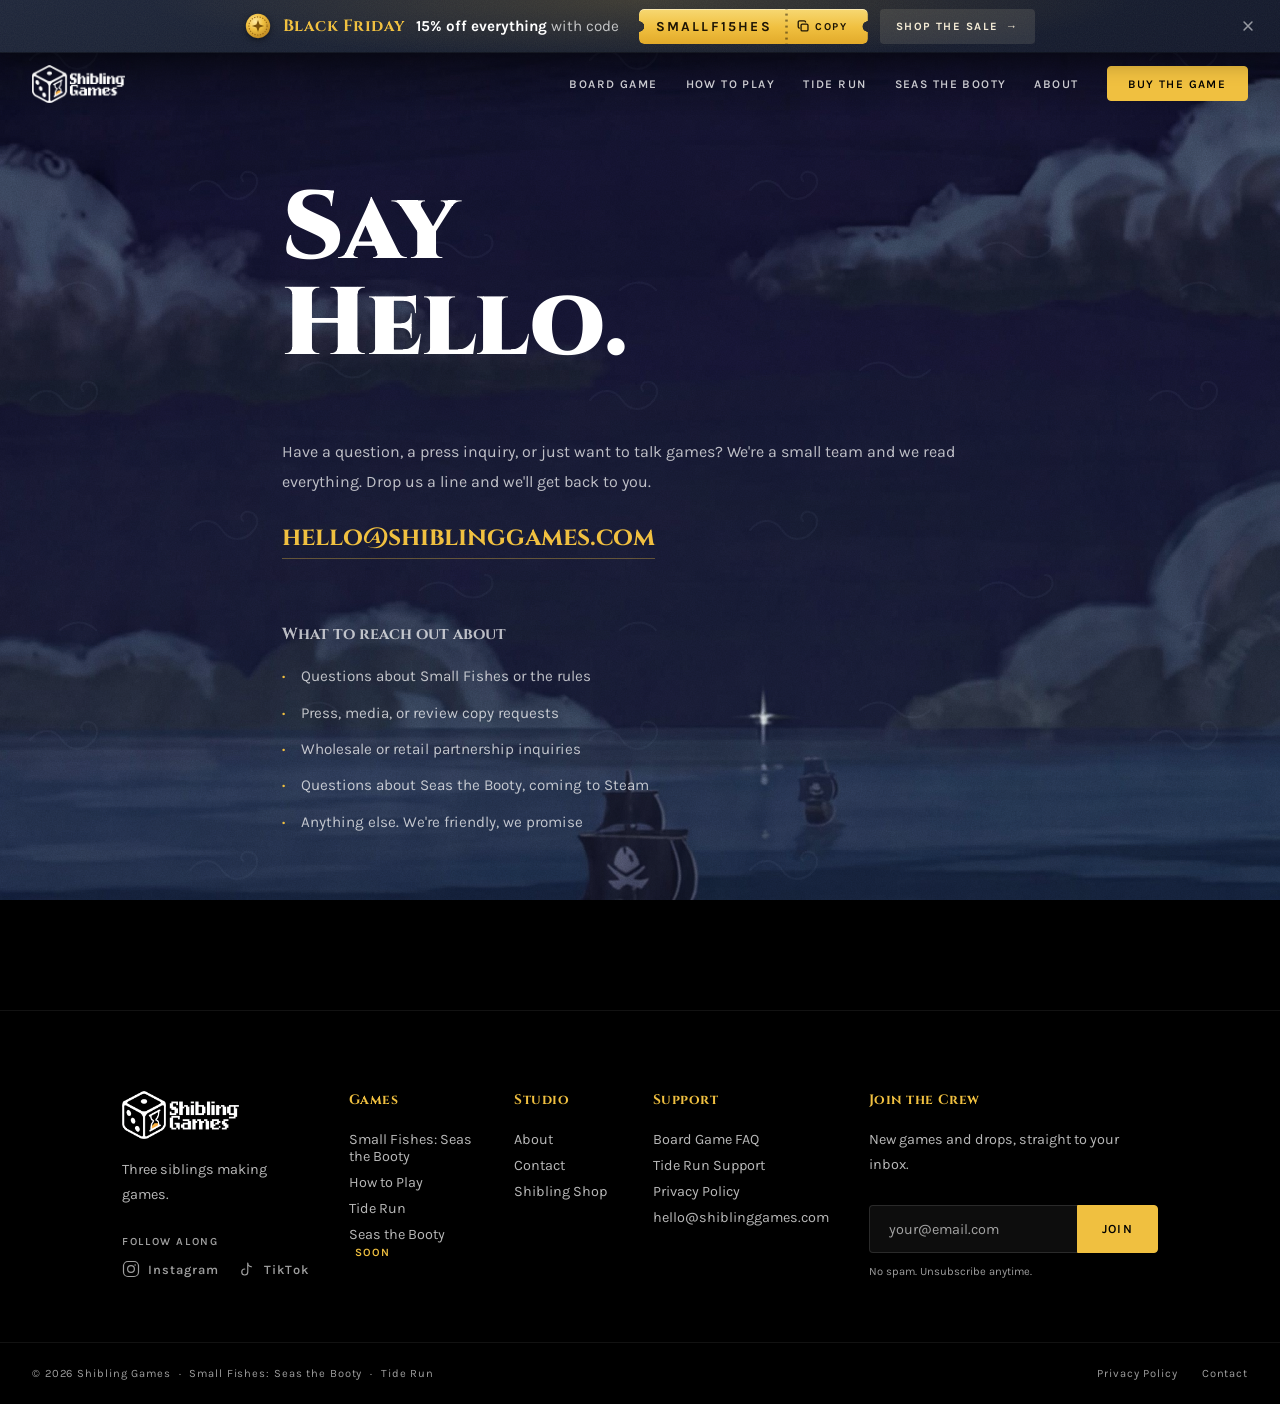
<file: contact.html>
<!DOCTYPE html>
<html lang="en">

<head>
  <meta charset="UTF-8">
  <meta name="viewport" content="width=device-width, initial-scale=1.0">
  <title>Contact | Shibling Games</title>
  <meta name="description" content="Get in touch with Shibling Games about Small Fishes: Seas the Booty, Tide Run, press and review copies, or wholesale. Email hello@shiblinggames.com and we'll reply.">

  <meta property="og:type" content="website">
  <meta property="og:site_name" content="Shibling Games">
  <meta property="og:url" content="https://shiblinggames.com/contact.html">
  <meta property="og:title" content="Contact | Shibling Games">
  <meta property="og:description" content="Get in touch with Shibling Games about Small Fishes: Seas the Booty, Tide Run, press and review copies, or wholesale. Email hello@shiblinggames.com and we'll reply.">
  <meta property="og:image" content="https://shiblinggames.com/OG_image.jpeg">

  <link rel="icon" type="image/png" href="favicon.png">
  <link rel="apple-touch-icon" href="apple-touch-icon.png">
  <link rel="canonical" href="https://shiblinggames.com/contact.html">
  <link rel="preconnect" href="https://fonts.googleapis.com">
  <link rel="preconnect" href="https://fonts.gstatic.com" crossorigin>
  <link href="https://fonts.googleapis.com/css2?family=Cinzel:wght@400;700;900&family=Karla:ital,wght@0,300;0,400;0,600;1,300&display=swap" rel="stylesheet">
  <link rel="stylesheet" href="css/style.css?v=29">
  <link rel="stylesheet" href="css/sale.css?v=1">
  <link rel="stylesheet" href="css/how-to-play.css?v=8">
  <link rel="preload" as="image" href="Shiblinggamesbackground.jpeg">
</head>

<body class="htp-page">

  <a class="skip-link" href="#main">Skip to content</a>
  <div id="page-transition"></div>

  <div id="scroll-progress"></div>
  <div id="ocean-bg"></div>
  <div id="depth-overlay"></div>
  <div id="treasure-glow"></div>

  <!-- SITE-HEADER -->
  <header class="site-header">
    <nav>
      <a href="index.html" class="nav-logo" aria-label="Shibling Games home">
        <img src="logo-mark.png" alt="Shibling Games" width="391" height="160">
      </a>
      <div class="nav-links">
        <a href="small-fishes/" class="nav-link">Board Game</a>
        <a href="how-to-play.html" class="nav-link">How to Play</a>
        <a href="tiderun/" class="nav-link">Tide Run</a>
        <a href="index.html#seas-the-booty" class="nav-link">Seas the Booty</a>
        <a href="about.html" class="nav-link">About</a>
        <a href="https://shiblingshop.com/products/small-fishes-seas-the-booty-strategy-card-game" class="nav-cta" target="_blank" rel="noopener">Buy the Game</a>
      </div>
      <button class="nav-hamburger" id="nav-hamburger" aria-label="Open menu" aria-expanded="false">
        <span></span><span></span><span></span>
      </button>
    </nav>
  </header>

  <div class="nav-mobile-menu" id="nav-mobile-menu">
    <nav class="nav-mobile-links">
      <a href="small-fishes/" class="nav-mobile-link">Board Game</a>
      <a href="how-to-play.html" class="nav-mobile-link">How to Play</a>
      <a href="tiderun/" class="nav-mobile-link">Tide Run</a>
      <a href="index.html#seas-the-booty" class="nav-mobile-link">Seas the Booty</a>
      <a href="about.html" class="nav-mobile-link">About</a>
      <a href="contact.html" class="nav-mobile-link">Contact</a>
      <div class="nav-mobile-divider"></div>
      <a href="https://shiblingshop.com/products/small-fishes-seas-the-booty-strategy-card-game" class="cta-button nav-mobile-cta" target="_blank" rel="noopener">Buy the Game</a>
    </nav>
  </div>
  <!-- /SITE-HEADER -->

  <main class="htp-main" id="main">

    <section class="htp-hero">
      <h1 class="htp-title">Say<br>Hello.</h1>
    </section>

    <section class="htp-about">
      <p class="htp-about-body">Have a question, a press inquiry, or just want to talk games? We're a small team and we read everything. Drop us a line and we'll get back to you.</p>

      <a href="mailto:hello@shiblinggames.com" class="contact-email-link">hello@shiblinggames.com</a>

      <div class="contact-topics">
        <h2 class="contact-topics-heading">What to reach out about</h2>
        <ul class="feature-list">
          <li>Questions about Small Fishes or the rules</li>
          <li>Press, media, or review copy requests</li>
          <li>Wholesale or retail partnership inquiries</li>
          <li>Questions about Seas the Booty, coming to Steam</li>
          <li>Anything else. We're friendly, we promise</li>
        </ul>
      </div>
    </section>

  </main>

  <!-- SITE-FOOTER -->
  <footer class="site-footer">
    <div class="footer-inner">

      <div class="footer-brand">
        <img src="logo-mark.png" alt="Shibling Games" class="footer-logo" width="391" height="160" loading="lazy">
        <p class="footer-body">Three siblings making games.</p>
        <div class="socials">
          <span class="socials-label">Follow along</span>
          <div class="socials-links">
            <a href="https://www.instagram.com/shiblinggames/" class="social-link" target="_blank" rel="noopener" aria-label="Instagram">
              <svg class="social-icon" width="18" height="18" viewBox="0 0 24 24" fill="none" xmlns="http://www.w3.org/2000/svg" aria-hidden="true">
                <rect x="2" y="2" width="20" height="20" rx="6" stroke="currentColor" stroke-width="1.6" />
                <circle cx="12" cy="12" r="4.5" stroke="currentColor" stroke-width="1.6" />
                <circle cx="17.5" cy="6.5" r="1" fill="currentColor" />
              </svg>
              <span>Instagram</span>
            </a>
            <a href="https://www.tiktok.com/@shiblinggames" class="social-link" target="_blank" rel="noopener" aria-label="TikTok">
              <svg class="social-icon" width="18" height="18" viewBox="0 0 24 24" fill="none" xmlns="http://www.w3.org/2000/svg" aria-hidden="true">
                <path d="M9 12a4 4 0 1 0 4 4V4a5 5 0 0 0 5 5" stroke="currentColor" stroke-width="1.6" stroke-linecap="round" stroke-linejoin="round" />
              </svg>
              <span>TikTok</span>
            </a>
          </div>
        </div>
      </div>

      <div class="footer-col">
        <p class="footer-col-title">Games</p>
        <a href="small-fishes/">Small Fishes: Seas the Booty</a>
        <a href="how-to-play.html">How to Play</a>
        <a href="tiderun/">Tide Run</a>
        <a href="index.html#seas-the-booty">Seas the Booty <small>Soon</small></a>
      </div>

      <div class="footer-col">
        <p class="footer-col-title">Studio</p>
        <a href="about.html">About</a>
        <a href="contact.html">Contact</a>
        <a href="index.html#shop">Shibling Shop</a>
      </div>

      <div class="footer-col">
        <p class="footer-col-title">Support</p>
        <a href="how-to-play.html#faq">Board Game FAQ</a>
        <a href="tiderun/support/">Tide Run Support</a>
        <a href="privacy.html">Privacy Policy</a>
        <a href="mailto:hello@shiblinggames.com">hello@shiblinggames.com</a>
      </div>

      <div class="footer-email" id="crew">
        <p class="footer-col-title">Join the Crew</p>
        <p class="footer-body">New games and drops, straight to your inbox.</p>
        <form id="email-form" class="email-form">
          <div class="email-form-row">
            <input type="email" id="email-input" name="email" placeholder="your@email.com" required autocomplete="email" />
            <button type="submit" class="email-submit">Join</button>
          </div>
          <p class="email-legal">No spam. Unsubscribe anytime.</p>
        </form>
        <div id="email-success" class="email-success" hidden>
          <span class="email-success-icon">&#10022;</span>
          <p>Welcome aboard. Check your inbox to confirm.</p>
        </div>
      </div>

    </div>
    <div class="footer-bar">
      <span>&copy; 2026 Shibling Games &nbsp;&middot;&nbsp; Small Fishes: Seas the Booty &nbsp;&middot;&nbsp; Tide Run</span>
      <div class="footer-bar-links">
        <a href="privacy.html">Privacy Policy</a>
        <a href="contact.html">Contact</a>
      </div>
    </div>
  </footer>
  <!-- /SITE-FOOTER -->

  <script src="js/sale.js?v=2"></script>
  <script src="js/app.js?v=7"></script>
</body>
</html>
</file>
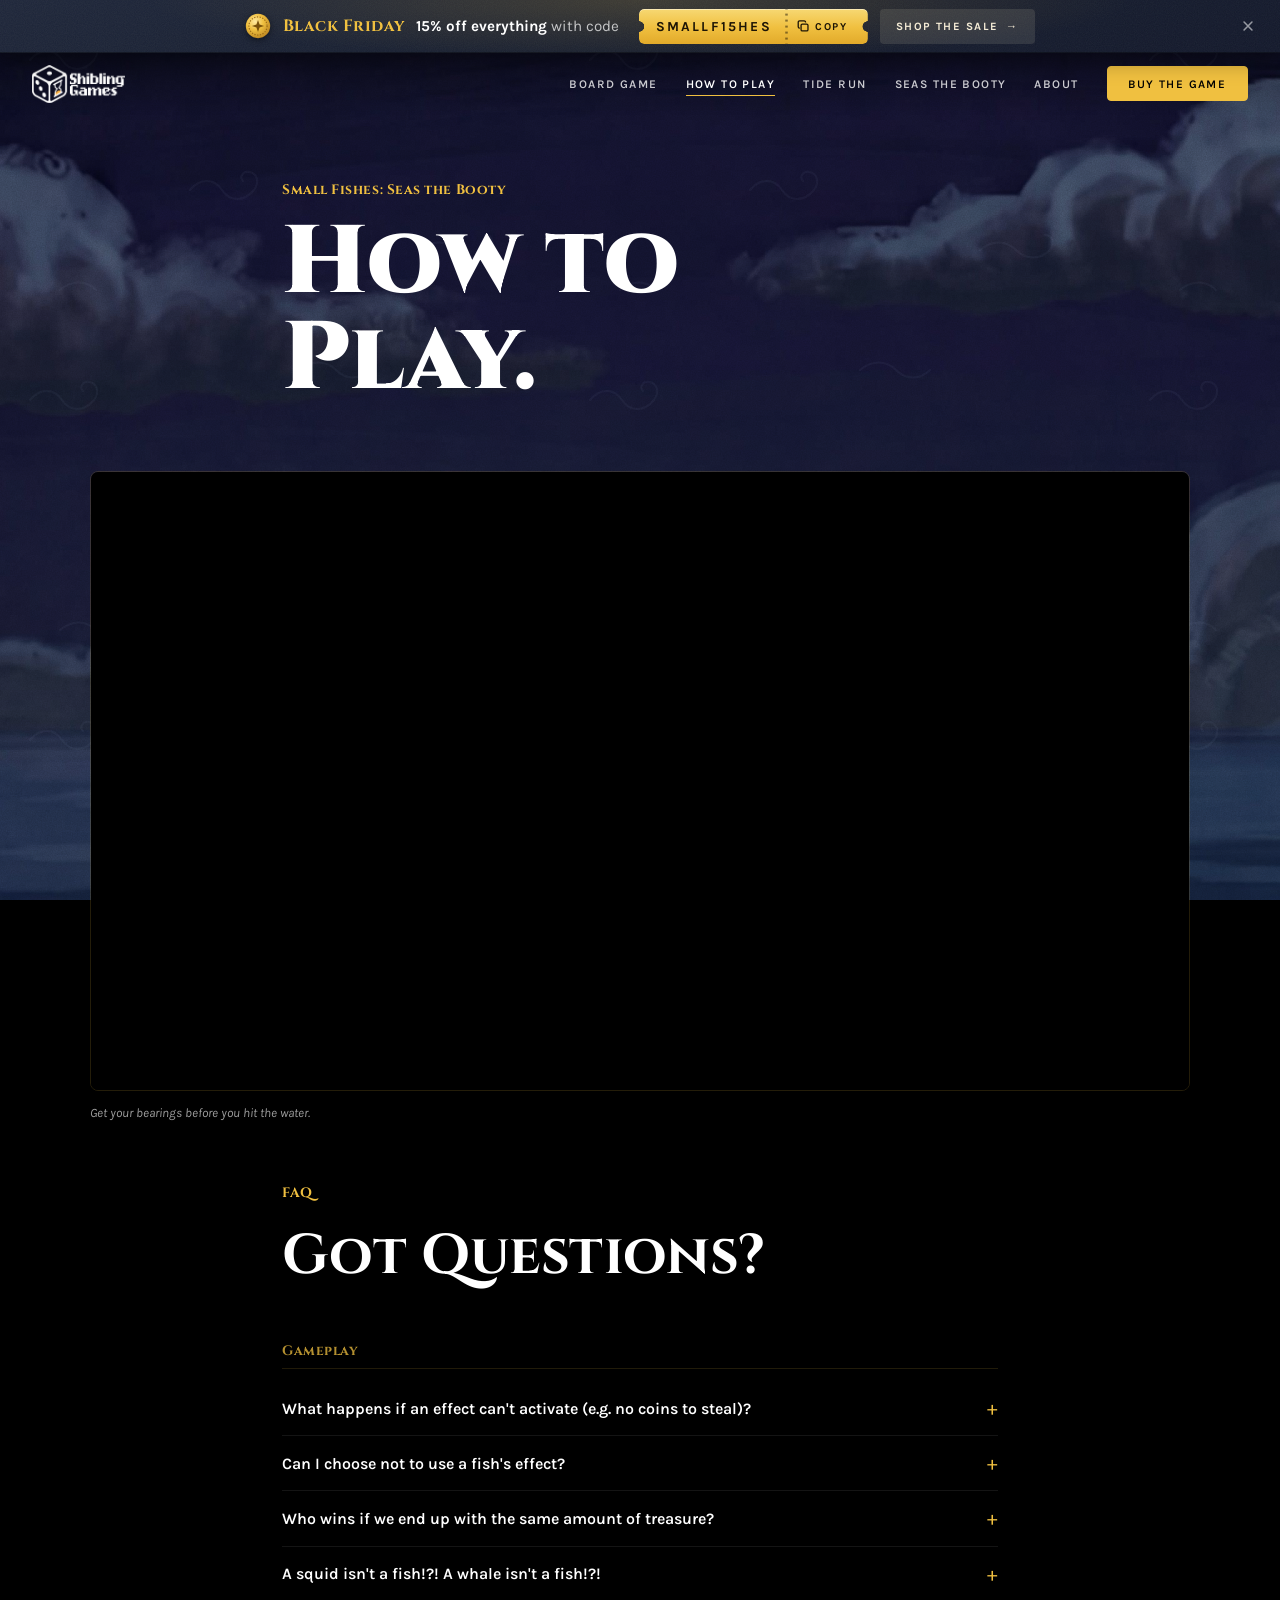
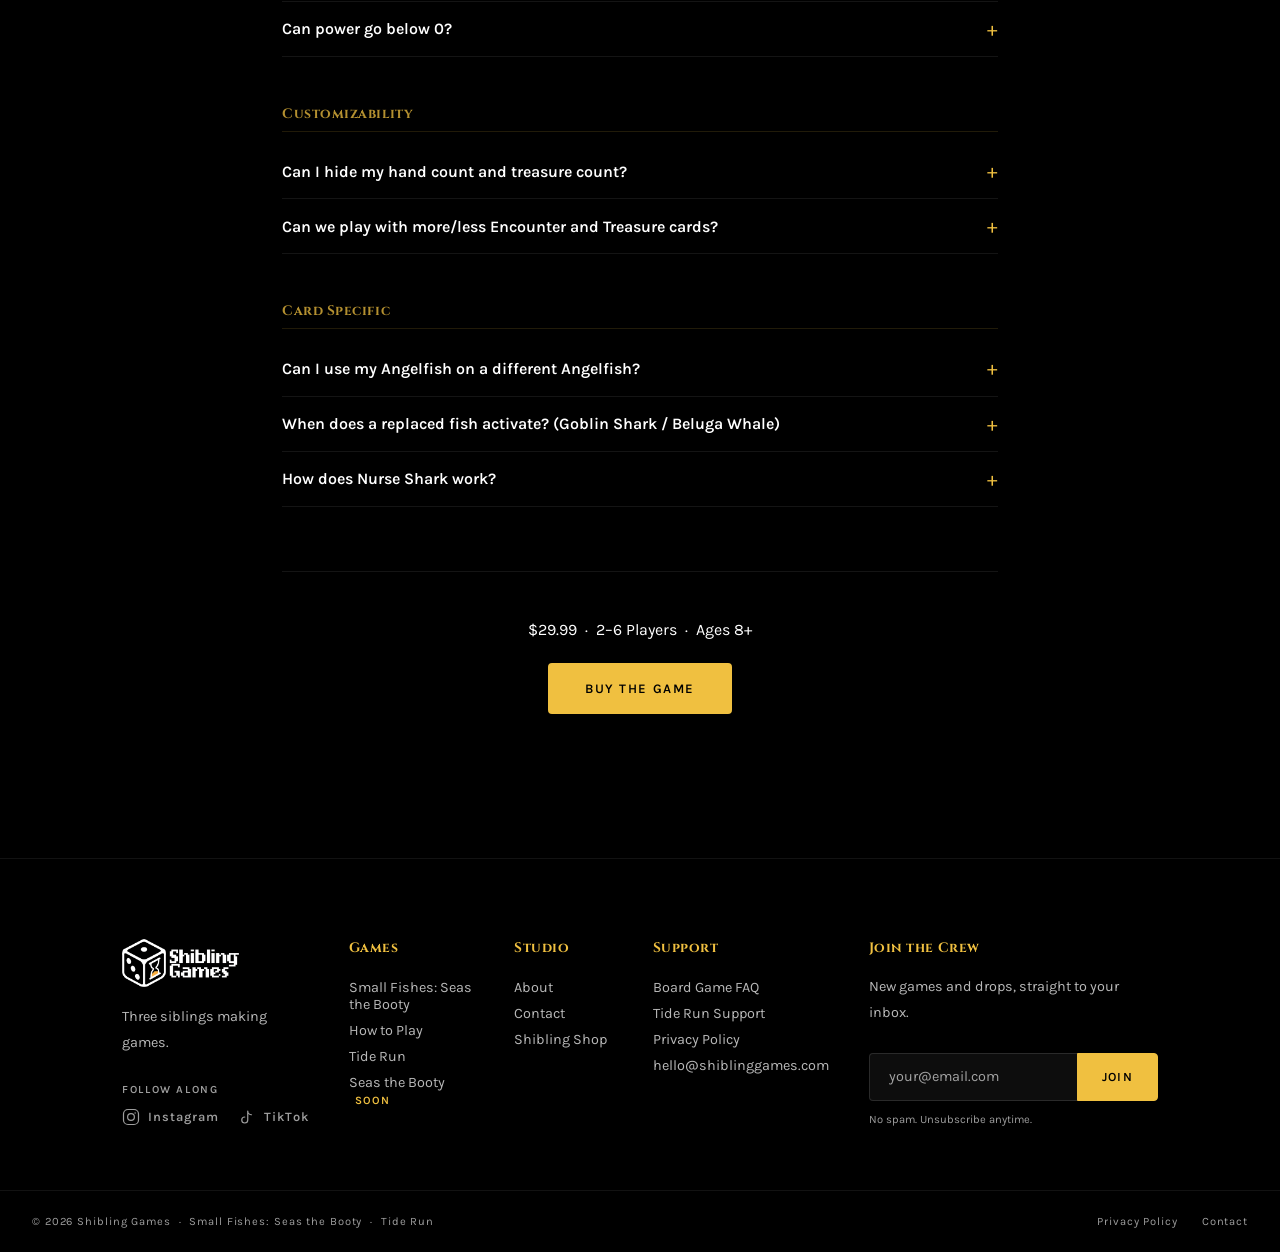
<file: how-to-play.html>
<!DOCTYPE html>
<html lang="en">

<head>
  <meta charset="UTF-8">
  <meta name="viewport" content="width=device-width, initial-scale=1.0">
  <title>How to Play | Small Fishes: Seas the Booty</title>
  <meta name="description" content="Learn how to play Small Fishes: Seas the Booty, the pirate strategy board game. Watch the how-to-play video and read the rules FAQ on effects, ties, and card timing.">

  <!-- Open Graph -->
  <meta property="og:type" content="website">
  <meta property="og:site_name" content="Shibling Games">
  <meta property="og:url" content="https://shiblinggames.com/how-to-play.html">
  <meta property="og:title" content="How to Play | Small Fishes: Seas the Booty">
  <meta property="og:description" content="Learn how to play Small Fishes: Seas the Booty, the pirate strategy board game. Watch the how-to-play video and read the rules FAQ on effects, ties, and card timing.">
  <meta property="og:image" content="https://shiblinggames.com/OG_image.jpeg">

  <!-- Twitter Card -->
  <meta name="twitter:card" content="summary_large_image">
  <meta name="twitter:title" content="How to Play | Small Fishes: Seas the Booty">
  <meta name="twitter:description" content="Learn how to play Small Fishes: Seas the Booty, the pirate strategy board game. Watch the how-to-play video and read the rules FAQ on effects, ties, and card timing.">
  <meta name="twitter:image" content="https://shiblinggames.com/OG_image.jpeg">
  <link rel="icon" type="image/png" href="favicon.png">
  <link rel="apple-touch-icon" href="apple-touch-icon.png">
  <link rel="canonical" href="https://shiblinggames.com/how-to-play.html">
  <link rel="preconnect" href="https://fonts.googleapis.com">
  <link rel="preconnect" href="https://fonts.gstatic.com" crossorigin>
  <link
    href="https://fonts.googleapis.com/css2?family=Cinzel:wght@400;700;900&family=Karla:ital,wght@0,300;0,400;0,600;1,300&display=swap"
    rel="stylesheet">
  <link rel="stylesheet" href="css/style.css?v=29">
  <link rel="stylesheet" href="css/sale.css?v=1">
  <link rel="stylesheet" href="css/how-to-play.css?v=8">
  <link rel="preload" as="image" href="Shiblinggamesbackground.jpeg">
</head>

<body class="htp-page">

  <a class="skip-link" href="#main">Skip to content</a>
  <div id="page-transition"></div>

  <!-- SCROLL PROGRESS -->
  <div id="scroll-progress"></div>

  <!-- OCEAN BACKGROUND -->
  <div id="ocean-bg"></div>
  <div id="depth-overlay"></div>
  <div id="treasure-glow"></div>

  <!-- FIXED HEADER -->
  <!-- SITE-HEADER -->
  <header class="site-header">
    <nav>
      <a href="index.html" class="nav-logo" aria-label="Shibling Games home">
        <img src="logo-mark.png" alt="Shibling Games" width="391" height="160">
      </a>
      <div class="nav-links">
        <a href="small-fishes/" class="nav-link">Board Game</a>
        <a href="how-to-play.html" class="nav-link nav-link--active">How to Play</a>
        <a href="tiderun/" class="nav-link">Tide Run</a>
        <a href="index.html#seas-the-booty" class="nav-link">Seas the Booty</a>
        <a href="about.html" class="nav-link">About</a>
        <a href="https://shiblingshop.com/products/small-fishes-seas-the-booty-strategy-card-game" class="nav-cta" target="_blank" rel="noopener">Buy the Game</a>
      </div>
      <button class="nav-hamburger" id="nav-hamburger" aria-label="Open menu" aria-expanded="false">
        <span></span><span></span><span></span>
      </button>
    </nav>
  </header>

  <div class="nav-mobile-menu" id="nav-mobile-menu">
    <nav class="nav-mobile-links">
      <a href="small-fishes/" class="nav-mobile-link">Board Game</a>
      <a href="how-to-play.html" class="nav-mobile-link">How to Play</a>
      <a href="tiderun/" class="nav-mobile-link">Tide Run</a>
      <a href="index.html#seas-the-booty" class="nav-mobile-link">Seas the Booty</a>
      <a href="about.html" class="nav-mobile-link">About</a>
      <a href="contact.html" class="nav-mobile-link">Contact</a>
      <div class="nav-mobile-divider"></div>
      <a href="https://shiblingshop.com/products/small-fishes-seas-the-booty-strategy-card-game" class="cta-button nav-mobile-cta" target="_blank" rel="noopener">Buy the Game</a>
    </nav>
  </div>
  <!-- /SITE-HEADER -->

  <main class="htp-main" id="main">

    <!-- PAGE HERO -->
    <section class="htp-hero">
      <span class="section-label">Small Fishes: Seas the Booty</span>
      <h1 class="htp-title">How to<br>Play.</h1>
    </section>

    <!-- VIDEO -->
    <section class="htp-video-section">
      <div class="htp-video-wrap">
        <iframe class="htp-video" src="https://www.youtube.com/embed/vQaE9s4lotM" title="Small Fishes: Seas the Booty, how to play" frameborder="0" allow="accelerometer; autoplay; clipboard-write; encrypted-media; gyroscope; picture-in-picture" allowfullscreen></iframe>
      </div>
      <p class="htp-video-note">Get your bearings before you hit the water.</p>
    </section>

    <!-- FAQ -->
    <section class="htp-faq" id="faq">
      <div class="htp-faq-inner">
        <span class="section-label">FAQ</span>
        <h2 class="htp-faq-title">Got Questions?</h2>

        <!-- GAMEPLAY -->
        <div class="faq-category">
          <h3 class="faq-category-label">Gameplay</h3>

          <details class="faq-item">
            <summary class="faq-question">What happens if an effect can't activate (e.g. no coins to steal)?</summary>
            <p class="faq-answer">Nothing happens! It is as if you didn't have an effect to activate.</p>
          </details>

          <details class="faq-item">
            <summary class="faq-question">Can I choose not to use a fish's effect?</summary>
            <p class="faq-answer">Only if it says "may" in the effect text.</p>
          </details>

          <details class="faq-item">
            <summary class="faq-question">Who wins if we end up with the same amount of treasure?</summary>
            <p class="faq-answer">Rank breaks ties in Small Fishes :3</p>
          </details>

          <details class="faq-item">
            <summary class="faq-question">A squid isn't a fish!?! A whale isn't a fish!?!</summary>
            <p class="faq-answer">You're right! But in Small Fishes, all the sea creatures are fishies.</p>
          </details>

          <details class="faq-item">
            <summary class="faq-question">Can power go below 0?</summary>
            <p class="faq-answer">Yes.</p>
          </details>
        </div>

        <!-- CUSTOMIZABILITY -->
        <div class="faq-category">
          <h3 class="faq-category-label">Customizability</h3>

          <details class="faq-item">
            <summary class="faq-question">Can I hide my hand count and treasure count?</summary>
            <p class="faq-answer">Yes. We actually recommend hiding your treasure total until the end!</p>
          </details>

          <details class="faq-item">
            <summary class="faq-question">Can we play with more/less Encounter and Treasure cards?</summary>
            <p class="faq-answer">Feel free to customize! You can shorten the game by adding fewer Treasures, and you can choose to play only your favorite Encounters.</p>
          </details>
        </div>

        <!-- CARD SPECIFIC -->
        <div class="faq-category">
          <h3 class="faq-category-label">Card Specific</h3>

          <details class="faq-item">
            <summary class="faq-question">Can I use my Angelfish on a different Angelfish?</summary>
            <p class="faq-answer">No. When a card says its own name in its effect (e.g. Angelfish, Beluga Whale), that effect refers specifically to that particular card.</p>
          </details>

          <details class="faq-item">
            <summary class="faq-question">When does a replaced fish activate? (Goblin Shark / Beluga Whale)</summary>
            <p class="faq-answer">It activates after being swapped. Treat the new card like it has Speed 1.</p>
          </details>

          <details class="faq-item">
            <summary class="faq-question">How does Nurse Shark work?</summary>
            <p class="faq-answer">Nurse Shark only prevents effects that say "choose a fish."</p>
          </details>
        </div>

      </div>
    </section>

    <!-- FOOTER BUY BLOCK -->
    <section class="htp-footer-buy">
      <p class="end-buy-details">$29.99 &nbsp;·&nbsp; 2–6 Players &nbsp;·&nbsp; Ages 8+</p>
      <a href="https://shiblingshop.com/products/small-fishes-seas-the-booty-strategy-card-game" class="cta-button"
        target="_blank" rel="noopener">Buy the Game</a>
    </section>

  </main>

  <!-- SITE-FOOTER -->
  <footer class="site-footer">
    <div class="footer-inner">

      <div class="footer-brand">
        <img src="logo-mark.png" alt="Shibling Games" class="footer-logo" width="391" height="160" loading="lazy">
        <p class="footer-body">Three siblings making games.</p>
        <div class="socials">
          <span class="socials-label">Follow along</span>
          <div class="socials-links">
            <a href="https://www.instagram.com/shiblinggames/" class="social-link" target="_blank" rel="noopener" aria-label="Instagram">
              <svg class="social-icon" width="18" height="18" viewBox="0 0 24 24" fill="none" xmlns="http://www.w3.org/2000/svg" aria-hidden="true">
                <rect x="2" y="2" width="20" height="20" rx="6" stroke="currentColor" stroke-width="1.6" />
                <circle cx="12" cy="12" r="4.5" stroke="currentColor" stroke-width="1.6" />
                <circle cx="17.5" cy="6.5" r="1" fill="currentColor" />
              </svg>
              <span>Instagram</span>
            </a>
            <a href="https://www.tiktok.com/@shiblinggames" class="social-link" target="_blank" rel="noopener" aria-label="TikTok">
              <svg class="social-icon" width="18" height="18" viewBox="0 0 24 24" fill="none" xmlns="http://www.w3.org/2000/svg" aria-hidden="true">
                <path d="M9 12a4 4 0 1 0 4 4V4a5 5 0 0 0 5 5" stroke="currentColor" stroke-width="1.6" stroke-linecap="round" stroke-linejoin="round" />
              </svg>
              <span>TikTok</span>
            </a>
          </div>
        </div>
      </div>

      <div class="footer-col">
        <p class="footer-col-title">Games</p>
        <a href="small-fishes/">Small Fishes: Seas the Booty</a>
        <a href="how-to-play.html">How to Play</a>
        <a href="tiderun/">Tide Run</a>
        <a href="index.html#seas-the-booty">Seas the Booty <small>Soon</small></a>
      </div>

      <div class="footer-col">
        <p class="footer-col-title">Studio</p>
        <a href="about.html">About</a>
        <a href="contact.html">Contact</a>
        <a href="index.html#shop">Shibling Shop</a>
      </div>

      <div class="footer-col">
        <p class="footer-col-title">Support</p>
        <a href="how-to-play.html#faq">Board Game FAQ</a>
        <a href="tiderun/support/">Tide Run Support</a>
        <a href="privacy.html">Privacy Policy</a>
        <a href="mailto:hello@shiblinggames.com">hello@shiblinggames.com</a>
      </div>

      <div class="footer-email" id="crew">
        <p class="footer-col-title">Join the Crew</p>
        <p class="footer-body">New games and drops, straight to your inbox.</p>
        <form id="email-form" class="email-form">
          <div class="email-form-row">
            <input type="email" id="email-input" name="email" placeholder="your@email.com" required autocomplete="email" />
            <button type="submit" class="email-submit">Join</button>
          </div>
          <p class="email-legal">No spam. Unsubscribe anytime.</p>
        </form>
        <div id="email-success" class="email-success" hidden>
          <span class="email-success-icon">&#10022;</span>
          <p>Welcome aboard. Check your inbox to confirm.</p>
        </div>
      </div>

    </div>
    <div class="footer-bar">
      <span>&copy; 2026 Shibling Games &nbsp;&middot;&nbsp; Small Fishes: Seas the Booty &nbsp;&middot;&nbsp; Tide Run</span>
      <div class="footer-bar-links">
        <a href="privacy.html">Privacy Policy</a>
        <a href="contact.html">Contact</a>
      </div>
    </div>
  </footer>
  <!-- /SITE-FOOTER -->

  <script src="js/sale.js?v=2"></script>
  <script src="js/app.js?v=7"></script>
</body>
</html>
</file>
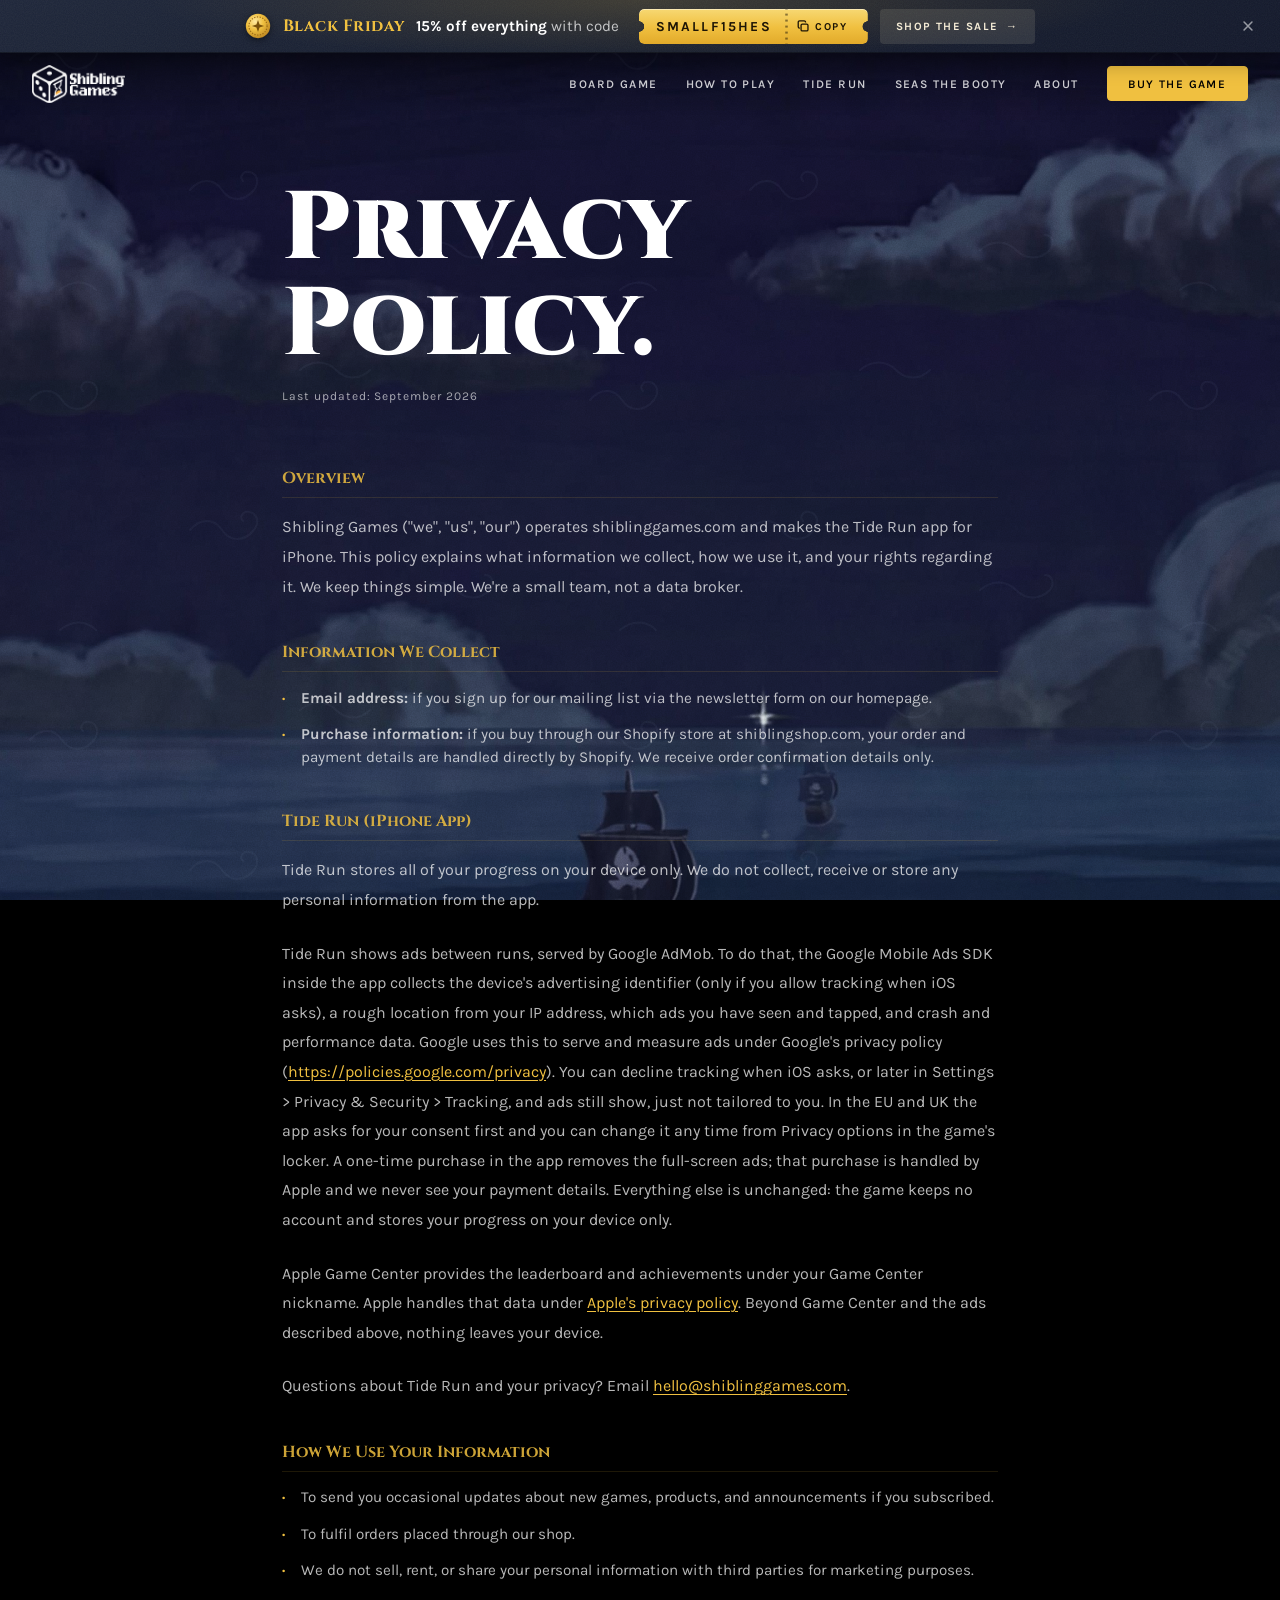
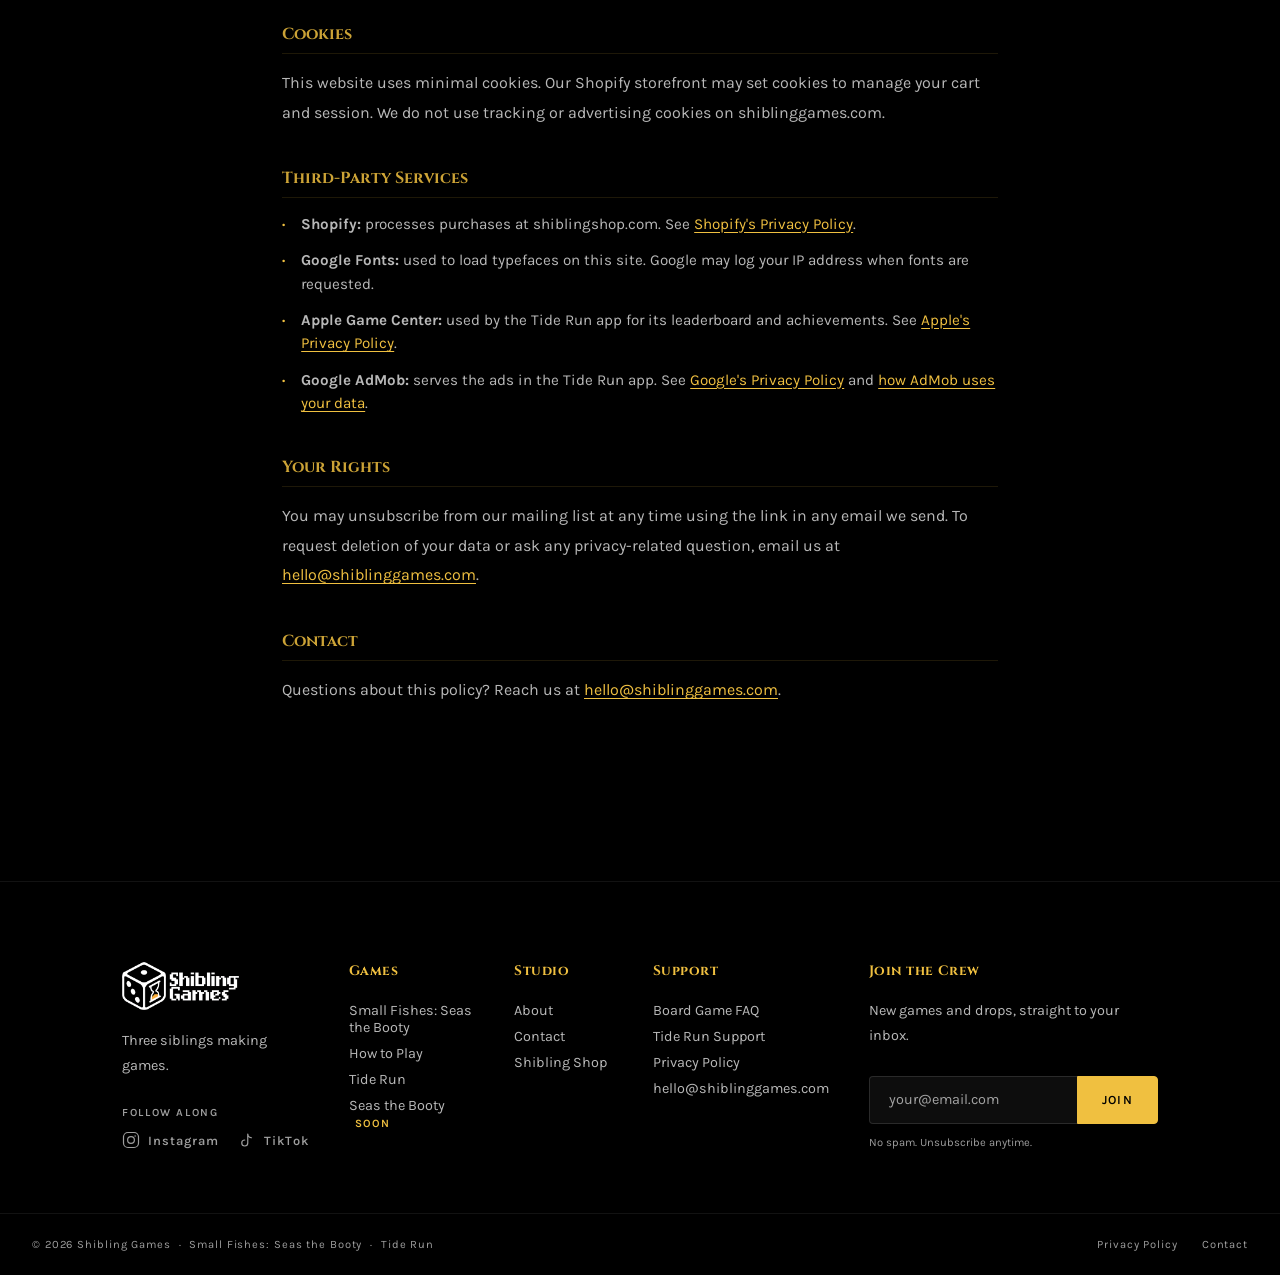
<file: privacy.html>
<!DOCTYPE html>
<html lang="en">

<head>
  <meta charset="UTF-8">
  <meta name="viewport" content="width=device-width, initial-scale=1.0">
  <title>Privacy Policy | Shibling Games</title>
  <meta name="description" content="How Shibling Games handles your data on shiblinggames.com and in the Tide Run app for iPhone: what we collect, what Game Center and Google AdMob see, and your choices.">

  <meta property="og:type" content="website">
  <meta property="og:site_name" content="Shibling Games">
  <meta property="og:url" content="https://shiblinggames.com/privacy.html">
  <meta property="og:title" content="Privacy Policy | Shibling Games">
  <meta property="og:description" content="What Shibling Games collects on shiblinggames.com and in the Tide Run app, and your choices.">
  <meta property="og:image" content="https://shiblinggames.com/OG_image.jpeg">

  <link rel="icon" type="image/png" href="favicon.png">
  <link rel="apple-touch-icon" href="apple-touch-icon.png">
  <link rel="canonical" href="https://shiblinggames.com/privacy.html">
  <link rel="preconnect" href="https://fonts.googleapis.com">
  <link rel="preconnect" href="https://fonts.gstatic.com" crossorigin>
  <link href="https://fonts.googleapis.com/css2?family=Cinzel:wght@400;700;900&family=Karla:ital,wght@0,300;0,400;0,600;1,300&display=swap" rel="stylesheet">
  <link rel="stylesheet" href="css/style.css?v=29">
  <link rel="stylesheet" href="css/sale.css?v=1">
  <link rel="stylesheet" href="css/how-to-play.css?v=8">
  <link rel="preload" as="image" href="Shiblinggamesbackground.jpeg">
</head>

<body class="htp-page">

  <a class="skip-link" href="#main">Skip to content</a>
  <div id="page-transition"></div>

  <div id="scroll-progress"></div>
  <div id="ocean-bg"></div>
  <div id="depth-overlay"></div>
  <div id="treasure-glow"></div>

  <!-- SITE-HEADER -->
  <header class="site-header">
    <nav>
      <a href="index.html" class="nav-logo" aria-label="Shibling Games home">
        <img src="logo-mark.png" alt="Shibling Games" width="391" height="160">
      </a>
      <div class="nav-links">
        <a href="small-fishes/" class="nav-link">Board Game</a>
        <a href="how-to-play.html" class="nav-link">How to Play</a>
        <a href="tiderun/" class="nav-link">Tide Run</a>
        <a href="index.html#seas-the-booty" class="nav-link">Seas the Booty</a>
        <a href="about.html" class="nav-link">About</a>
        <a href="https://shiblingshop.com/products/small-fishes-seas-the-booty-strategy-card-game" class="nav-cta" target="_blank" rel="noopener">Buy the Game</a>
      </div>
      <button class="nav-hamburger" id="nav-hamburger" aria-label="Open menu" aria-expanded="false">
        <span></span><span></span><span></span>
      </button>
    </nav>
  </header>

  <div class="nav-mobile-menu" id="nav-mobile-menu">
    <nav class="nav-mobile-links">
      <a href="small-fishes/" class="nav-mobile-link">Board Game</a>
      <a href="how-to-play.html" class="nav-mobile-link">How to Play</a>
      <a href="tiderun/" class="nav-mobile-link">Tide Run</a>
      <a href="index.html#seas-the-booty" class="nav-mobile-link">Seas the Booty</a>
      <a href="about.html" class="nav-mobile-link">About</a>
      <a href="contact.html" class="nav-mobile-link">Contact</a>
      <div class="nav-mobile-divider"></div>
      <a href="https://shiblingshop.com/products/small-fishes-seas-the-booty-strategy-card-game" class="cta-button nav-mobile-cta" target="_blank" rel="noopener">Buy the Game</a>
    </nav>
  </div>
  <!-- /SITE-HEADER -->

  <main class="htp-main" id="main">

    <section class="htp-hero">
      <h1 class="htp-title">Privacy<br>Policy.</h1>
      <p class="htp-hero-date">Last updated: September 2026</p>
    </section>

    <section class="htp-about">

      <div class="privacy-block">
        <h2 class="privacy-heading">Overview</h2>
        <p class="htp-about-body">Shibling Games ("we", "us", "our") operates shiblinggames.com and makes the Tide Run app for iPhone. This policy explains what information we collect, how we use it, and your rights regarding it. We keep things simple. We're a small team, not a data broker.</p>
      </div>

      <div class="privacy-block">
        <h2 class="privacy-heading">Information We Collect</h2>
        <ul class="feature-list">
          <li><strong>Email address:</strong> if you sign up for our mailing list via the newsletter form on our homepage.</li>
          <li><strong>Purchase information:</strong> if you buy through our Shopify store at shiblingshop.com, your order and payment details are handled directly by Shopify. We receive order confirmation details only.</li>
        </ul>
      </div>

      <div class="privacy-block" id="tide-run">
        <h2 class="privacy-heading">Tide Run (iPhone App)</h2>
        <p class="htp-about-body">Tide Run stores all of your progress on your device only. We do not collect, receive or store any personal information from the app.</p>
        <p class="htp-about-body">Tide Run shows ads between runs, served by Google AdMob. To do that, the Google Mobile Ads SDK inside the app collects the device's advertising identifier (only if you allow tracking when iOS asks), a rough location from your IP address, which ads you have seen and tapped, and crash and performance data. Google uses this to serve and measure ads under Google's privacy policy (<a href="https://policies.google.com/privacy" target="_blank" rel="noopener" class="privacy-link">https://policies.google.com/privacy</a>). You can decline tracking when iOS asks, or later in Settings &gt; Privacy &amp; Security &gt; Tracking, and ads still show, just not tailored to you. In the EU and UK the app asks for your consent first and you can change it any time from Privacy options in the game's locker. A one-time purchase in the app removes the full-screen ads; that purchase is handled by Apple and we never see your payment details. Everything else is unchanged: the game keeps no account and stores your progress on your device only.</p>
        <p class="htp-about-body">Apple Game Center provides the leaderboard and achievements under your Game Center nickname. Apple handles that data under <a href="https://www.apple.com/legal/privacy/" target="_blank" rel="noopener" class="privacy-link">Apple's privacy policy</a>. Beyond Game Center and the ads described above, nothing leaves your device.</p>
        <p class="htp-about-body">Questions about Tide Run and your privacy? Email <a href="mailto:hello@shiblinggames.com" class="privacy-link">hello@shiblinggames.com</a>.</p>
      </div>

      <div class="privacy-block">
        <h2 class="privacy-heading">How We Use Your Information</h2>
        <ul class="feature-list">
          <li>To send you occasional updates about new games, products, and announcements if you subscribed.</li>
          <li>To fulfil orders placed through our shop.</li>
          <li>We do not sell, rent, or share your personal information with third parties for marketing purposes.</li>
        </ul>
      </div>

      <div class="privacy-block">
        <h2 class="privacy-heading">Cookies</h2>
        <p class="htp-about-body">This website uses minimal cookies. Our Shopify storefront may set cookies to manage your cart and session. We do not use tracking or advertising cookies on shiblinggames.com.</p>
      </div>

      <div class="privacy-block">
        <h2 class="privacy-heading">Third-Party Services</h2>
        <ul class="feature-list">
          <li><strong>Shopify:</strong> processes purchases at shiblingshop.com. See <a href="https://www.shopify.com/legal/privacy" target="_blank" rel="noopener" class="privacy-link">Shopify's Privacy Policy</a>.</li>
          <li><strong>Google Fonts:</strong> used to load typefaces on this site. Google may log your IP address when fonts are requested.</li>
          <li><strong>Apple Game Center:</strong> used by the Tide Run app for its leaderboard and achievements. See <a href="https://www.apple.com/legal/privacy/" target="_blank" rel="noopener" class="privacy-link">Apple's Privacy Policy</a>.</li>
          <li><strong>Google AdMob:</strong> serves the ads in the Tide Run app. See <a href="https://policies.google.com/privacy" target="_blank" rel="noopener" class="privacy-link">Google's Privacy Policy</a> and <a href="https://support.google.com/admob/answer/6128543" target="_blank" rel="noopener" class="privacy-link">how AdMob uses your data</a>.</li>
        </ul>
      </div>

      <div class="privacy-block">
        <h2 class="privacy-heading">Your Rights</h2>
        <p class="htp-about-body">You may unsubscribe from our mailing list at any time using the link in any email we send. To request deletion of your data or ask any privacy-related question, email us at <a href="mailto:hello@shiblinggames.com" class="privacy-link">hello@shiblinggames.com</a>.</p>
      </div>

      <div class="privacy-block">
        <h2 class="privacy-heading">Contact</h2>
        <p class="htp-about-body">Questions about this policy? Reach us at <a href="mailto:hello@shiblinggames.com" class="privacy-link">hello@shiblinggames.com</a>.</p>
      </div>

    </section>

  </main>

  <!-- SITE-FOOTER -->
  <footer class="site-footer">
    <div class="footer-inner">

      <div class="footer-brand">
        <img src="logo-mark.png" alt="Shibling Games" class="footer-logo" width="391" height="160" loading="lazy">
        <p class="footer-body">Three siblings making games.</p>
        <div class="socials">
          <span class="socials-label">Follow along</span>
          <div class="socials-links">
            <a href="https://www.instagram.com/shiblinggames/" class="social-link" target="_blank" rel="noopener" aria-label="Instagram">
              <svg class="social-icon" width="18" height="18" viewBox="0 0 24 24" fill="none" xmlns="http://www.w3.org/2000/svg" aria-hidden="true">
                <rect x="2" y="2" width="20" height="20" rx="6" stroke="currentColor" stroke-width="1.6" />
                <circle cx="12" cy="12" r="4.5" stroke="currentColor" stroke-width="1.6" />
                <circle cx="17.5" cy="6.5" r="1" fill="currentColor" />
              </svg>
              <span>Instagram</span>
            </a>
            <a href="https://www.tiktok.com/@shiblinggames" class="social-link" target="_blank" rel="noopener" aria-label="TikTok">
              <svg class="social-icon" width="18" height="18" viewBox="0 0 24 24" fill="none" xmlns="http://www.w3.org/2000/svg" aria-hidden="true">
                <path d="M9 12a4 4 0 1 0 4 4V4a5 5 0 0 0 5 5" stroke="currentColor" stroke-width="1.6" stroke-linecap="round" stroke-linejoin="round" />
              </svg>
              <span>TikTok</span>
            </a>
          </div>
        </div>
      </div>

      <div class="footer-col">
        <p class="footer-col-title">Games</p>
        <a href="small-fishes/">Small Fishes: Seas the Booty</a>
        <a href="how-to-play.html">How to Play</a>
        <a href="tiderun/">Tide Run</a>
        <a href="index.html#seas-the-booty">Seas the Booty <small>Soon</small></a>
      </div>

      <div class="footer-col">
        <p class="footer-col-title">Studio</p>
        <a href="about.html">About</a>
        <a href="contact.html">Contact</a>
        <a href="index.html#shop">Shibling Shop</a>
      </div>

      <div class="footer-col">
        <p class="footer-col-title">Support</p>
        <a href="how-to-play.html#faq">Board Game FAQ</a>
        <a href="tiderun/support/">Tide Run Support</a>
        <a href="privacy.html">Privacy Policy</a>
        <a href="mailto:hello@shiblinggames.com">hello@shiblinggames.com</a>
      </div>

      <div class="footer-email" id="crew">
        <p class="footer-col-title">Join the Crew</p>
        <p class="footer-body">New games and drops, straight to your inbox.</p>
        <form id="email-form" class="email-form">
          <div class="email-form-row">
            <input type="email" id="email-input" name="email" placeholder="your@email.com" required autocomplete="email" />
            <button type="submit" class="email-submit">Join</button>
          </div>
          <p class="email-legal">No spam. Unsubscribe anytime.</p>
        </form>
        <div id="email-success" class="email-success" hidden>
          <span class="email-success-icon">&#10022;</span>
          <p>Welcome aboard. Check your inbox to confirm.</p>
        </div>
      </div>

    </div>
    <div class="footer-bar">
      <span>&copy; 2026 Shibling Games &nbsp;&middot;&nbsp; Small Fishes: Seas the Booty &nbsp;&middot;&nbsp; Tide Run</span>
      <div class="footer-bar-links">
        <a href="privacy.html">Privacy Policy</a>
        <a href="contact.html">Contact</a>
      </div>
    </div>
  </footer>
  <!-- /SITE-FOOTER -->

  <script src="js/sale.js?v=2"></script>
  <script src="js/app.js?v=7"></script>
</body>
</html>
</file>
<file: css/style.css>
/* ============================================================
   VARIABLES & RESET
   ============================================================ */
:root {
  --gold: #F0C040;
  --gold-hover: #F5D060;
  --bg: #000;
  --text: #fff;
  --text-muted: rgba(255, 255, 255, 0.62);
  --text-dim: rgba(255, 255, 255, 0.72);
  --panel-border: rgba(255, 255, 255, 0.07);
  --font-display: 'Cinzel', serif;
  --font-body: 'Karla', sans-serif;
  --max-w: 1100px;
  --section-pad: 6rem 0;
  /* radius by role: controls, cards, framed media */
  --r-sm: 4px;
  --r-md: 10px;
  --r-lg: 16px;
  --parchment-light: #f5ecd6;
  --grain: url("data:image/svg+xml,%3Csvg xmlns='http://www.w3.org/2000/svg' width='220' height='220'%3E%3Cfilter id='n'%3E%3CfeTurbulence type='fractalNoise' baseFrequency='.8' numOctaves='2' stitchTiles='stitch'/%3E%3CfeColorMatrix values='0 0 0 0 0 0 0 0 0 0 0 0 0 0 0 0 0 0 .6 0'/%3E%3C/filter%3E%3Crect width='100%25' height='100%25' filter='url(%23n)'/%3E%3C/svg%3E");
  /* cards and panels: a warm surface a step up from the sea, no outlines */
  --grain-light: url("data:image/svg+xml,%3Csvg xmlns='http://www.w3.org/2000/svg' width='220' height='220'%3E%3Cfilter id='n'%3E%3CfeTurbulence type='fractalNoise' baseFrequency='.9' numOctaves='2' stitchTiles='stitch'/%3E%3CfeColorMatrix values='0 0 0 0 1 0 0 0 0 .95 0 0 0 0 .85 0 0 0 .06 0'/%3E%3C/filter%3E%3Crect width='100%25' height='100%25' filter='url(%23n)'/%3E%3C/svg%3E");
  --surface: var(--grain-light), linear-gradient(165deg, #1d2539 0%, #151c2d 55%, #11172a 100%);
  --shadow-card: inset 0 1px 0 rgba(255, 255, 255, 0.07), 0 2px 4px rgba(0, 0, 0, 0.3), 0 18px 40px rgba(0, 0, 0, 0.5);
}

*, *::before, *::after {
  box-sizing: border-box;
  margin: 0;
  padding: 0;
}

html { scroll-behavior: smooth; }

body {
  font-family: var(--font-body);
  color: var(--text);
  background: #000;
  -webkit-font-smoothing: antialiased;
  overflow-x: hidden;
}

img { max-width: 100%; display: block; }

::selection { background: var(--gold); color: #000; }
input { caret-color: var(--gold); }

:focus-visible {
  outline: 2px solid var(--gold);
  outline-offset: 3px;
  border-radius: 2px;
}
a { color: inherit; text-decoration: none; }
ul { list-style: none; }


/* ============================================================
   OCEAN BACKGROUND
   ============================================================ */
#ocean-bg {
  position: fixed;
  inset: 0;
  z-index: 0;
  background-image: url('../Shiblinggamesbackground.jpeg');
  background-size: cover;
  background-position: center 0%;
  background-repeat: no-repeat;
  will-change: background-position;
}

/* painted-paper grain and hand-drawn swells over the sea, so the deep
   water below the hero art reads as a printed surface, not a flat fill */
body::before,
body::after {
  content: '';
  position: fixed;
  inset: 0;
  z-index: 1;
  pointer-events: none;
}

body::before { background-image: url("data:image/svg+xml,%3Csvg xmlns='http://www.w3.org/2000/svg' width='560' height='340' viewBox='0 0 560 340'%3E%3Cg fill='none' stroke='%23cfe0ff' stroke-opacity='.05' stroke-width='2' stroke-linecap='round'%3E%3Cpath d='M30 60c10-12 24-12 32 0s22 12 32 0c6-8 3-17-5-18-6-1-10 5-6 9'/%3E%3Cpath d='M300 30c12-10 26-10 36 0s24 10 34 0'/%3E%3Cpath d='M190 190c10-12 24-12 32 0s22 12 32 0c6-8 3-17-5-18-6-1-10 5-6 9'/%3E%3Cpath d='M420 250c12-10 26-10 36 0s24 10 34 0c5-7 2-15-5-15'/%3E%3Cpath d='M60 290c12-10 26-10 36 0'/%3E%3C/g%3E%3C/svg%3E"); background-size: 560px 340px; }
body::after { background-image: var(--grain); background-size: 220px; opacity: 0.35; mix-blend-mode: overlay; }

#depth-overlay {
  position: fixed;
  inset: 0;
  z-index: 1;
  background: #000;
  opacity: 0;
  pointer-events: none;
}

#treasure-glow {
  position: fixed;
  bottom: -70px;
  left: 50%;
  transform: translateX(-50%);
  width: 800px;
  max-width: 100vw;
  height: 300px;
  background: radial-gradient(ellipse at center bottom, rgba(240, 192, 64, 0.39) 0%, rgba(240, 192, 64, 0.12) 42%, rgba(240, 192, 64, 0.02) 67%, transparent 75%);
  pointer-events: none;
  z-index: 3;
  opacity: 0;
  will-change: opacity;
  animation: treasurePulse 3.5s ease-in-out infinite;
}

@keyframes treasurePulse {
  0%, 100% { transform: translateX(-50%) scaleX(1); }
  50%       { transform: translateX(-50%) scaleX(1.07); }
}

/* All content layers above the bg */
.site-header,
.hero,
section,
footer {
  position: relative;
  z-index: 2;
}

/* ============================================================
   TYPOGRAPHY UTILITIES
   ============================================================ */
.section-label {
  display: inline-block;
  font-family: var(--font-display);
  font-size: 0.85rem;
  font-weight: 700;
  letter-spacing: 0.04em;
  color: var(--gold);
  margin-bottom: 1.25rem;
}

.badge {
  display: inline-block;
  font-family: var(--font-body);
  font-size: 0.7rem;
  font-weight: 700;
  letter-spacing: 0.12em;
  text-transform: uppercase;
  background: var(--gold);
  color: #000;
  padding: 0.3em 0.65em;
  border-radius: 3px;
  vertical-align: middle;
  margin-left: 0.35em;
  line-height: 1.8;
}

/* ============================================================
   BUTTONS
   ============================================================ */
.cta-button {
  display: inline-block;
  padding: 1rem 2.2rem;
  font-family: var(--font-body);
  font-size: 0.82rem;
  font-weight: 600;
  letter-spacing: 0.12em;
  text-transform: uppercase;
  text-decoration: none;
  color: #000;
  background: var(--gold);
  border: 2px solid var(--gold);
  border-radius: var(--r-sm);
  transition: background 0.25s, color 0.25s, border-color 0.25s;
  cursor: pointer;
}

.cta-button:hover {
  background: transparent;
  color: var(--gold-hover);
  border-color: var(--gold-hover);
}

.cta-button--ghost {
  background: transparent;
  color: var(--gold);
}

.cta-button--ghost:hover {
  background: var(--gold);
  color: #000;
}

.section-learn-link {
  display: inline-flex;
  align-items: center;
  gap: 0.5rem;
  font-family: var(--font-body);
  font-size: 0.78rem;
  font-weight: 600;
  letter-spacing: 0.12em;
  text-transform: uppercase;
  color: var(--parchment-light);
  background: rgba(239, 227, 198, 0.12);
  border: none;
  border-radius: var(--r-sm);
  padding: 0.85rem 1.5rem;
  transition: background 0.25s, color 0.25s;
  text-decoration: none;
}

.section-learn-link:hover {
  background: rgba(239, 227, 198, 0.22);
  color: #fff;
}


/* ============================================================
   HAMBURGER + MOBILE MENU
   ============================================================ */
.nav-hamburger {
  display: none;
  flex-direction: column;
  justify-content: center;
  align-items: center;
  gap: 5px;
  width: 2.5rem;
  height: 2.5rem;
  background: transparent;
  border: none;
  cursor: pointer;
  padding: 0.3rem;
  z-index: 102;
  position: relative;
}

.nav-hamburger span {
  display: block;
  width: 22px;
  height: 2px;
  background: var(--text);
  border-radius: 2px;
  transition: transform 0.3s cubic-bezier(0.2, 0, 0.2, 1),
              opacity 0.2s ease;
}

.nav-hamburger.open span:nth-child(1) { transform: translateY(7px) rotate(45deg); }
.nav-hamburger.open span:nth-child(2) { opacity: 0; transform: scaleX(0); }
.nav-hamburger.open span:nth-child(3) { transform: translateY(-7px) rotate(-45deg); }

.nav-mobile-menu {
  position: fixed;
  inset: 0;
  z-index: 101;
  background: rgba(0, 0, 0, 0.96);
  backdrop-filter: blur(16px);
  -webkit-backdrop-filter: blur(16px);
  display: flex;
  flex-direction: column;
  align-items: center;
  justify-content: center;
  gap: 0;
  opacity: 0;
  pointer-events: none;
  transition: opacity 0.3s ease;
}

.nav-mobile-menu.open {
  opacity: 1;
  pointer-events: all;
}

.nav-mobile-links {
  display: flex;
  flex-direction: column;
  align-items: center;
  gap: 0.5rem;
  text-align: center;
  width: 100%;
  padding: 2rem;
}

.nav-mobile-link {
  font-family: var(--font-display);
  font-size: clamp(1.6rem, 6vw, 2.2rem);
  font-weight: 700;
  color: rgba(255, 255, 255, 0.75);
  text-decoration: none;
  letter-spacing: 0.04em;
  padding: 0.6rem 0;
  transition: color 0.2s;
}

.nav-mobile-link:hover { color: var(--gold); }

.nav-mobile-divider {
  width: 1px;
  height: 3rem;
  background: rgba(255, 255, 255, 0.08);
  margin: 0.5rem 0;
}

.nav-mobile-cta {
  margin-top: 1.5rem;
}

/* ============================================================
   HEADER
   ============================================================ */
.site-header {
  position: fixed;
  top: 0;
  left: 0;
  right: 0;
  z-index: 102;
  /* no bar at the top: a soft shade that fades into the page;
     it firms up once the page scrolls under it */
  background: linear-gradient(180deg, rgba(0, 0, 0, 0.6) 0%, rgba(0, 0, 0, 0) 100%);
  transition: background-color 0.35s ease, -webkit-backdrop-filter 0.35s ease, backdrop-filter 0.35s ease;
}

.site-header.is-scrolled {
  background-color: rgba(2, 7, 16, 0.78);
  -webkit-backdrop-filter: blur(12px);
  backdrop-filter: blur(12px);
}

.site-header nav {
  display: flex;
  align-items: center;
  justify-content: space-between;
  padding: 0.75rem 2rem;
}

.nav-logo {
  display: flex;
  align-items: center;
  text-decoration: none;
}

.nav-logo img {
  height: 38px;
  width: auto;
  display: block;
}

.nav-links {
  display: flex;
  align-items: center;
  gap: 1.75rem;
}

.nav-link {
  position: relative;
  padding: 0.3rem 0;
  font-family: var(--font-body);
  font-size: 0.74rem;
  font-weight: 600;
  letter-spacing: 0.12em;
  text-transform: uppercase;
  color: rgba(255, 255, 255, 0.78);
  text-decoration: none;
  transition: color 0.2s;
}

.nav-link::after {
  content: '';
  position: absolute;
  left: 0;
  right: 0;
  bottom: 0;
  height: 1px;
  background: var(--gold);
  transform: scaleX(0);
  transform-origin: left;
  transition: transform 0.25s cubic-bezier(0.2, 0, 0.2, 1);
}

.nav-link:hover::after,
.nav-link--active::after { transform: scaleX(1); }

.nav-link:hover,
.nav-link--active {
  color: var(--text);
}

.nav-cta {
  font-family: var(--font-body);
  font-size: 0.73rem;
  font-weight: 600;
  letter-spacing: 0.12em;
  text-transform: uppercase;
  color: #000;
  background: var(--gold);
  border: 1px solid var(--gold);
  border-radius: var(--r-sm);
  padding: 0.6rem 1.3rem;
  text-decoration: none;
  transition: background 0.2s, color 0.2s, border-color 0.2s;
}

.nav-cta:hover {
  background: transparent;
  color: var(--gold);
}

/* ============================================================
   PHONE MOCKUP
   ============================================================ */
.phone-mockup {
  display: flex;
  justify-content: center;
}

.phone-frame {
  position: relative;
  width: clamp(180px, 22vw, 260px);
  background: #0e0e0e;
  border-radius: 36px;
  padding: 7px;
  box-shadow:
    0 0 0 1px rgba(255, 255, 255, 0.07),
    inset 0 0 0 1px rgba(255, 255, 255, 0.04),
    0 24px 64px rgba(0, 0, 0, 0.7);
}

.phone-frame::before,
.phone-frame::after {
  content: '';
  position: absolute;
  left: -3px;
  width: 3px;
  background: #1a1a1a;
  border-radius: 2px 0 0 2px;
}

.phone-frame::before {
  top: 80px;
  height: 28px;
  box-shadow: 0 36px 0 #1a1a1a;
}

.phone-frame::after {
  top: 100px;
  height: 52px;
  left: auto;
  right: -3px;
  border-radius: 0 2px 2px 0;
}

.phone-screen {
  position: relative;
  border-radius: 28px;
  overflow: hidden;
  aspect-ratio: 9 / 19.5;
  background: #000;
}

.phone-screen iframe {
  position: absolute;
  inset: 0;
  width: 100%;
  height: 100%;
  border: none;
}

.online-heading-row {
  display: flex;
  align-items: center;
  gap: 1.25rem;
  margin-bottom: 1rem;
}

.online-app-icon {
  width: 72px;
  height: 72px;
  border-radius: 18px;
  box-shadow: 0 8px 40px rgba(0, 0, 0, 0.5), 0 0 0 1px rgba(240, 192, 64, 0.2);
  display: block;
  flex-shrink: 0;
}

/* ============================================================
   CONTENT SECTIONS
   ============================================================ */
.content-section {
  padding: var(--section-pad);
}

.content-section--alt {
  background: rgba(0, 0, 0, 0.55);
  backdrop-filter: blur(3px);
  -webkit-backdrop-filter: blur(3px);
}

.content-layout {
  display: grid;
  grid-template-columns: 1fr 1fr;
  gap: 4rem;
  align-items: start;
  max-width: var(--max-w);
  margin: 0 auto;
  padding: 0 2rem;
}

.content-layout--reverse .content-text { order: 2; }
.content-layout--reverse .content-visual { order: 1; }


.content-heading {
  font-family: var(--font-display);
  font-size: clamp(2.5rem, 5vw, 4rem);
  font-weight: 900;
  line-height: 1;
  color: var(--text);
  margin-bottom: 1.5rem;
}

.content-body {
  font-family: var(--font-body);
  font-size: 1rem;
  font-weight: 400;
  line-height: 1.8;
  color: var(--text-dim);
  margin-bottom: 2rem;
}

.stats-row {
  display: flex;
  gap: 2.5rem;
  margin-bottom: 2.5rem;
  flex-wrap: wrap;
}

.stat-item {
  display: flex;
  flex-direction: column;
  gap: 0.2rem;
}

.stat-num {
  font-family: var(--font-display);
  font-size: clamp(2rem, 3.5vw, 2.8rem);
  font-weight: 700;
  color: var(--text);
  line-height: 1;
}

.stat-lbl {
  font-family: var(--font-body);
  font-size: 0.75rem;
  font-weight: 600;
  letter-spacing: 0.14em;
  text-transform: uppercase;
  color: var(--text-muted);
  margin-top: 0.25rem;
}

.content-actions {
  display: flex;
  flex-wrap: wrap;
  align-items: center;
  gap: 1.2rem;
}

.content-visual {
  display: flex;
  align-items: center;
  justify-content: center;
}

.content-image {
  width: 100%;
  max-width: 500px;
  object-fit: contain;
  filter: drop-shadow(0 20px 60px rgba(0, 0, 0, 0.6));
}

.content-image--screen {
  filter: none;
  border-radius: var(--r-lg);
  border: 1px solid rgba(255, 255, 255, 0.1);
  box-shadow: 0 20px 60px rgba(0, 0, 0, 0.7);
}

.feature-list {
  margin-bottom: 2.5rem;
  display: flex;
  flex-direction: column;
  gap: 0.8rem;
}

.feature-list li {
  font-family: var(--font-body);
  font-size: 0.95rem;
  font-weight: 400;
  line-height: 1.55;
  color: var(--text-dim);
  padding-left: 1.2rem;
  position: relative;
}

.feature-list li::before {
  content: '·';
  position: absolute;
  left: 0;
  color: var(--gold);
  font-weight: 700;
}

/* ============================================================
   WHAT'S IN THE BOX
   ============================================================ */
.itb-inner {
  width: 100%;
}

.itb-image {
  width: 100%;
  height: auto;
  display: block;
}

/* Modal */
.itb-modal {
  position: fixed;
  inset: 0;
  z-index: 500;
  display: flex;
  align-items: flex-start;
  justify-content: center;
  padding: 4rem 2rem;
  overflow-y: auto;
}

.itb-modal[hidden] { display: none; }

.itb-modal-backdrop {
  position: fixed;
  inset: 0;
  background: rgba(0, 0, 0, 0.88);
  cursor: pointer;
}

.itb-modal-content {
  position: relative;
  z-index: 1;
  max-width: min(560px, 90vw);
  animation: boxReveal 0.55s cubic-bezier(0.22, 1, 0.36, 1) both;
}

@keyframes boxReveal {
  from {
    opacity: 0;
    transform: translateY(40px) scale(0.88);
  }
  to {
    opacity: 1;
    transform: translateY(0) scale(1);
  }
}

.itb-modal-img {
  width: 100%;
  height: auto;
  display: block;
}

.itb-modal-close {
  position: fixed;
  top: 1.25rem;
  right: 1.25rem;
  z-index: 2;
  width: 2.5rem;
  height: 2.5rem;
  display: flex;
  align-items: center;
  justify-content: center;
  background: rgba(0, 0, 0, 0.7);
  border: 1px solid rgba(255, 255, 255, 0.2);
  border-radius: var(--r-sm);
  color: var(--text);
  font-size: 1rem;
  cursor: pointer;
  transition: background 0.2s, border-color 0.2s;
}

.itb-modal-close:hover {
  background: rgba(255, 255, 255, 0.15);
  border-color: rgba(255, 255, 255, 0.4);
}

/* ============================================================
   REVIEWS
   ============================================================ */
.reviews-section {
  padding: var(--section-pad);
}

.reviews-inner {
  max-width: var(--max-w);
  margin: 0 auto;
  padding: 0 2rem;
}

.reviews-grid {
  display: grid;
  grid-template-columns: repeat(3, 1fr);
  gap: 1.75rem;
  margin-top: 2rem;
}

.review-card {
  padding: 1.75rem 1.75rem 1.5rem;
  background: var(--surface);
  border-radius: var(--r-md);
  box-shadow: var(--shadow-card);
  display: flex;
  flex-direction: column;
  gap: 0.75rem;
  transform: rotate(-1deg);
  transition: transform 0.3s cubic-bezier(0.2, 0, 0, 1);
}

.review-card:nth-child(even) { transform: rotate(0.8deg); }
.review-card:nth-child(3n) { transform: rotate(-0.4deg); }
.review-card:hover { transform: rotate(0) translateY(-4px); }

.review-stars {
  color: var(--gold);
  font-size: 0.7rem;
  letter-spacing: 0.18em;
}

.review-mark {
  display: none;
}

.review-quote {
  font-family: var(--font-body);
  font-size: clamp(1.05rem, 1.4vw, 1.2rem);
  font-weight: 300;
  font-style: italic;
  line-height: 1.6;
  color: var(--text);
  flex: 1;
  text-wrap: pretty;
}

.review-quote::before { content: '\201C'; }
.review-quote::after { content: '\201D'; }

.review-author {
  font-family: var(--font-body);
  font-size: 0.8rem;
  font-weight: 600;
  letter-spacing: 0.08em;
  color: var(--gold);
}

/* ============================================================
   SHOP
   ============================================================ */
.shop-section {
  padding: var(--section-pad);
}

.shop-inner {
  max-width: var(--max-w);
  margin: 0 auto;
  padding: 0 2rem;
}

.shop-heading {
  font-family: var(--font-display);
  font-size: clamp(2rem, 4.5vw, 3.5rem);
  font-weight: 900;
  color: var(--text);
  margin-bottom: 3rem;
}

.shop-carousel-wrap {
  position: relative;
  display: flex;
  align-items: center;
  gap: 1rem;
}

.shop-carousel {
  display: flex;
  gap: 1.5rem;
  overflow-x: auto;
  scroll-snap-type: x mandatory;
  scroll-behavior: smooth;
  -webkit-overflow-scrolling: touch;
  scrollbar-width: none;
  padding: 14px 6px 1.25rem;
  flex: 1;
}

.shop-carousel::-webkit-scrollbar { display: none; }

.shop-nav {
  flex-shrink: 0;
  width: 2.5rem;
  height: 2.5rem;
  display: flex;
  align-items: center;
  justify-content: center;
  background: transparent;
  border: 1px solid rgba(240, 192, 64, 0.3);
  border-radius: var(--r-sm);
  color: var(--gold);
  font-size: 1rem;
  cursor: pointer;
  transition: background 0.2s, border-color 0.2s;
}

.shop-nav:hover {
  background: rgba(240, 192, 64, 0.1);
  border-color: rgba(240, 192, 64, 0.6);
}

@media (max-width: 768px) {
  .shop-nav { display: none; }
}

.shop-card {
  background: var(--surface);
  border-radius: var(--r-md);
  box-shadow: var(--shadow-card);
  display: flex;
  flex-direction: column;
  overflow: hidden;
  flex: 0 0 280px;
  scroll-snap-align: start;
  transform: rotate(-1deg);
  transition: transform 0.3s cubic-bezier(0.2, 0, 0, 1);
}

.shop-card:nth-child(even) { transform: rotate(0.9deg); }
.shop-card:hover { transform: rotate(0) translateY(-6px); }

.shop-card-image {
  aspect-ratio: 4 / 3;
  overflow: hidden;
  /* a soft lamp on each item instead of a flat fill */
  background: radial-gradient(ellipse 60% 55% at 50% 48%, rgba(240, 192, 64, 0.16), rgba(240, 192, 64, 0) 70%);
}

.shop-card-image img {
  width: 100%;
  height: 100%;
  object-fit: contain;
  padding: 1.5rem;
}

.shop-card-body {
  padding: 1.5rem;
  display: flex;
  flex-direction: column;
  gap: 0.5rem;
  flex: 1;
}

.shop-card-title {
  font-family: var(--font-display);
  font-size: 1rem;
  font-weight: 700;
  color: var(--text);
  line-height: 1.3;
}

.shop-card-desc {
  font-family: var(--font-body);
  font-size: 0.85rem;
  font-weight: 400;
  color: var(--text-muted);
  line-height: 1.55;
  flex: 1;
}

.shop-card-price {
  font-family: var(--font-display);
  font-size: 1.1rem;
  font-weight: 700;
  color: var(--gold);
  margin-top: 0.25rem;
}

.shop-card .cta-button {
  margin-top: auto;
  text-align: center;
}

.shop-card-price { margin-bottom: 0.75rem; }

@media (min-width: 1100px) {
  .shop-carousel {
    display: grid;
    grid-template-columns: repeat(5, minmax(0, 1fr));
    gap: 1.25rem;
    overflow: visible;
  }

  .shop-card .cta-button { padding: 0.9rem 1rem; }
  .shop-card-image { aspect-ratio: 1; }
  .shop-card-image img { padding: 0.75rem; }
  .shop-card-body { padding: 1.25rem; }
  .shop-nav,
  .shop-section .carousel-dots { display: none; }
}

/* ============================================================
   FOOTER
   ============================================================ */
.site-footer {
  background: rgba(0, 0, 0, 0.92);
  border-top: 1px solid var(--panel-border);
  backdrop-filter: blur(10px);
  -webkit-backdrop-filter: blur(10px);
  position: relative;
  z-index: 1;
}

.footer-inner {
  display: grid;
  grid-template-columns: 1.4fr 1.15fr 0.9fr 1.15fr 1.6fr;
  align-items: start;
  gap: 3rem 2.5rem;
  max-width: var(--max-w);
  margin: 0 auto;
  padding: 5rem 2rem 4rem;
}

.footer-logo {
  height: 48px;
  width: auto;
  margin-bottom: 1.1rem;
}

.footer-col-title {
  font-family: var(--font-display);
  font-size: 0.85rem;
  font-weight: 700;
  letter-spacing: 0.04em;
  color: var(--gold);
  margin-bottom: 1.1rem;
}

.footer-col a {
  display: block;
  font-family: var(--font-body);
  font-size: 0.9rem;
  font-weight: 400;
  color: var(--text-dim);
  padding: 0.28rem 0;
  text-decoration: none;
  transition: color 0.2s;
}

.footer-col a:hover {
  color: var(--text);
}

.footer-col a small {
  display: inline-block;
  margin-left: 0.4rem;
  font-size: 0.7rem;
  font-weight: 600;
  letter-spacing: 0.1em;
  text-transform: uppercase;
  color: var(--gold);
}

.footer-heading {
  font-family: var(--font-display);
  font-size: clamp(2rem, 4vw, 3rem);
  font-weight: 900;
  line-height: 1;
  color: var(--text);
  margin-bottom: 1rem;
}

.footer-body {
  font-family: var(--font-body);
  font-size: 0.9rem;
  font-weight: 400;
  line-height: 1.75;
  color: var(--text-dim);
  margin-bottom: 1.75rem;
  max-width: 300px;
}

.socials {
  display: flex;
  flex-direction: column;
  gap: 0.75rem;
}

.socials-label {
  font-family: var(--font-body);
  font-size: 0.68rem;
  font-weight: 600;
  letter-spacing: 0.15em;
  text-transform: uppercase;
  color: var(--text-muted);
}

.socials-links {
  display: flex;
  gap: 1.2rem;
}

.social-link {
  display: inline-flex;
  align-items: center;
  gap: 0.5rem;
  font-family: var(--font-body);
  font-size: 0.8rem;
  font-weight: 600;
  letter-spacing: 0.08em;
  color: var(--text-muted);
  transition: color 0.2s;
  text-decoration: none;
}

.social-link:hover { color: var(--text); }
.social-icon { flex-shrink: 0; }

/* Email form */
.footer-email {
  display: flex;
  flex-direction: column;
}

.email-form {
  display: flex;
  flex-direction: column;
  gap: 0.75rem;
}

.email-form-row {
  display: flex;
}

.email-form-row input {
  flex: 1;
  padding: 0.9rem 1.2rem;
  background: rgba(255, 255, 255, 0.05);
  border: 1px solid rgba(255, 255, 255, 0.12);
  border-right: none;
  border-radius: var(--r-sm) 0 0 var(--r-sm);
  color: var(--text);
  font-family: var(--font-body);
  font-size: 0.9rem;
  outline: none;
  transition: border-color 0.2s, background 0.2s;
}

.email-form-row input::placeholder { color: var(--text-muted); }

.email-form-row input:focus {
  border-color: rgba(240, 192, 64, 0.4);
  background: rgba(255, 255, 255, 0.07);
}

.email-submit {
  padding: 0.9rem 1.5rem;
  background: var(--gold);
  border: 1px solid var(--gold);
  border-radius: 0 var(--r-sm) var(--r-sm) 0;
  color: #000;
  font-family: var(--font-body);
  font-size: 0.78rem;
  font-weight: 600;
  letter-spacing: 0.1em;
  text-transform: uppercase;
  cursor: pointer;
  transition: background 0.2s, color 0.2s, border-color 0.2s;
  white-space: nowrap;
}

.email-submit:hover {
  background: transparent;
  color: var(--gold);
}

.email-legal {
  font-family: var(--font-body);
  font-size: 0.7rem;
  color: var(--text-muted);
}

.email-error {
  font-family: var(--font-body);
  font-size: 0.85rem;
  line-height: 1.5;
  color: #ffb4a2;
}

.email-error a { color: var(--text); text-decoration: underline; text-underline-offset: 2px; }

.email-success {
  display: none;
  align-items: center;
  gap: 0.75rem;
  color: var(--gold);
  font-family: var(--font-body);
  font-size: 0.9rem;
}

.email-success:not([hidden]) {
  display: flex;
}

.footer-bar {
  display: flex;
  align-items: center;
  justify-content: space-between;
  flex-wrap: wrap;
  gap: 1rem;
  padding: 1.5rem 2rem;
  border-top: 1px solid var(--panel-border);
  font-family: var(--font-body);
  font-size: 0.7rem;
  letter-spacing: 0.08em;
  color: var(--text-muted);
}

.footer-bar-links {
  display: flex;
  gap: 1.5rem;
}

.footer-bar-links a {
  color: var(--text-muted);
  text-decoration: none;
  transition: color 0.2s;
}

.footer-bar-links a:hover {
  color: var(--text);
}

/* ============================================================
   HOW-TO-PLAY PAGE (shared styles)
   ============================================================ */
.htp-page { background: #000; }

/* ============================================================
   MOBILE
   ============================================================ */
@media (max-width: 900px) {
  .content-layout {
    grid-template-columns: 1fr;
    gap: 5rem;
  }

  .content-layout--reverse .content-text { order: 0; }
  .content-layout--reverse .content-visual { order: 0; }
}

@media (max-width: 768px) {
  :root { --section-pad: 4rem 0; }

  .content-layout,
  .reviews-inner,
  .shop-inner,
  .online-inner {
    padding-left: 1.5rem;
    padding-right: 1.5rem;
  }


  .reviews-grid { grid-template-columns: 1fr; }


  .online-body { grid-template-columns: 1fr; gap: 3rem; }
  .phone-frame { width: clamp(240px, 70vw, 340px); }

  .shop-grid { grid-template-columns: 1fr; }

  .footer-inner {
    grid-template-columns: 1fr 1fr;
    gap: 2.5rem 1.5rem;
    padding: 4rem 1.5rem 3rem;
  }

  .footer-brand,
  .footer-email { grid-column: 1 / -1; }

  .email-form-row { flex-direction: column; gap: 0.6rem; }

  .email-form-row input {
    border-right: 1px solid rgba(255, 255, 255, 0.12);
    border-radius: var(--r-sm);
  }
  .email-submit { border-radius: var(--r-sm); }
}

@media (max-width: 960px) {
  .nav-links { display: none; }
  .nav-hamburger { display: flex; }
}

@media (max-width: 480px) {
  .stats-row { gap: 1.5rem; }
}

/* ============================================================
   SCROLL PROGRESS BAR
   ============================================================ */
#scroll-progress {
  position: fixed;
  top: 0;
  left: 0;
  height: 2px;
  width: 0%;
  background: var(--gold);
  opacity: 0.8;
  z-index: 200;
  pointer-events: none;
  transition: width 0.05s linear;
}

/* ============================================================
   BUTTON PRESS FEEDBACK
   ============================================================ */
.cta-button:active,
.nav-cta:active,
.section-learn-link:active,
.shop-nav:active {
  opacity: 0.85;
}

/* ============================================================
   CAROUSEL DOTS
   ============================================================ */
.carousel-dots {
  display: flex;
  justify-content: center;
  gap: 0.5rem;
  margin-top: 1.25rem;
}

.carousel-dot {
  width: 6px;
  height: 6px;
  border-radius: 50%;
  background: rgba(255, 255, 255, 0.18);
  border: none;
  cursor: pointer;
  padding: 0;
  transition: background 0.25s ease, transform 0.25s ease;
}

.carousel-dot--active {
  background: var(--gold);
  transform: scale(1.4);
}

/* ============================================================
   PAGE TRANSITION OVERLAY
   ============================================================ */
#page-transition {
  position: fixed;
  inset: 0;
  background: #000;
  z-index: 1000;
  pointer-events: none;
  opacity: 0;
  animation: pageIn 0.4s ease both;
}

#page-transition.is-leaving { animation: pageOut 0.38s ease both; }

@keyframes pageIn  { from { opacity: 1; } to { opacity: 0; } }
@keyframes pageOut { from { opacity: 0; } to { opacity: 1; } }

/* ============================================================
   SKIP LINK (keyboard users)
   ============================================================ */
.skip-link {
  position: absolute;
  top: -100px;
  left: 1rem;
  z-index: 300;
  padding: 0.6rem 1rem;
  background: var(--gold);
  color: #000;
  font-family: var(--font-body);
  font-size: 0.8rem;
  font-weight: 600;
  letter-spacing: 0.08em;
  text-transform: uppercase;
  border-radius: var(--r-sm);
  text-decoration: none;
}

.skip-link:focus { top: 1rem; }

/* ============================================================
   REDUCED MOTION
   ============================================================ */
@media (prefers-reduced-motion: reduce) {
  *, *::before, *::after {
    animation-duration: 0.01ms !important;
    animation-iteration-count: 1 !important;
    transition-duration: 0.01ms !important;
  }
  html { scroll-behavior: auto; }
}
</file>
<file: css/sale.css>
/* ============================================================
   BLACK FRIDAY SALE BANNER
   js/sale.js builds the banner and holds the on/off switch and end
   date. Without it (sale off or ended) none of these rules match.
   ============================================================ */

/* the header is fixed: make room for the banner at the top of the page */
html.has-sale body { padding-top: var(--sale-h, 0px); }
html.has-sale .hero-carousel { height: calc(100vh - var(--sale-h, 0px)); height: calc(100svh - var(--sale-h, 0px)); }
html.has-sale .tr-hero { min-height: calc(100vh - 64px - var(--sale-h, 0px)); }

.sale-bar {
  position: relative;
  display: grid;
  grid-template-rows: 1fr;
  /* the site's warm card surface, lit from above by a little treasure glow */
  background:
    radial-gradient(ellipse 55% 160% at 50% 0%, rgba(240, 192, 64, 0.17), rgba(240, 192, 64, 0) 70%),
    var(--surface);
  box-shadow: inset 0 -1px 0 rgba(0, 0, 0, 0.35), 0 8px 22px rgba(0, 0, 0, 0.35);
  transition: grid-template-rows 0.35s cubic-bezier(0.2, 0, 0.2, 1), visibility 0s;
}

.sale-clip { min-height: 0; overflow: hidden; }

.sale-inner {
  display: flex;
  align-items: center;
  justify-content: center;
  gap: 0.6rem 1.25rem;
  padding: 0.55rem 3.5rem;
}

.sale-msg {
  display: flex;
  align-items: center;
  gap: 0.35rem 0.7rem;
  margin: 0;
  min-width: 0;
}

.sale-coin {
  flex-shrink: 0;
  filter: drop-shadow(0 2px 3px rgba(0, 0, 0, 0.45));
}

.sale-title {
  font-family: var(--font-display);
  font-size: 1.02rem;
  font-weight: 700;
  letter-spacing: 0.03em;
  color: var(--gold);
  white-space: nowrap;
}

.sale-text {
  font-family: var(--font-body);
  font-size: 0.95rem;
  color: var(--text-dim);
  white-space: nowrap;
}

.sale-text strong { color: var(--text); font-weight: 700; }

.sale-actions {
  display: flex;
  align-items: center;
  gap: 0.75rem;
  flex-shrink: 0;
}

/* ---- the code: a gold ticket stub you tap to copy ---- */
.sale-code {
  display: inline-flex;
  padding: 0;
  border: 0;
  background: none;
  color: inherit;
  font: inherit;
  cursor: pointer;
  border-radius: 6px;
  -webkit-tap-highlight-color: transparent;
}

.sale-ticket {
  position: relative;
  display: inline-flex;
  align-items: stretch;
  height: 2.2rem;
  overflow: hidden;
  color: #1c1405;
  background: linear-gradient(180deg, #F7D873 0%, var(--gold) 52%, #E2AA2A 100%);
  border-radius: 5px;
  box-shadow: inset 0 1px 0 rgba(255, 255, 255, 0.45);
  /* notched ends, like a torn ticket */
  -webkit-mask:
    radial-gradient(circle at 0 50%, transparent 5px, #000 5.5px) 0 0 / 51% 100% no-repeat,
    radial-gradient(circle at 100% 50%, transparent 5px, #000 5.5px) 100% 0 / 51% 100% no-repeat;
          mask:
    radial-gradient(circle at 0 50%, transparent 5px, #000 5.5px) 0 0 / 51% 100% no-repeat,
    radial-gradient(circle at 100% 50%, transparent 5px, #000 5.5px) 100% 0 / 51% 100% no-repeat;
  transition: filter 0.2s, transform 0.15s;
}

/* a single glint across the ticket shortly after the page opens */
.sale-ticket::after {
  content: '';
  position: absolute;
  inset: 0;
  background: linear-gradient(105deg, transparent 30%, rgba(255, 255, 255, 0.65) 50%, transparent 70%);
  transform: translateX(-110%);
  animation: saleGlint 1.1s cubic-bezier(0.2, 0, 0.2, 1) 1.1s both;
  pointer-events: none;
}

@keyframes saleGlint { to { transform: translateX(110%); } }

.sale-code:hover .sale-ticket { filter: brightness(1.07); }
.sale-code:active .sale-ticket { transform: translateY(1px); }

.sale-ticket-code {
  display: inline-flex;
  align-items: center;
  padding: 0 0.8rem 0 1.05rem;
  font-family: var(--font-body);
  font-size: 0.86rem;
  font-weight: 700;
  letter-spacing: 0.16em;
  -webkit-user-select: all;
          user-select: all;
}

.sale-ticket-action {
  display: inline-flex;
  align-items: center;
  gap: 0.35rem;
  min-width: 5.2rem;
  padding: 0 1rem 0 0.75rem;
  font-family: var(--font-body);
  font-size: 0.66rem;
  font-weight: 700;
  letter-spacing: 0.14em;
  text-transform: uppercase;
  /* perforation between the code and the stub */
  background: radial-gradient(circle, rgba(28, 20, 5, 0.5) 1px, transparent 1.5px) 0 50% / 3px 6px repeat-y;
}

.sale-icon { flex-shrink: 0; }
.sale-icon--done { display: none; }
.sale-code.is-copied .sale-icon--copy { display: none; }
.sale-code.is-copied .sale-icon--done { display: block; }
.sale-code.is-copied .sale-ticket { animation: saleStamp 0.35s cubic-bezier(0.2, 0, 0.2, 1); }
.sale-code.is-failed .sale-icon--copy { display: none; }

@keyframes saleStamp {
  40% { transform: scale(1.06) rotate(-1.5deg); }
  100% { transform: none; }
}

/* ---- go buy: the site's secondary button, in small ---- */
.sale-shop {
  display: inline-flex;
  align-items: center;
  gap: 0.45rem;
  min-height: 2.2rem;
  padding: 0 1rem;
  font-family: var(--font-body);
  font-size: 0.7rem;
  font-weight: 700;
  letter-spacing: 0.13em;
  text-transform: uppercase;
  white-space: nowrap;
  color: var(--parchment-light);
  background: rgba(239, 227, 198, 0.12);
  border-radius: var(--r-sm);
  transition: background 0.2s, color 0.2s;
}

.sale-shop:hover { background: rgba(239, 227, 198, 0.22); color: #fff; }
.sale-arrow { transition: transform 0.2s; }
.sale-shop:hover .sale-arrow { transform: translateX(3px); }

.sale-close {
  position: absolute;
  top: 50%;
  right: 0.75rem;
  transform: translateY(-50%);
  display: grid;
  place-items: center;
  width: 2.5rem;
  height: 2.5rem;
  padding: 0;
  border: 0;
  border-radius: 50%;
  background: transparent;
  color: rgba(255, 255, 255, 0.55);
  cursor: pointer;
  transition: color 0.2s, background 0.2s;
}

.sale-close:hover { color: #fff; background: rgba(255, 255, 255, 0.08); }

.sale-sr {
  position: absolute;
  width: 1px;
  height: 1px;
  margin: -1px;
  overflow: hidden;
  clip: rect(0 0 0 0);
  white-space: nowrap;
}

/* ---- reminder under the price on the board game page ---- */
.sale-note {
  display: flex;
  flex-wrap: wrap;
  align-items: center;
  gap: 0.4rem 0.6rem;
  margin: 1.25rem 0 0;
  font-family: var(--font-body);
  font-size: 0.95rem;
  color: var(--text-dim);
}

.sale-note-text { white-space: nowrap; }

.sale-note strong {
  color: var(--gold);
  font-weight: 700;
  letter-spacing: 0.1em;
}

.sale-note-tag {
  font-size: 0.68rem;
  font-weight: 700;
  letter-spacing: 0.12em;
  text-transform: uppercase;
  color: #1c1405;
  background: var(--gold);
  border-radius: 3px;
  padding: 0.25em 0.6em;
}

@media (max-width: 900px) {
  .sf-buy-card .sale-note { justify-content: center; }
}

/* ---- tablet: line up with the logo, drop the words "with code" ---- */
@media (max-width: 1060px) {
  .site-header .sale-inner { justify-content: flex-start; padding-left: 2rem; }
}

@media (max-width: 900px) {
  .sale-text-tail { display: none; }
}

/* ---- phone: two short rows, folded away once the page scrolls ---- */
@media (max-width: 680px) {
  .site-header .sale-inner {
    flex-direction: column;
    align-items: flex-start;
    gap: 0.5rem;
    padding: 0.6rem 1.25rem 0.7rem;
  }

  .sale-msg { flex-wrap: wrap; padding-right: 2.25rem; }
  .sale-title { font-size: 0.98rem; }
  .sale-text { font-size: 0.9rem; }
  .sale-close { top: 0.3rem; right: 0.4rem; transform: none; width: 2.75rem; height: 2.75rem; }
  .sale-actions { gap: 0.5rem; flex-wrap: wrap; }
  .sale-ticket, .sale-shop { height: 2.5rem; min-height: 2.5rem; }
  .sale-ticket-code { padding: 0 0.55rem 0 0.8rem; letter-spacing: 0.1em; }
  /* wide enough for "Copied" too, so the row never jumps */
  .sale-ticket-action { min-width: 5.3rem; padding: 0 0.65rem 0 0.55rem; }
  .sale-shop { padding: 0 0.75rem; letter-spacing: 0.08em; }

  .site-header.is-scrolled .sale-bar {
    grid-template-rows: 0fr;
    visibility: hidden;
    box-shadow: none;
    transition: grid-template-rows 0.35s cubic-bezier(0.2, 0, 0.2, 1), visibility 0s 0.35s, box-shadow 0.35s;
  }
}

/* the full-screen menu (phones and tablets) gets the whole screen */
.site-header:has(.nav-hamburger.open) .sale-bar {
  grid-template-rows: 0fr;
  visibility: hidden;
  box-shadow: none;
  transition: grid-template-rows 0.35s cubic-bezier(0.2, 0, 0.2, 1), visibility 0s 0.35s, box-shadow 0.35s;
}

@media (max-width: 400px) {
  .sale-arrow { display: none; }
}

@media (prefers-reduced-motion: reduce) {
  .sale-ticket::after { display: none; }
  .sale-code.is-copied .sale-ticket { animation: none; }
  .sale-bar,
  .site-header.is-scrolled .sale-bar,
  .site-header:has(.nav-hamburger.open) .sale-bar { transition: none; }
}
</file>
<file: css/home.css>
/* ============================================================
   HOMEPAGE — art first
   Three full-height art panels for the three games, then one
   section per game with the artwork leading and a few lines of
   copy. Motion: one entrance on load, slow scroll reveals, and a
   gentle scroll-linked drift on the art where the browser supports
   it. Builds on style.css (Cinzel + Karla, ocean background, gold).
   ============================================================ */

/* --- HERO: carousel, one game at a time --- */
.hero-carousel {
  position: relative;
  /* runs under the transparent header, so the header sits on the art */
  height: 100vh;
  min-height: 560px;
  overflow: hidden;
  background: #000;
}

.slide {
  position: absolute;
  inset: 0;
  opacity: 0;
  visibility: hidden;
  transition: opacity 1.2s ease, visibility 0s linear 1.2s;
}

.slide.is-active {
  opacity: 1;
  visibility: visible;
  transition: opacity 1.2s ease, visibility 0s;
  z-index: 1;
}

.slide-art {
  position: absolute;
  inset: 0;
  width: 100%;
  height: 100%;
  object-fit: cover;
  transform: scale(1);
}

.slide.is-active .slide-art { animation: slideZoom 8s linear both; }

@keyframes slideZoom {
  from { transform: scale(1); }
  to   { transform: scale(1.07); }
}

.slide--board .slide-art { object-position: 50% 55%; }

/* the box photo sits on black: give it the right side so the title
   never lands on the box's own printed logo */
@media (min-width: 901px) {
  .slide--board .slide-art {
    left: auto;
    width: 60%;
    object-fit: contain;
    object-position: 100% 30%;
  }
}
.slide--tiderun .slide-art { object-position: 50% 50%; }
.slide--online .slide-art { object-position: 25% 50%; }

.slide::after {
  content: '';
  position: absolute;
  inset: 0;
  background:
    linear-gradient(180deg, rgba(0, 0, 0, 0.35) 0%, rgba(0, 0, 0, 0) 30%),
    linear-gradient(90deg, rgba(0, 0, 0, 0.6) 0%, rgba(0, 0, 0, 0) 55%),
    linear-gradient(0deg, rgba(0, 0, 0, 0.7) 0%, rgba(0, 0, 0, 0) 45%);
  pointer-events: none;
}

.slide-caption {
  position: absolute;
  z-index: 2;
  left: clamp(1.5rem, 6vw, 6rem);
  right: clamp(1.5rem, 6vw, 6rem);
  bottom: clamp(5.5rem, 14vh, 8rem);
  max-width: 620px;
  display: flex;
  flex-direction: column;
  align-items: flex-start;
  gap: 0.6rem;
  opacity: 0;
  transform: translateY(18px);
  transition: opacity 0.9s cubic-bezier(0.2, 0, 0, 1) 0.35s, transform 0.9s cubic-bezier(0.2, 0, 0, 1) 0.35s;
}

.slide.is-active .slide-caption {
  opacity: 1;
  transform: none;
}

.slide-name {
  font-family: var(--font-display);
  font-size: clamp(2.2rem, 5vw, 4.4rem);
  font-weight: 900;
  line-height: 1;
  color: var(--text);
  text-shadow: 0 2px 24px rgba(0, 0, 0, 0.6);
}

.slide-status {
  font-family: var(--font-body);
  font-size: 0.74rem;
  font-weight: 600;
  letter-spacing: 0.14em;
  text-transform: uppercase;
  color: var(--gold);
}

.slide-caption .cta-button { margin-top: 0.9rem; }

/* Seas the Booty: the boats sit left, so the title takes the open water on the right */
@media (min-width: 901px) {
  .slide--online .slide-caption {
    left: auto;
    align-items: flex-end;
    text-align: right;
  }

  .slide--online::after {
    background:
      linear-gradient(180deg, rgba(0, 0, 0, 0.35) 0%, rgba(0, 0, 0, 0) 30%),
      linear-gradient(270deg, rgba(0, 0, 0, 0.6) 0%, rgba(0, 0, 0, 0) 55%),
      linear-gradient(0deg, rgba(0, 0, 0, 0.7) 0%, rgba(0, 0, 0, 0) 45%);
  }
}

/* tabs: one per game, with a progress bar during autoplay */
.hero-tabs {
  position: absolute;
  z-index: 3;
  left: clamp(1.5rem, 6vw, 6rem);
  right: clamp(1.5rem, 6vw, 6rem);
  bottom: 1.75rem;
  display: grid;
  grid-template-columns: repeat(3, minmax(0, 1fr));
  gap: 1.25rem;
}

.hero-tab {
  position: relative;
  padding: 0.9rem 0 0;
  background: none;
  border: none;
  text-align: left;
  cursor: pointer;
  color: rgba(255, 255, 255, 0.68);
  font-family: var(--font-display);
  font-size: 0.85rem;
  font-weight: 700;
  letter-spacing: 0.04em;
  transition: color 0.4s;
}

.hero-tab::before {
  content: '';
  position: absolute;
  top: 0;
  left: 0;
  right: 0;
  height: 2px;
  background: rgba(255, 255, 255, 0.2);
}

.hero-tab::after {
  content: '';
  position: absolute;
  top: 0;
  left: 0;
  height: 2px;
  width: 100%;
  background: var(--gold);
  transform: scaleX(0);
  transform-origin: left;
}

.hero-tab:hover { color: var(--text); }
.hero-tab.is-active { color: var(--text); }

.hero-tab.is-active::after { animation: tabFill var(--slide-ms, 6500ms) linear forwards; }
.hero-carousel.is-paused .hero-tab.is-active::after { animation-play-state: paused; }
.hero-carousel.no-autoplay .hero-tab.is-active::after { animation: none; transform: scaleX(1); }

@keyframes tabFill {
  from { transform: scaleX(0); }
  to   { transform: scaleX(1); }
}

.hero-tab small {
  display: block;
  margin-top: 0.25rem;
  font-family: var(--font-body);
  font-size: 0.66rem;
  font-weight: 600;
  letter-spacing: 0.12em;
  text-transform: uppercase;
  color: rgba(255, 255, 255, 0.6);
}

.hero-arrow {
  position: absolute;
  z-index: 3;
  top: 50%;
  transform: translateY(-50%);
  width: 3rem;
  height: 3rem;
  display: flex;
  align-items: center;
  justify-content: center;
  background: rgba(0, 0, 0, 0.35);
  border: 1px solid rgba(255, 255, 255, 0.25);
  border-radius: var(--r-sm);
  color: var(--text);
  cursor: pointer;
  opacity: 0;
  transition: opacity 0.4s, background 0.3s, border-color 0.3s;
}

.hero-arrow--prev { left: 1.25rem; }
.hero-arrow--next { right: 1.25rem; }

.hero-carousel:hover .hero-arrow,
.hero-arrow:focus-visible { opacity: 1; }

.hero-arrow:hover {
  background: rgba(0, 0, 0, 0.6);
  border-color: var(--gold);
  color: var(--gold);
}

/* --- MOTION: scroll reveal + drift --- */
.js .reveal {
  opacity: 0;
  transform: translateY(28px);
  transition: opacity 1.1s cubic-bezier(0.2, 0, 0, 1), transform 1.1s cubic-bezier(0.2, 0, 0, 1);
  transition-delay: var(--d, 0s);
}

.js .reveal.in {
  opacity: 1;
  transform: none;
}

@supports (animation-timeline: view()) {
  .drift {
    animation: drift linear both;
    animation-timeline: view();
    animation-range: entry 0% exit 100%;
  }

  @keyframes drift {
    from { transform: translateY(5%); }
    to   { transform: translateY(-5%); }
  }
}

/* --- PRODUCT SECTIONS --- */
.product { padding: var(--section-pad); }

.product-inner {
  max-width: var(--max-w);
  margin: 0 auto;
  padding: 0 2rem;
}

.product-head {
  display: flex;
  align-items: center;
  gap: 1.25rem;
  padding-bottom: 1rem;
  margin-bottom: 3.5rem;
  border-bottom: 1px solid rgba(255, 255, 255, 0.08);
}

.product-kicker {
  font-family: var(--font-display);
  font-size: 0.85rem;
  font-weight: 700;
  letter-spacing: 0.04em;
  color: var(--text-dim);
}

.product-head .badge { margin-left: 0; }

.product-layout {
  display: grid;
  grid-template-columns: minmax(0, 1fr) minmax(0, 1fr);
  gap: 4rem;
  align-items: center;
}

.product-layout--reverse .product-visual { order: -1; }

.product-title-row {
  display: flex;
  align-items: center;
  gap: 1.1rem;
  margin-bottom: 1.25rem;
}

.product-app-icon {
  width: 68px;
  height: 68px;
  border-radius: 17px;
  box-shadow: 0 8px 30px rgba(0, 0, 0, 0.5), 0 0 0 1px rgba(240, 192, 64, 0.25);
  flex-shrink: 0;
}

.product-heading {
  font-family: var(--font-display);
  font-size: clamp(2.4rem, 5vw, 4rem);
  font-weight: 900;
  line-height: 1;
  color: var(--text);
}

.product-heading em {
  font-style: normal;
  color: var(--gold);
}

.product-sub {
  font-family: var(--font-display);
  font-size: clamp(1rem, 1.6vw, 1.2rem);
  font-weight: 400;
  letter-spacing: 0.08em;
  color: var(--gold);
  margin-bottom: 1.25rem;
}

.product-body {
  font-family: var(--font-body);
  font-size: 1.05rem;
  font-weight: 400;
  line-height: 1.7;
  color: var(--text-dim);
  margin-bottom: 2rem;
  max-width: 40ch;
}

.product-actions {
  display: flex;
  flex-wrap: wrap;
  align-items: center;
  gap: 1.2rem;
}

.product-visual {
  position: relative;
  display: flex;
  justify-content: center;
  align-items: center;
}

.product-visual--top { align-items: flex-start; }

/* board game: the box with a hand of fish cards against it */
.box-visual {
  flex-direction: column;
  gap: 1.5rem;
}

.box-stage {
  position: relative;
  width: 100%;
  max-width: 540px;
  margin-right: 8%;
  margin-bottom: 18%;
}

.box-face {
  width: 100%;
  height: auto;
  border-radius: 3px;
  transform: rotate(-2deg);
  box-shadow: 0 30px 70px rgba(0, 0, 0, 0.55), 0 6px 16px rgba(0, 0, 0, 0.4);
}

.box-cards {
  position: absolute;
  right: -12%;
  bottom: -34%;
  width: 46%;
  height: auto;
  transform: rotate(5deg);
  filter: drop-shadow(0 18px 28px rgba(0, 0, 0, 0.55));
}

.box-open { cursor: pointer; }

/* 02: trailer in the phone frame */
.product-phone .phone-frame { width: clamp(220px, 24vw, 300px); }

.product-phone video,
.product-phone .phone-shot {
  position: absolute;
  inset: 0;
  width: 100%;
  height: 100%;
  object-fit: cover;
  display: block;
  background: #000;
}

/* 03: Steam game, trailer to come: the art in a widescreen frame */
.online-frame {
  position: relative;
  width: 100%;
  margin: 0;
}

.online-gallery { width: 100%; }

.online-frame img {
  width: 100%;
  height: auto;
  aspect-ratio: 16 / 9;
  object-fit: cover;
  border-radius: var(--r-md);
  box-shadow: var(--shadow-card);
}

.online-frame::after {
  content: '';
  position: absolute;
  inset: 0;
  border-radius: var(--r-md);
  background: linear-gradient(0deg, rgba(0, 0, 0, 0.55) 0%, rgba(0, 0, 0, 0) 45%);
  pointer-events: none;
}

.online-frame-tag {
  position: absolute;
  z-index: 1;
  left: 1.5rem;
  bottom: 1.4rem;
  font-family: var(--font-body);
  font-size: 0.75rem;
  font-weight: 600;
  letter-spacing: 0.12em;
  text-transform: uppercase;
  color: #000;
  padding: 0.45rem 0.8rem;
  background: var(--gold);
  border-radius: 3px;
}

.online-thumbs {
  display: grid;
  grid-template-columns: repeat(5, minmax(0, 1fr));
  gap: 0.6rem;
  margin-top: 1.25rem;
}

.online-thumb {
  padding: 0;
  border: 0;
  background: #000;
  border-radius: 4px;
  overflow: hidden;
  cursor: pointer;
  opacity: 0.55;
  box-shadow: 0 6px 14px rgba(0, 0, 0, 0.4);
  transition: opacity 0.2s, transform 0.2s cubic-bezier(0.2, 0, 0, 1);
}

.online-thumb img {
  width: 100%;
  height: auto;
  aspect-ratio: 16 / 9;
  object-fit: cover;
}

.online-thumb:hover { opacity: 0.9; transform: translateY(-2px); }

.online-thumb.is-active {
  opacity: 1;
  outline: 2px solid var(--gold);
  outline-offset: 2px;
}

/* text across the top, screenshots full width beneath */
.product-layout--stack { grid-template-columns: 1fr; gap: 2.5rem; }

.product-layout--stack .product-text {
  display: grid;
  grid-template-columns: auto minmax(0, 1fr);
  grid-template-areas: "title body" "title actions";
  gap: 0.5rem 4rem;
  align-items: end;
}

.product-layout--stack .product-title-row { grid-area: title; margin-bottom: 0; }
.product-layout--stack .product-body { grid-area: body; margin-bottom: 1rem; }
.product-layout--stack .product-actions { grid-area: actions; }

.product-layout--stack .online-thumbs { gap: 1rem; }

/* --- MOBILE --- */
@media (max-width: 900px) {
  .hero-carousel { height: 100svh; min-height: 560px; }
  .slide-caption { bottom: 4.75rem; }
  .hero-tabs { gap: 0.6rem; bottom: 1.5rem; }
  .hero-tab { font-size: 0; min-height: 44px; padding: 0.8rem 0 0; }
  .hero-tab small { font-size: 0.7rem; margin-top: 0; }

  /* show the front of one box, title readable, above the caption */
  .slide--board .slide-art {
    inset: auto;
    top: 13%;
    left: -5%;
    width: min(175vw, 1000px);
    max-width: none;
    height: auto;
    object-fit: initial;
  }

  /* the flotilla, zoomed so the whole group of boats spans the screen */
  .slide--online .slide-art {
    inset: auto;
    top: 4%;
    left: -37vw;
    width: 250vw;
    max-width: none;
    height: auto;
    object-fit: initial;
    -webkit-mask-image: linear-gradient(180deg, transparent 0%, #000 14%, #000 70%, transparent 100%);
    mask-image: linear-gradient(180deg, transparent 0%, #000 14%, #000 70%, transparent 100%);
  }
  .hero-arrow { display: none; }

  .product-layout,
  .product-layout--wide {
    grid-template-columns: 1fr;
    gap: 3.5rem;
  }

  .product-layout--reverse .product-visual { order: 0; }

  .product-layout--stack .product-text { display: block; }
  .product-layout--stack .product-title-row { margin-bottom: 1.25rem; }
  .product-layout--stack .product-body { margin-bottom: 2rem; }
}

@media (max-width: 768px) {
  .product-inner { padding: 0 1.5rem; }
  .product-head { margin-bottom: 2.5rem; }
  .box-stage { margin-right: 8%; }
  .box-cards { right: -9%; }
  .product-phone .phone-frame { width: clamp(220px, 58vw, 300px); }
}
</file>
<file: css/how-to-play.css>
/* ============================================================
   HOW TO PLAY PAGE
   ============================================================ */

/* --- MAIN LAYOUT --- */
.htp-main {
  position: relative;
  z-index: 2;
  padding-top: 80px;
  max-width: 780px;
  margin: 0 auto;
  padding-left: 2rem;
  padding-right: 2rem;
  padding-bottom: 6rem;
}

/* --- HERO --- */
.htp-hero {
  padding: 3rem 0 4rem;
}

.htp-hero .section-label {
  display: block;
  margin-bottom: 1rem;
}

.htp-title {
  font-family: var(--font-display);
  font-size: clamp(3rem, 8vw, 6rem);
  font-weight: 900;
  line-height: 1;
  color: var(--text);
}

/* --- VIDEO --- */
.htp-video-section {
  /* the video is the page: break out of the 780px reading column */
  width: min(1100px, calc(100vw - 4rem));
  margin: 0 0 4rem calc(50% - min(550px, 50vw - 2rem));
}

@media (max-width: 768px) {
  .htp-video-section { width: 100%; margin-left: 0; }
}

.htp-video-wrap {
  width: 100%;
  border-radius: 8px;
  overflow: hidden;
  border: 1px solid rgba(240, 192, 64, 0.15);
}

.htp-video {
  width: 100%;
  height: auto;
  min-height: 0;
  display: block;
  background: #000;
  aspect-ratio: 16 / 9;
}

.htp-video-note {
  margin-top: 0.9rem;
  font-family: var(--font-body);
  font-size: 0.8rem;
  font-weight: 400;
  color: var(--text-muted);
  font-style: italic;
}

/* --- FAQ --- */
.htp-faq {
  margin-bottom: 4rem;
}

.htp-faq .section-label {
  display: block;
  margin-bottom: 1rem;
}

.htp-faq-title {
  font-family: var(--font-display);
  font-size: clamp(2rem, 5vw, 3.5rem);
  font-weight: 700;
  color: var(--text);
  margin-bottom: 3rem;
}

/* Category groupings */
.faq-category {
  margin-bottom: 3rem;
}

.faq-category-label {
  font-family: var(--font-display);
  font-size: 0.85rem;
  font-weight: 700;
  letter-spacing: 0.04em;
  color: var(--gold);
  opacity: 0.75;
  margin-bottom: 0.75rem;
  padding-bottom: 0.5rem;
  border-bottom: 1px solid rgba(240, 192, 64, 0.18);
}

/* FAQ accordion items */
.faq-item {
  border-bottom: 1px solid rgba(255,255,255,0.08);
}

.faq-item[open] .faq-question {
  color: var(--gold);
}

.faq-question {
  font-family: var(--font-body);
  font-size: 1rem;
  font-weight: 600;
  color: var(--text);
  padding: 1.1rem 2rem 1.1rem 0;
  cursor: pointer;
  list-style: none;
  position: relative;
  transition: color 0.2s;
}

.faq-question::-webkit-details-marker { display: none; }

.faq-question::after {
  content: '+';
  position: absolute;
  right: 0;
  top: 50%;
  transform: translateY(-50%);
  font-size: 1.25rem;
  color: var(--gold);
  transition: transform 0.2s;
  font-weight: 400;
}

.faq-item[open] .faq-question::after {
  transform: translateY(-50%) rotate(45deg);
}

.faq-answer {
  font-family: var(--font-body);
  font-size: 0.95rem;
  font-weight: 400;
  color: rgba(240, 237, 232, 0.72);
  line-height: 1.65;
  padding: 0 1rem 1.25rem 0;
}

/* --- FOOTER BUY BLOCK --- */
.htp-footer-buy {
  text-align: center;
  padding: 3rem 0;
  border-top: 1px solid rgba(255,255,255,0.08);
  display: flex;
  flex-direction: column;
  align-items: center;
  gap: 1.5rem;
}

/* --- ABOUT PAGE --- */
.htp-about {
  margin-bottom: 5rem;
}

.htp-about-heading {
  font-family: var(--font-display);
  font-size: clamp(1.5rem, 3vw, 2.2rem);
  font-weight: 700;
  color: var(--gold);
  margin-bottom: 2rem;
  opacity: 0.85;
}

.htp-about-body {
  font-family: var(--font-body);
  font-size: 1rem;
  font-weight: 400;
  line-height: 1.85;
  color: var(--text-dim);
  margin-bottom: 1.5rem;
}

/* --- TEAM --- */
.htp-team {
  margin-bottom: 5rem;
}

.team-grid {
  display: grid;
  grid-template-columns: 1fr 1fr;
  gap: 1.5rem;
  margin-top: 2rem;
}

.team-card {
  padding: 1.75rem;
  border: 1px solid rgba(240, 192, 64, 0.15);
  border-radius: var(--r-md);
  transition: border-color 0.25s;
}

.team-card:hover {
  border-color: rgba(240, 192, 64, 0.35);
}

.team-info {
  display: flex;
  align-items: baseline;
  gap: 0.6rem;
  margin-bottom: 0.9rem;
  flex-wrap: wrap;
}

.team-name {
  font-family: var(--font-display);
  font-size: 1.1rem;
  font-weight: 700;
  color: var(--text);
}

.team-role {
  font-family: var(--font-body);
  font-size: 0.78rem;
  font-weight: 600;
  letter-spacing: 0.12em;
  text-transform: uppercase;
  color: var(--gold);
}

.team-bio {
  font-family: var(--font-body);
  font-size: 0.9rem;
  font-weight: 400;
  line-height: 1.75;
  color: var(--text-dim);
}

/* --- CONTACT PAGE --- */
.contact-email-link {
  display: inline-block;
  font-family: var(--font-display);
  font-size: clamp(1.1rem, 2.5vw, 1.6rem);
  font-weight: 700;
  color: var(--gold);
  text-decoration: none;
  border-bottom: 1px solid rgba(240, 192, 64, 0.35);
  padding-bottom: 0.2rem;
  margin-bottom: 3rem;
  transition: border-color 0.2s, color 0.2s;
}

.contact-email-link:hover {
  color: var(--gold-hover);
  border-color: var(--gold-hover);
}

.contact-topics {
  margin-top: 1rem;
}

.contact-topics-heading {
  font-family: var(--font-display);
  font-size: 1rem;
  font-weight: 700;
  color: var(--text);
  margin-bottom: 1.25rem;
  opacity: 0.7;
}

/* --- PRIVACY PAGE --- */
.htp-hero-date {
  font-family: var(--font-body);
  font-size: 0.75rem;
  color: var(--text-muted);
  margin-top: 1rem;
  letter-spacing: 0.08em;
}

.privacy-block {
  margin-bottom: 2.5rem;
}

.privacy-heading {
  font-family: var(--font-display);
  font-size: 1rem;
  font-weight: 700;
  color: var(--gold);
  opacity: 0.85;
  margin-bottom: 0.9rem;
  padding-bottom: 0.5rem;
  border-bottom: 1px solid rgba(240, 192, 64, 0.15);
}

.privacy-link {
  color: var(--gold);
  text-decoration: underline;
  text-underline-offset: 3px;
  transition: color 0.2s;
}

.privacy-link:hover {
  color: var(--gold-hover);
}

/* --- FOOTER --- */
.htp-footer {
  position: relative;
  z-index: 2;
  max-width: 780px;
  margin: 0 auto;
  padding: 0 2rem 3rem;
}

/* --- ACTIVE NAV LINK --- */
.nav-link--active {
  color: var(--text) !important;
}

/* --- MOBILE --- */
@media (max-width: 768px) {
  .team-grid {
    grid-template-columns: 1fr;
  }

  .htp-main {
    padding-top: 70px;
    padding-left: 1.5rem;
    padding-right: 1.5rem;
  }

  .htp-hero {
    padding: 3rem 0 2rem;
  }

  .faq-question {
    font-size: 0.95rem;
  }
}
</file>
<file: css/small-fishes.css>
/* ============================================================
   SMALL FISHES PRODUCT PAGE (/small-fishes/)
   Reuses the homepage product layout (home.css) and the FAQ
   accordion (how-to-play.css).
   ============================================================ */
.sf-main {
  position: relative;
  z-index: 2;
  padding-top: 64px;
}

.sf-hero { padding-top: 5rem; }

.sf-lead { max-width: 48ch; }

.sf-hero-visual { padding-bottom: 0; }

.sf-heading {
  font-family: var(--font-display);
  font-size: clamp(1.7rem, 3vw, 2.4rem);
  font-weight: 700;
  line-height: 1.15;
  color: var(--text);
  margin-bottom: 2.25rem;
}

.sf-section { padding-top: 0; }

/* how a round plays */
.sf-steps-layout {
  display: grid;
  grid-template-columns: minmax(0, 1.25fr) minmax(0, 0.75fr);
  gap: 4rem;
  align-items: start;
}

.sf-steps {
  counter-reset: step;
  list-style: none;
}

.sf-steps li {
  position: relative;
  padding-left: 3.2rem;
  margin-bottom: 1.6rem;
  font-family: var(--font-body);
  font-size: 1rem;
  line-height: 1.75;
  color: var(--text-dim);
}

.sf-steps li strong {
  display: block;
  font-family: var(--font-display);
  font-size: 1.1rem;
  font-weight: 700;
  color: var(--text);
  margin-bottom: 0.25rem;
}

.sf-steps li::before {
  counter-increment: step;
  content: counter(step);
  position: absolute;
  left: 0;
  top: 0.1rem;
  width: 2.1rem;
  height: 2.1rem;
  display: flex;
  align-items: center;
  justify-content: center;
  border: 1px solid rgba(240, 192, 64, 0.5);
  border-radius: 50%;
  font-family: var(--font-display);
  font-size: 0.9rem;
  font-weight: 700;
  color: var(--gold);
}

/* long reading over the illustrated sea: give it a quiet surface */
.sf-panel {
  padding: 3rem;
  background: var(--surface);
  border-radius: var(--r-lg);
  box-shadow: var(--shadow-card);
}


.sf-steps-aside {
  padding-left: 2.5rem;
  border-left: 1px solid rgba(255, 255, 255, 0.08);
}

.sf-steps-aside .htp-about-body { margin-bottom: 1rem; }
.sf-steps-aside .section-learn-link { margin-top: 0.5rem; }

/* what's in the box */
.sf-components {
  margin-bottom: 1.75rem;
  display: flex;
  flex-direction: column;
  gap: 0.55rem;
}

.sf-components li {
  display: flex;
  align-items: baseline;
  gap: 0.9rem;
  font-family: var(--font-body);
  font-size: 1rem;
  color: var(--text-dim);
  padding-bottom: 0.55rem;
  border-bottom: 1px solid rgba(255, 255, 255, 0.07);
}

.sf-count {
  flex: 0 0 3.2rem;
  font-family: var(--font-display);
  font-size: 1.35rem;
  font-weight: 700;
  color: var(--gold);
  text-align: right;
}

.sf-contents {
  width: 100%;
  max-width: 320px;
  height: auto;
  border-radius: var(--r-md);
}

/* faq: same left edge as the other sections, narrower reading width */
.sf-faq .faq-item { max-width: 820px; }

/* buy: the last thing on the page is the box, the price and the button */
.sf-buy {
  position: relative;
  z-index: 2;
  max-width: var(--max-w);
  margin: 0 auto 6rem;
  padding: 0 2rem;
}

.sf-buy-card {
  display: grid;
  grid-template-columns: minmax(0, 1fr) minmax(0, 1fr);
  gap: 3.5rem;
  align-items: center;
  padding: 3.5rem;
  border-radius: var(--r-lg);
  background: var(--surface);
  box-shadow: var(--shadow-card);
}

.sf-buy-box {
  width: 100%;
  height: auto;
  border-radius: 3px;
  transform: rotate(-2deg);
  box-shadow: 0 24px 60px rgba(0, 0, 0, 0.6);
}

.sf-buy-heading {
  font-family: var(--font-display);
  font-size: clamp(1.8rem, 3.2vw, 2.6rem);
  font-weight: 900;
  line-height: 1.1;
  color: var(--text);
  margin-bottom: 1.25rem;
  text-wrap: balance;
}

.sf-buy-price {
  font-family: var(--font-display);
  font-size: 2rem;
  font-weight: 700;
  color: var(--gold);
  line-height: 1;
  margin-bottom: 0.6rem;
}

.sf-buy-details {
  font-family: var(--font-body);
  font-size: 0.95rem;
  color: var(--text-dim);
}

.sf-buy-body .cta-button { margin-top: 2rem; }

/* mobile buy bar */
.sf-sticky-buy { display: none; }

@media (max-width: 900px) {
  .sf-steps-layout { grid-template-columns: 1fr; gap: 2.5rem; }
  .sf-steps-aside { padding: 2rem 0 0; border-left: none; border-top: 1px solid rgba(255, 255, 255, 0.08); }
  .sf-buy-card { grid-template-columns: 1fr; gap: 2.5rem; padding: 2.5rem 1.75rem; text-align: center; }
  .sf-buy-box { max-width: 360px; margin: 0 auto; }
}

@media (max-width: 768px) {
  .sf-hero { padding-top: 2rem; }
  .sf-hero .product-layout { gap: 2.5rem; }
  .sf-hero-visual { order: -1; }
  .sf-hero .box-stage { max-width: 400px; }
  .sf-panel { padding: 2rem 1.4rem; }
  .sf-buy { padding: 0 1.5rem; }
  .sf-contents { max-width: 260px; margin: 0 auto; }

  .sf-hero .stats-row { flex-wrap: nowrap; justify-content: space-between; gap: 0.75rem; }
  .sf-hero .stat-num { font-size: 1.6rem; }
  .sf-hero .stat-lbl { letter-spacing: 0.08em; }

  .sf-sticky-buy {
    position: fixed;
    left: 0;
    right: 0;
    bottom: 0;
    z-index: 90;
    display: flex;
    align-items: center;
    justify-content: space-between;
    gap: 1rem;
    padding: 0.75rem 1.25rem calc(0.75rem + env(safe-area-inset-bottom));
    background: rgba(0, 0, 0, 0.9);
    -webkit-backdrop-filter: blur(10px);
    backdrop-filter: blur(10px);
    border-top: 1px solid rgba(240, 192, 64, 0.25);
    transform: translateY(110%);
    visibility: hidden;
    transition: transform 0.35s cubic-bezier(0.2, 0, 0, 1), visibility 0s linear 0.35s;
  }

  .sf-sticky-buy.is-visible {
    transform: none;
    visibility: visible;
    transition: transform 0.35s cubic-bezier(0.2, 0, 0, 1), visibility 0s;
  }

  .sf-sticky-buy[hidden] { display: none; }

  .sf-sticky-price {
    font-family: var(--font-body);
    font-size: 0.95rem;
    color: var(--text-dim);
  }

  .sf-sticky-price strong { color: var(--gold); font-weight: 600; }
  .sf-sticky-buy .cta-button { padding: 0.8rem 1.6rem; }
}

.sf-credits { font-size: 0.85rem; color: var(--text-muted); }
</file>
<file: css/tiderun.css>
/* ============================================================
   TIDE RUN PAGES  (/tiderun, /tiderun/support)
   Same fonts and layout system as the rest of the site
   (Cinzel + Karla, ocean background, gold accents), with a
   parchment / deep-ink register for the game's hand-painted art.
   ============================================================ */
:root {
  --tr-ink: #0b1a33;
  --tr-ink-deep: #06101f;
  --tr-ink-text: #1c2438;
  --tr-parchment: #efe3c6;
  --tr-parchment-light: #f5ecd6;
  --tr-parchment-deep: #e2d0a6;
  --tr-parchment-rule: rgba(110, 80, 30, 0.28);
  --tr-parchment-accent: #6e4a10;
}

.tr-page { background: var(--tr-ink-deep); }

/* Pull the ocean photo toward deep ink so gold and parchment sit on it */
.tr-page #ocean-bg::after {
  content: '';
  position: absolute;
  inset: 0;
  background: linear-gradient(180deg, rgba(6, 16, 31, 0.35) 0%, rgba(6, 16, 31, 0.65) 100%);
  pointer-events: none;
}

/* --- LAYOUT --- */
.tr-main {
  position: relative;
  z-index: 2;
  padding-top: 64px;
}

.tr-section { padding: var(--section-pad); }

.tr-inner {
  max-width: var(--max-w);
  margin: 0 auto;
  padding: 0 2rem;
}

/* --- HERO --- */
.tr-hero {
  max-width: var(--max-w);
  margin: 0 auto;
  min-height: calc(100vh - 64px);
  display: grid;
  grid-template-columns: minmax(0, 1.15fr) minmax(0, 0.85fr);
  gap: 3rem;
  align-items: center;
  padding: 3rem 2rem 4rem;
}

.tr-app-row {
  display: flex;
  align-items: center;
  gap: 1.25rem;
  margin-bottom: 1.75rem;
}

.tr-app-icon {
  width: 88px;
  height: 88px;
  border-radius: 22px;
  box-shadow: 0 10px 40px rgba(0, 0, 0, 0.55), 0 0 0 1px rgba(240, 192, 64, 0.25);
  flex-shrink: 0;
}

.tr-wordmark {
  font-family: var(--font-display);
  font-size: clamp(2.6rem, 6vw, 4.4rem);
  font-weight: 900;
  line-height: 0.95;
  color: var(--text);
}

.tr-headline {
  font-family: var(--font-display);
  font-size: clamp(1.25rem, 2.4vw, 1.85rem);
  font-weight: 700;
  line-height: 1.3;
  color: var(--gold);
  max-width: 24ch;
  margin-bottom: 1.5rem;
}

.tr-copy { margin-bottom: 2.25rem; }

.tr-copy p {
  font-family: var(--font-body);
  font-size: clamp(1rem, 1.6vw, 1.15rem);
  font-weight: 400;
  line-height: 1.7;
  color: var(--text-dim);
  margin-bottom: 0.6rem;
}

.tr-ctas {
  display: flex;
  flex-wrap: wrap;
  align-items: center;
  gap: 1rem 1.25rem;
}

.tr-badge {
  display: inline-block;
  line-height: 0;
  transition: opacity 0.2s;
}

.tr-badge img {
  height: 52px;
  width: auto;
}

.tr-badge[hidden] { display: none; }


.tr-cta-note {
  margin-top: 1rem;
  font-family: var(--font-body);
  font-size: 0.85rem;
  color: var(--text-muted);
}

/* Trailer in a phone-shaped column (portrait, never stretched wide) */
.tr-hero-phone {
  display: flex;
  flex-direction: column;
  align-items: center;
  gap: 1rem;
}

.tr-hero .phone-frame { width: clamp(220px, 27vw, 310px); }

.tr-trailer {
  position: absolute;
  inset: 0;
  width: 100%;
  height: 100%;
  object-fit: cover;
  display: block;
  background: #000;
}

.tr-trailer-note {
  font-family: var(--font-body);
  font-size: 0.85rem;
  font-weight: 400;
  color: var(--text-muted);
  font-style: italic;
}

/* --- PULL LINE + SCREENSHOTS --- */
.tr-pull {
  font-family: var(--font-display);
  font-size: clamp(1.4rem, 3vw, 2.4rem);
  font-weight: 700;
  line-height: 1.3;
  color: var(--text);
  max-width: 30ch;
  margin-bottom: 2.5rem;
}

.tr-pull em {
  font-style: normal;
  color: var(--gold);
}

.tr-about {
  font-family: var(--font-body);
  font-size: 1.02rem;
  font-weight: 400;
  line-height: 1.8;
  color: var(--text-dim);
  max-width: 62ch;
  margin: -1rem 0 2.5rem;
}

/* a scrolling strip of phone-sized shots, big enough to read */
.tr-shots {
  display: flex;
  gap: 1.25rem;
  overflow-x: auto;
  scroll-snap-type: x mandatory;
  padding-bottom: 1rem;
  scrollbar-width: thin;
  scrollbar-color: rgba(240, 192, 64, 0.4) transparent;
}

.tr-shot {
  margin: 0;
  border-radius: var(--r-lg);
  overflow: hidden;
  border: 1px solid rgba(240, 192, 64, 0.22);
  box-shadow: 0 18px 50px rgba(0, 0, 0, 0.6);
  background: #000;
  aspect-ratio: 1320 / 2868;
  flex: 0 0 clamp(200px, 23vw, 250px);
  scroll-snap-align: start;
}

.tr-shot img {
  width: 100%;
  height: 100%;
  object-fit: cover;
}

/* --- CRATES (parchment) --- */
.tr-parchment {
  position: relative;
  display: grid;
  grid-template-columns: 150px minmax(0, 1fr) 150px;
  gap: 2rem;
  align-items: center;
  padding: 3rem;
  border-radius: var(--r-lg);
  color: var(--tr-ink-text);
  background: linear-gradient(165deg, var(--tr-parchment-light) 0%, var(--tr-parchment) 45%, var(--tr-parchment-deep) 100%);
  box-shadow:
    0 30px 80px rgba(0, 0, 0, 0.6),
    inset 0 0 0 1px var(--tr-parchment-rule);
}

.tr-chest {
  width: 150px;
  height: auto;
  filter: drop-shadow(0 14px 22px rgba(0, 0, 0, 0.35));
}

.tr-parchment-label {
  display: inline-block;
  font-family: var(--font-display);
  font-size: 0.85rem;
  font-weight: 700;
  letter-spacing: 0.04em;
  color: var(--tr-parchment-accent);
  margin-bottom: 1rem;
}

.tr-parchment-heading {
  font-family: var(--font-display);
  font-size: clamp(1.3rem, 2.4vw, 1.9rem);
  font-weight: 700;
  line-height: 1.3;
  color: var(--tr-ink);
  margin-bottom: 1.25rem;
}

.tr-parchment-text {
  font-family: var(--font-body);
  font-size: 1.02rem;
  font-weight: 400;
  line-height: 1.8;
  color: var(--tr-ink-text);
}

/* --- ON YOUR PHONE (deep ink) --- */
.tr-ink {
  text-align: center;
  padding: 3.5rem 2rem;
  border-radius: var(--r-lg);
  background: rgba(11, 26, 51, 0.88);
  border: 1px solid rgba(240, 192, 64, 0.22);
  box-shadow: 0 30px 80px rgba(0, 0, 0, 0.5);
}

.tr-ink-heading {
  font-family: var(--font-display);
  font-size: clamp(1.5rem, 3vw, 2.4rem);
  font-weight: 700;
  line-height: 1.25;
  color: var(--text);
  margin-bottom: 1rem;
}

.tr-ink-text {
  font-family: var(--font-body);
  font-size: 1rem;
  font-weight: 400;
  line-height: 1.8;
  color: var(--text-dim);
  max-width: 54ch;
  margin: 0 auto 2rem;
}

.tr-ink .tr-ctas { justify-content: center; }

/* --- FOOTER --- */
.tr-footer {
  position: relative;
  z-index: 2;
  max-width: var(--max-w);
  margin: 0 auto;
  padding: 0 2rem 3rem;
}

/* --- SUPPORT PAGE --- */
.tr-support-lead {
  font-family: var(--font-body);
  font-size: 1.1rem;
  font-weight: 400;
  line-height: 1.7;
  color: var(--text-dim);
  margin-top: 1.25rem;
  max-width: 40ch;
}

.tr-steps { counter-reset: step; }

.tr-steps li {
  position: relative;
  padding-left: 2.6rem;
  font-family: var(--font-body);
  font-size: 1rem;
  font-weight: 400;
  line-height: 1.7;
  color: var(--text-dim);
  margin-bottom: 1.1rem;
}

.tr-steps li strong {
  font-weight: 600;
  color: var(--text);
}

.tr-steps li::before {
  counter-increment: step;
  content: counter(step);
  position: absolute;
  left: 0;
  top: 0.15rem;
  width: 1.7rem;
  height: 1.7rem;
  border-radius: 50%;
  border: 1px solid rgba(240, 192, 64, 0.5);
  color: var(--gold);
  font-family: var(--font-display);
  font-size: 0.8rem;
  font-weight: 700;
  display: flex;
  align-items: center;
  justify-content: center;
}

/* --- MOBILE --- */
@media (max-width: 900px) {
  .tr-hero {
    grid-template-columns: 1fr;
    gap: 2.5rem;
    min-height: 0;
    padding: 2rem 1.5rem 3rem;
    text-align: center;
  }

  /* the clip is the pitch: video first on small screens */
  .tr-hero-phone { order: -1; }
  .tr-hero .phone-frame { width: clamp(220px, 58vw, 300px); }

  .tr-app-row { justify-content: center; }
  .tr-headline { margin-left: auto; margin-right: auto; }
  .tr-ctas { justify-content: center; }

  .tr-parchment {
    grid-template-columns: 1fr;
    text-align: center;
    padding: 2.5rem 1.5rem;
  }

  .tr-chest {
    width: 120px;
    margin: 0 auto;
  }
}

@media (max-width: 640px) {
  .tr-inner { padding: 0 1.5rem; }

  .tr-shots {
    display: flex;
    overflow-x: auto;
    scroll-snap-type: x mandatory;
    gap: 0.9rem;
    margin: 0 -1.5rem;
    padding: 0 1.5rem 1rem;
    scrollbar-width: none;
  }

  .tr-shots::-webkit-scrollbar { display: none; }

  .tr-shot {
    flex: 0 0 60vw;
    scroll-snap-align: center;
  }

  .tr-footer { padding: 0 1.5rem 3rem; }
}
</file>
